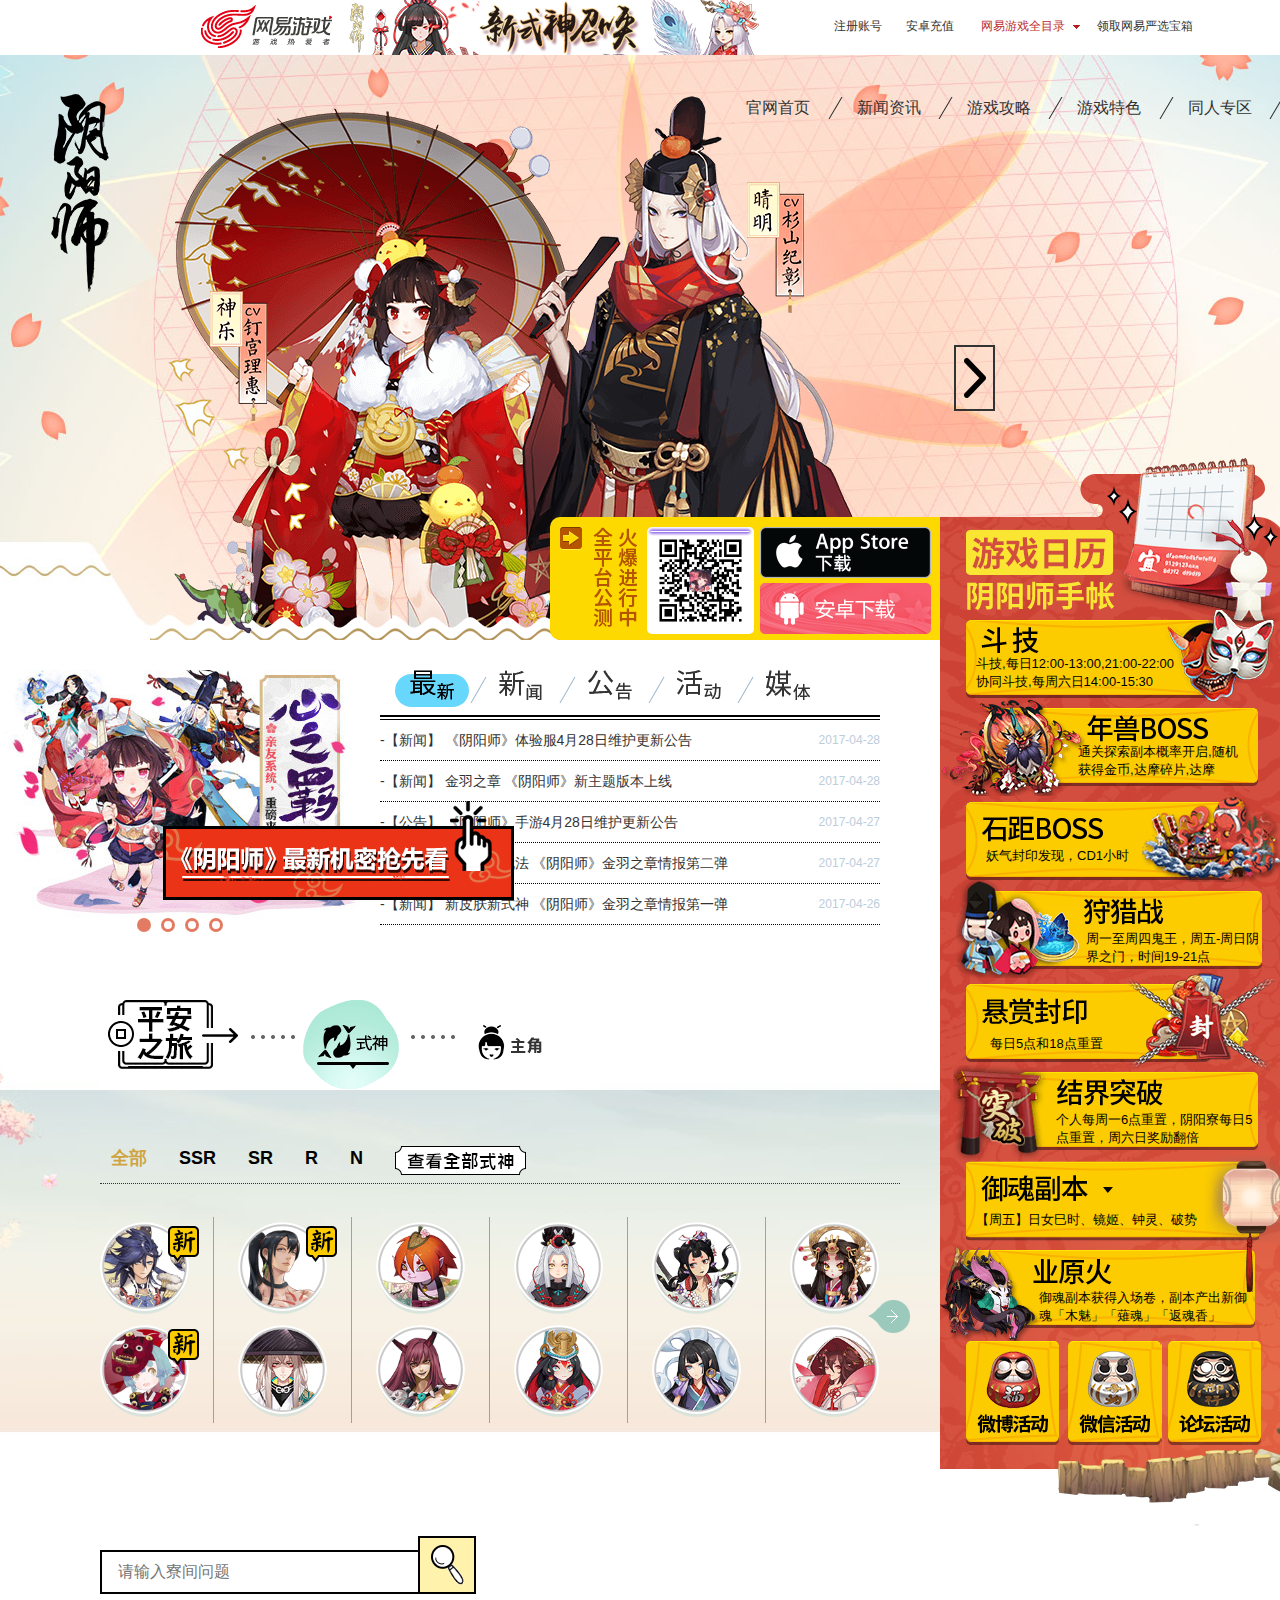
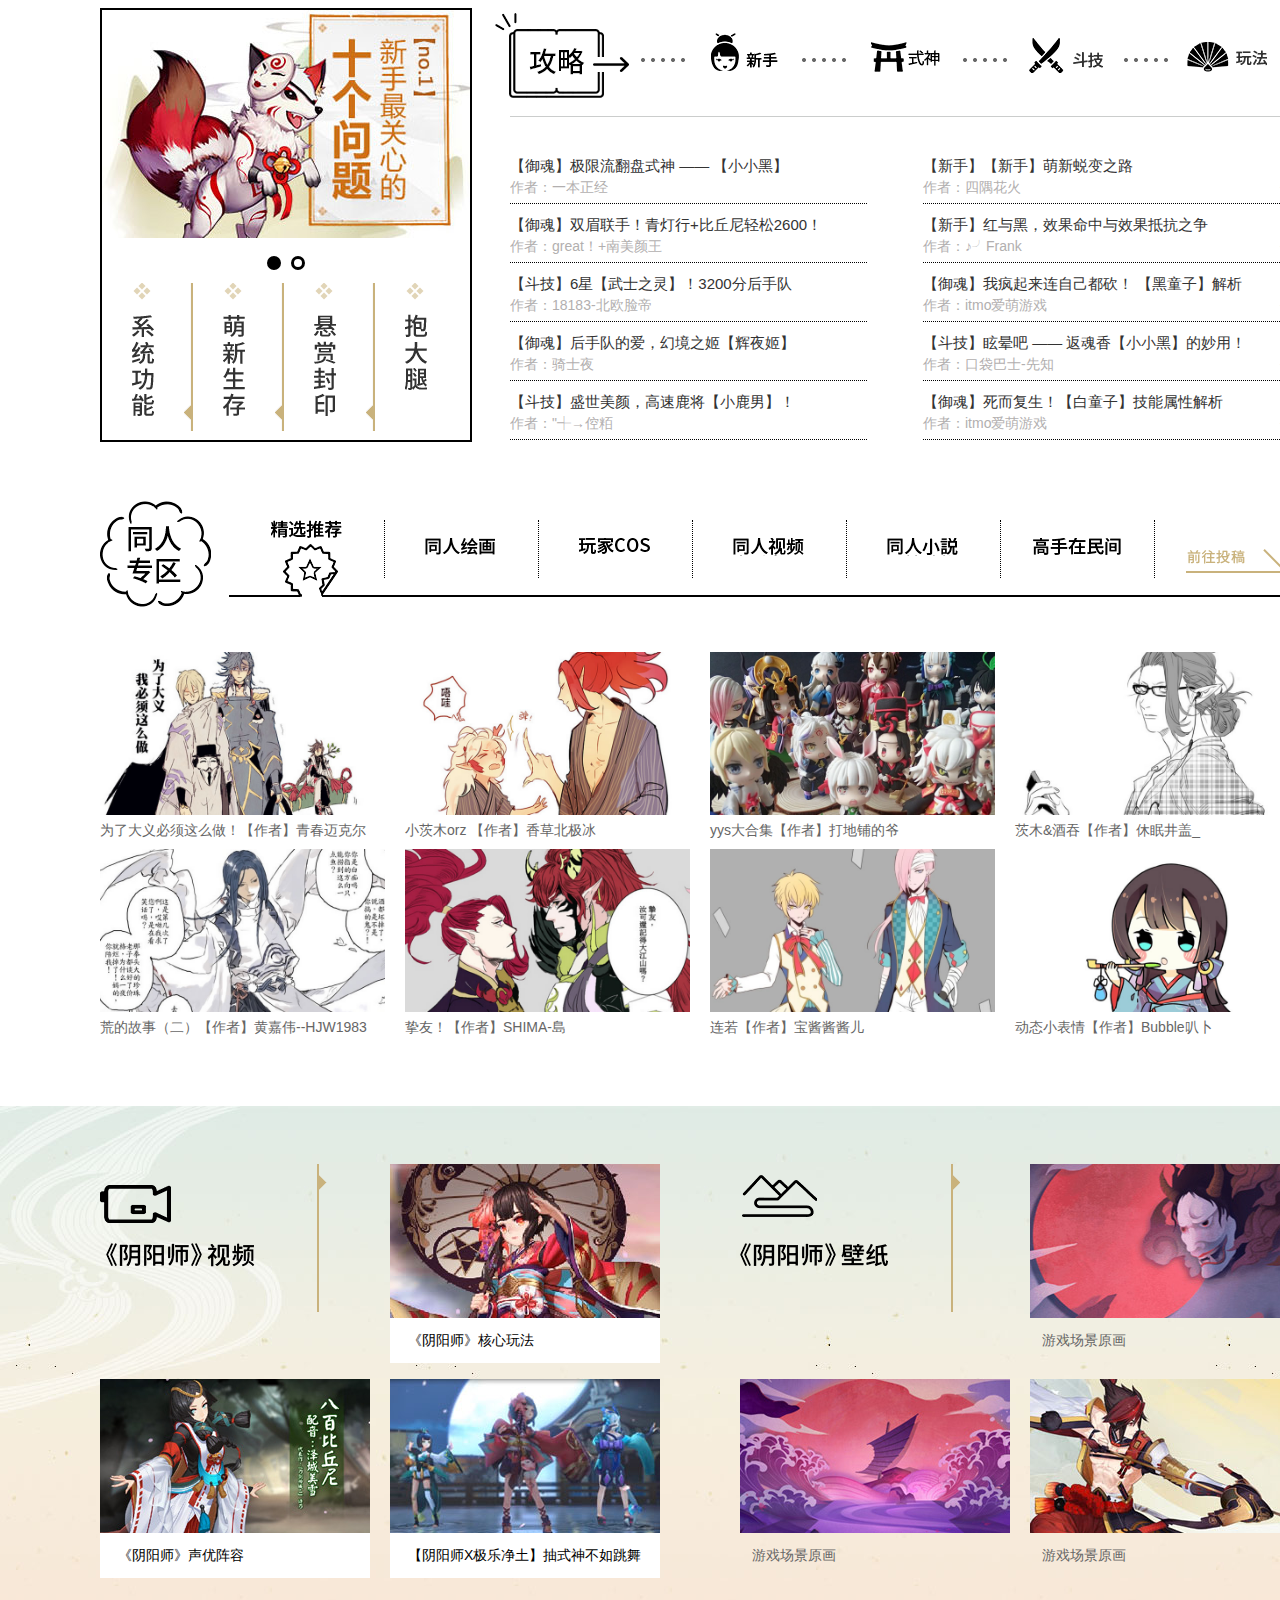
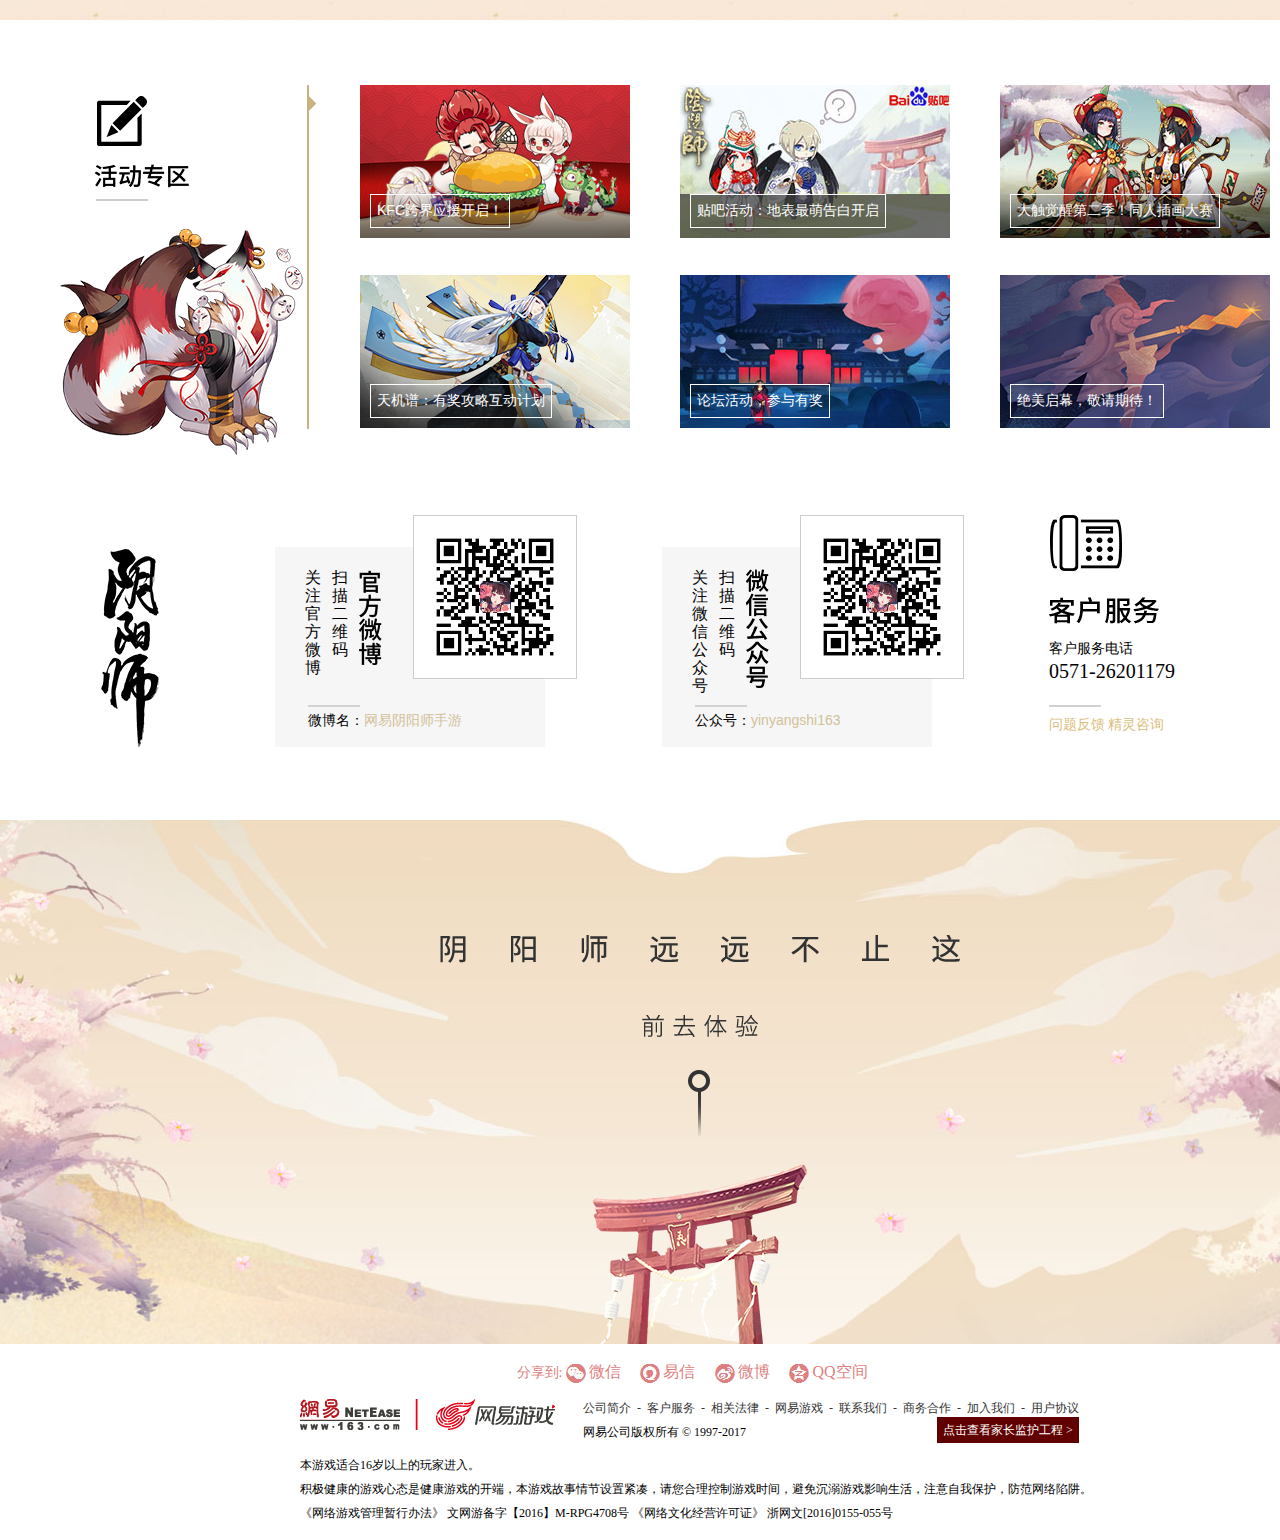
<file: index.html>
<!DOCTYPE html PUBLIC "-//W3C//DTD XHTML 1.0 Transitional//EN" "http://www.w3.org/TR/xhtml1/DTD/xhtml1-transitional.dtd">
<html xmlns="http://www.w3.org/1999/xhtml" xml:lang="en">
<head>
    <meta http-equiv="Content-Type" content="text/html;charset=UTF-8" />
    <title>《阴阳师》手游官网_网易和风匠心巨制，开启唯美奇幻之旅</title>
    <link rel="shortcut icon" type="text/css" href="favicon.ico" />
    <link rel="stylesheet" type="text/css" href="css/base.css" />
    <link rel="stylesheet" type="text/css" href="css/index.css" />
    <script src="js/jquery-1.11.1.min.js" type="text/javascript"></script>
    <script src="js/index.js" type="text/javascript"></script>
</head>
<body>
    <!-- 顶部区域 --> 
    <div class="topbanner">
        <div class="wide">
            <a href="javascript:;" class="top-logo"><img src="images/logo_b5525b7.png" height="44" width="133" alt="" /></a>
            <div class="top-new">
                <span>
                    <img src="images/591e65b45e6027119fcd6abdmUuz2jte.jpg" height="55" width="420" alt=""  id="pic1" />
                </span>
                <a href="javascript:;" class="top-bot">
                    <img src="images/591e65b5143cfacc93d86058pDuk6eTh.jpg" height="250" width="960" alt="" />
                </a>
            </div>
               
            <div class="fr top-right">
                 <ul class="fl">
                    <li><a href="register.html" target="_blank" class="transform">注册账号</a></li>
                    <li><a href="javascript:;" class="transform">安卓充值</a></li>
                    <li class="nmr">
                        <span>
                            网易游戏全目录 
                            <img src="images/03.jpg" height="16" width="16" alt="" />
                        </span>
                        <div class="total">
                            <ul class="one">
                                <li class="item1">客户端游戏</li>
                                <li class="item2">手机游戏</li>
                                <li class="item3">游戏辅助</li>
                            </ul>
                            <ul class="two">
                                <li class="karry">
                                    <p>角色扮演</p>
                                    <a href="javascript:;">
                                        <em>梦幻西游电脑版</em>
                                    </a>
                                    <a href="javascript:;">
                                        <em class="hot">天下3</em>
                                    </a>
                                    <a href="javascript:;">
                                        <em class="hot">大话2经典版</em>
                                    </a>
                                    <a href="javascript:;">
                                        <em class="last-new">天谕</em>
                                    </a>
                                    <a href="javascript:;">大话2免费版</a>
                                    <a href="javascript:;">
                                        <em class="last-new">西楚霸王</em>
                                    </a>
                                    <a href="javascript:;">新大话3经典版</a>
                                    <a href="javascript:;">
                                        <em class="last-new">新倩女幽魂</em>
                                    </a>
                                    <a href="javascript:;">新大话3免费版</a>
                                    <a href="javascript:;">镇魔曲</a>
                                    <a href="javascript:;">大唐无双零</a>
                                    <a href="javascript:;">龙魂时刻</a>
                                    <a href="javascript:;">武魂2</a>
                                    <a href="javascript:;">精灵传说</a>
                                    <a href="javascript:;">斩魂</a>
                                    <a href="javascript:;">新飞飞</a>
                                    <a href="javascript:;">魔兽世界</a>
                                    <a href="javascript:;">暗黑破坏神3</a>

                                    <p>竞技/休闲</p>
                                    <a href="javascript:;">
                                        <em class="last-new">守望先锋</em>
                                    </a>
                                    <a href="javascript:;">
                                        <em class="last-new">突击英雄</em>
                                    </a>
                                    <a href="javascript:;">
                                        <em class="last-new">夺宝联盟</em>
                                    </a>
                                    <a href="javascript:;">
                                        <em class="last-new">无尽战区</em>
                                    </a>
                                    <a href="javascript:;">
                                        <em class="last-new">战意</em>
                                    </a>
                                    <a href="javascript:;">
                                        <em class="last-new">秘境对决</em>
                                    </a>
                                    <a href="javascript:;">风暴英雄</a>
                                    <a href="javascript:;">星际争霸Ⅱ</a>
                                    <a href="javascript:;">英雄三国</a>
                                    <a href="javascript:;">炉石传说</a>
                                </li>
                                <li class="center">
                                    <p>热门推荐</p>
                                    <a href="javascript:;">
                                        <em>梦幻西游手游</em>
                                    </a>
                                    <a href="javascript:;">
                                        <em>大话西游手游</em>
                                    </a>
                                    <a href="javascript:;">
                                        <em>倩女幽魂手游</em>
                                    </a>
                                    <a href="javascript:;">
                                        <em>阴阳师</em>
                                    </a>
                                    <a href="javascript:;">
                                        <em>率土之滨</em>
                                    </a>
                                    <a href="javascript:;">
                                        <em>Raven：掠夺者</em>
                                    </a>
                                    <a href="javascript:;">
                                        <em>大唐无双手游</em>
                                    </a>
                                    <a href="javascript:;">
                                        <em>乱斗西游2</em>
                                    </a>
                                    <a href="javascript:;">
                                        <em>梦幻西游无双版</em>
                                    </a>
                                    <a href="javascript:;">功夫熊猫3手游</a>
                                    <a href="javascript:;">西游神魔决</a>
                                    <a href="javascript:;">时空之刃</a>
                                    <a href="javascript:;">梦想星城</a>
                                    <a href="javascript:;">乖离性百万亚瑟王</a>
                                    <a href="javascript:;">有杀气童话</a>
                                </li>
                                <li class="game">
                                    <p>新品推荐</p>
                                    <div class="list-new">
                                        <div class="long-new">
                                            <a href="javascript:;">
                                                <em>天下手游</em>
                                            </a>
                                            <a href="javascript:;">
                                                <em>Minecraft我的世界</em>
                                            </a>
                                            <a href="javascript:;">
                                                <em>我守护的一切</em>
                                            </a>
                                            <a href="javascript:;">
                                                <em>终结者2官方手游</em>
                                            </a>
                                            <a href="javascript:;">
                                                <em>大话西游热血版</em>
                                            </a>
                                            <a href="javascript:;">
                                                <em>永远的7日之都</em>
                                            </a>
                                            <a href="javascript:;">
                                                <em>坦克世界闪击战</em>
                                            </a>
                                            <a href="javascript:;">
                                                <em>天启联盟</em>
                                            </a>
                                            <a href="javascript:;">
                                                <em>叛逆性百万亚瑟王</em>
                                            </a>
                                            <a href="javascript:;">
                                                <em>秘宝猎人</em>
                                            </a>
                                            <a href="javascript:;">
                                                <em>元气战姬学院</em>
                                            </a>
                                            <a href="javascript:;">
                                                <em>萌王EX</em>
                                            </a>
                                            <a href="javascript:;" class="jc">大航海之路</a>
                                            <a href="javascript:;" class="jc">功夫熊猫官方手游</a>
                                            <a href="javascript:;">
                                                <em class="jc">猫和老鼠官方手游</em></a>
                                        </div>
                                        <div class="short-new">
                                            <a href="javascript:;">
                                                <em>镇魔曲手游</em>
                                            </a>
                                            <a href="javascript:;">
                                                <em>秘境对决</em></a>
                                            <a href="javascript:;">
                                                <em>魔法禁书目录</em>
                                            </a>
                                            <a href="javascript:;">
                                                <em>三少爷的剑</em>
                                            </a>
                                            <a href="javascript:;">
                                                <em>迷雾世界</em>
                                            </a>
                                            <a href="javascript:;">
                                                <em>光明大陆</em>
                                            </a>
                                            <a href="javascript:;">
                                                <em>荆棘王座</em>
                                            </a>
                                            <a href="javascript:;">
                                                <em>重装突击</em>
                                            </a>
                                            <a href="javascript:;">
                                                <em>坦克连</em>
                                            </a>
                                            <a href="javascript:;">
                                                <em>天骄铁骑</em>
                                            </a>
                                            <a href="javascript:;">
                                                <em>无尽战区觉醒</em></a>
                                            <a href="javascript:;" class="jc">劲舞团</a>
                                            <a href="javascript:;" class="jc">貂蝉的移动城堡</a>
                                            <a href="javascript:;" class="jc">小时代官方游戏</a>
                                            <a href="javascript:;" class="jc">妖刀少女异闻录</a>
                                        </div>
                                        <div class="mini-new">
                                            <a href="javascript:;" class="jc">永恒文明</a>
                                            <a href="javascript:;" class="jc">楚留香</a>
                                            <a href="javascript:;" class="jc">魂之幻影</a>
                                            <a href="javascript:;" class="jc">曙光先锋</a>
                                            <a href="javascript:;" class="jc">大唐游仙记</a>
                                            <a href="javascript:;" class="jc">大富翁9</a>
                                            <a href="javascript:;" class="jc">无限战争</a>
                                            <a href="javascript:;" class="jc">陆小凤传奇</a>
                                            <a href="javascript:;" class="jc">狩猎纪元</a>
                                            <a href="javascript:;" class="jc">
                                                <em class="jc">飞刀又见飞刀</em>
                                            </a>
                                            <a href="javascript:;">黑暗启元</a>
                                            <a href="javascript:;">小李飞刀</a>
                                            <a href="javascript:;">伏魔咒</a>
                                            <a href="javascript:;">天下HD</a>
                                            <a href="javascript:;">天下X天下</a>
                                        </div>
                                        <a href="javascript:;" class="top-bar">更多热门手游</a> 
                                    </div>
                                </li>
                                <li class="tonny">
                                    <a href="javascript:;">
                                        <em class="hot">游品味</em>
                                    </a>
                                    <a href="javascript:;">
                                        <em class="hot">网易MuMu</em>
                                    </a>
                                    <a href="javascript:;">网易游戏印象</a>
                                    <a href="javascript:;">网易游戏平台</a>
                                    <a href="javascript:;">
                                        <em class="last-new">游戏论坛app</em>
                                    </a>
                                    <a href="javascript:;">手机将军令</a>
                                    <a href="javascript:;">将军令</a>
                                    <a href="javascript:;">游戏知道</a>
                                    <a href="javascript:;">藏宝阁</a>
                                    <a href="javascript:;">网易CC</a>
                                    <a href="javascript:;">客服中心</a>
                                    <a href="javascript:;">自助百宝箱</a>
                                    <a href="javascript:;">网易uu加速器</a>
                                    <a href="javascript:;" class="topbar-btn">网易游戏</a>
                                </li>
                            </ul> 
                        </div> 
                    </li>
                </ul>
                <div class="fr percent">
                    <ul>
                        <li><a href="javascript:;">领取网易严选宝箱</a></li>
                        <li><a href="javascript:;">安卓充值9.8折</a></li>
                        <li><a href="register.html" target="_blank">领取网易严选宝箱</a></li>
                    </ul>
                </div>
            </div>
        </div>
    </div>
    <!-- /顶部区域 -->

    <!-- 主要区域 -->
<div class="main">
    <div class="top">
        <div class="wid">
                <div class="load fl">
                <p>扫码下载</p>
                <img src="images/qr.png" height="73" alt="" />
                <a href="javascript:;">
                    <span></span>
                    <div>
                        <h1>阴阳师</h1>
                        <h2>网易和风匠心巨制</h2>
                    </div>
                </a>
            </div>
            <ul class="fr index">
                <li>
                    <a href="index.html">官网首页</a>
                    <span class="ggo"></span>
                </li>
                <li>
                    <a href="news.html" target="_blank">新闻资讯</a>
                    <span class="ggo"></span>
                </li>
                <li>
                    <a href="javascript:;">游戏攻略</a>
                    <span class="ggo"></span>
                </li>
                <li>
                    <a href="GameFeatures.html" target="_blank">游戏特色</a>
                    <span class="ggo"></span>
                </li>
                <li>
                    <a href="javascript:;">同人专区 </a>
                    <span class="ggo"></span>
                    <em></em>
                    <div class="nav-tongren">
                        <div class="tongren">
                            <a href="javascript:;" class="play">
                                <div class="toyo">
                                    <span></span>
                                    <u>玩家COS</u> 
                                </div>
                            </a>
                            <a href="javascript:;" class="play">
                                <div class="toyo">
                                    <span class="item2"></span>
                                    <u>同人绘画</u>
                                </div>
                            </a>
                        </div>
                    </div>
                </li>
                <li>
                    <a href="javascript:;">官方渠道</a>
                    <i></i>
                    <div class="nav-tongren">
                        <div class="tongren-bot">
                            <div class="qq-team">
                                <div class="teams">
                                    <div class="lis">204422345（1群）</div>
                                    <div class="lis">586180977（6群）</div>
                                    <div class="lis">540687051（2群）</div>
                                    <div class="lis">477094979（7群）</div>
                                    <div class="lis">546653739（3群）</div>
                                    <div class="lis">239033695（8群）</div>
                                    <div class="lis">546027375（4群）</div>
                                    <div class="lis">478814406（9群）</div>
                                    <div class="lis">344590267（5群）</div>
                                    <div class="lis">478027123（10群）</div>
                                </div>
                                <p>官方QQ群</p>
                            </div>
                            <div class="code">
                                <img src="images/weixin-code_d99aea4.jpg" height="430" width="430" alt="" />
                                <p>官方微信</p>
                            </div>
                            <a href="javascript:;" class="code">
                                <img src="images/weibo-code_2cdebbf.png" height="430" width="430" alt="" />
                                <p>官方微博</p>
                            </a>
                            <a href="javascript:;" class="list-item">
                                <div class="too">
                                     <span></span>
                                    <p>百度贴吧</p>
                                </div>
                            </a>
                            <a href="javascript:;" class="list-item">
                                <div class="too">
                                    <span class="item2"></span>
                                    <p>官方论坛</p>
                                </div>
                            </a>
                        </div>
                    </div>
                </li>
            </ul>
        </div>
    </div>
        
    <div class="main-banner">
         <div class="logo">
             <a href="javascript:;">
                <span>
                    <img src="images/logo_7920691.png" height="199" width="70" alt="" />
                </span>
             </a>
         </div>
        <div class="role">
            <ul>
                <li class="role1">
                  <img src="images/role1_08df229.png" height="537" width="470" alt="" />  
                </li>
                <li class="role2">
                   <img src="images/role2_2b77a63.png" height="544" width="423" alt="" /> 
                </li>
                <li class="role3">
                    <img src="images/role3_f2a6922.png" height="583" width="491" alt="" />
                </li>
                <li class="role4">
                    <img src="images/role4_01edf90.png" height="501" width="503" alt="" />
                </li>
            </ul>
            
            <a href="javascript:;" class="bunny">
                <img src="images/bunny_cc1e937.gif" height="119" width="102" alt="" />
            </a>
            <a href="javascript:;" class="dir">
                <span></span>
            </a>
        </div>
        <div class="bot"></div>
        <div class="download">
                <a href="javascript:;">
                    <span class="dir"></span>
                </a>
                    <span class="hot"></span>
            <div class="code">
                <img src="images/57b280b496dee47507111c56NRN73rVj.png" height="210" width="210" alt="" class="img1" />
                <img src="images/line_f7b07c8.png" height="9" width="106" alt="" class="img2" />
            </div>
                <a href="javascript:;" class="back">
                    <span class="apple">
                        <em></em>
                    </span>
                </a>
                <a href="javascript:;" class="back">
                    <span class="android">
                        <em></em>
                    </span>
                </a>
        </div>
    </div>
    <div class="calendar">
        <div class="ww">
            <span class="item1"></span>
            <a href="javascript:;">
                <span class="item2">
                    <p>斗技,每日12:00-13:00,21:00-22:00 <br />
                        协同斗技,每周六日14:00-15:30
                    </p>
                </span>
            </a>
            <a href="javascript:;">
                <span class="item3">
                    <p>通关探索副本概率开启,随机 <br />
                        获得金币,达摩碎片,达摩
                    </p>
                </span>
            </a>
            <a href="javascript:;">
                <span class="item4">
                    <p>妖气封印发现，CD1小时</p>
                </span>
            </a>
            <a href="javascript:;">
                <span class="item5">
                    <p>周一至周四鬼王，周五-周日阴界之门，时间19-21点</p>
                </span>
            </a>
            <a href="javascript:;">
                <span class="item6">
                    <p>每日5点和18点重置</p>
                </span>
            </a>
            <a href="javascript:;">
                <span class="item7">
                    <p>个人每周一6点重置，阴阳寮每日5点重置，周六日奖励翻倍</p>
                </span>
            </a>
            <a href="javascript:;">
                <span class="item8">
                    <p>【周五】日女巳时、镜姬、钟灵、破势</p>
                    <div class="random">
                       <p>【周五】日女巳时、镜姬、钟灵、破势</p> 
                       <em>【周一】雪幽魂、地藏像、鸣屋、网切</em>
                       <em>【周二】涅槃之火、三味、招财猫、狰</em>
                       <em>【周三】 魍魉之匣、被服、阴摩罗、魅妖</em>
                       <em>【周四】反枕、心眼、树妖、针女</em>
                       <em>【周五】日女巳时、镜姬、钟灵、破势</em>
                       <em>【周六】随机掉落全部御魂</em>
                       <em>【周日】随机掉落全部御魂</em>
                    </div>
                </span>
            </a>
            <a href="javascript:;">
                <span class="item9">
                    <p>御魂副本获得入场卷，副本产出新御魂「木魅」「薙魂」「返魂香」</p>
                </span>
            </a>
            <a href="javascript:;">
                <span class="item10"></span>
            </a>
            <a href="javascript:;">
                <span class="item11"></span>
            </a>
            <a href="javascript:;">
                <span class="item12"></span>
            </a>

        </div>
    </div>
</div>
    <!-- /主要区域 -->

    <!-- 消息区域 -->
<div class="new">
    <div class="update">
        <div class="friend fl">
            <div class="friend-in">
                <ul>
                    <li>
                        <a href="javascript:;"><img src="images/58e6235b5e602761efde642cdtyro4MO.jpg" height="270" width="360" alt="" /></a>
                    </li>
                    <li>
                        <a href="javascript:;"><img src="images/58cb558e96dee4d09941484dvkWSgW60.jpg" height="270" width="360" alt="" /></a>
                    </li>
                    <li>
                        <a href="javascript:;"><img src="images/58b8cde296dee4ca5022d102ziyuNl4I.jpg" height="270" width="360" alt="" /></a>
                    </li>
                    <li>
                        <a href="javascript:;"><img src="images/58df0d835e60273f204c25bfZBGApwec.jpg" height="270" width="360" alt="" /></a>
                    </li>
                     <li>
                        <a href="javascript:;"><img src="images/58e6235b5e602761efde642cdtyro4MO.jpg" height="270" width="360" alt="" /></a>
                    </li>
                </ul> 
                 <ol>
                    <li class="current"></li>
                    <li></li>
                    <li></li>
                    <li></li>
                </ol>  
            </div>   
        </div>
        <div class=" messages fr">
            <div class="up">
                <ul>
                    <li>
                        <a href="javascript:;">
                            <span></span>
                            <em class="current"></em>
                            <i></i>
                        </a>
                    </li>
                    <li>
                         <a href="javascript:;">
                            <span class="item2"></span>
                            <em></em>
                            <i></i>
                        </a>
                    </li>
                    <li>
                         <a href="javascript:;">
                            <span  class="item3"></span>
                            <em></em>
                            <i></i>
                        </a>
                    </li>
                    <li>
                        <a href="javascript:;">
                            <span class="item4"></span>
                            <em></em>
                            <i></i>
                        </a>
                    </li>
                    <li>
                         <a href="javascript:;">
                            <span class="item5"></span>
                            <em></em>
                        </a>
                    </li>
                </ul>
            </div>
            <div class="bottom">
                <div class="bottom-in">
                    <ul>
                        <li>
                            <a href="javascript:;">-【新闻】 《阴阳师》体验服4月28日维护更新公告</a> <span>2017-04-28</span>
                        </li>
                        <li>
                            <a href="javascript:;">-【新闻】 金羽之章 《阴阳师》新主题版本上线</a><span>2017-04-28</span>
                        </li>
                        <li>
                            <a href="javascript:;">-【公告】 《阴阳师》手游4月28日维护更新公告</a> <span>2017-04-27</span>
                        </li>
                        <li>
                            <a href="javascript:;">-【新闻】 新剧情新玩法 《阴阳师》金羽之章情报第二弹</a> <span>2017-04-27</span>
                        </li>
                        <li>
                            <a href="javascript:;">-【新闻】 新皮肤新式神 《阴阳师》金羽之章情报第一弹</a> <span>2017-04-26</span>
                        </li>
                    </ul>
                     <ul>
                        <li>
                            <a href="javascript:;">-【新闻】 《阴阳师》体验服4月28日维护更新公告</a> <span>2017-04-28</span>
                        </li>
                        <li>
                            <a href="javascript:;">-【新闻】 金羽之章 《阴阳师》新主题版本上线</a><span>2017-04-28</span>
                        </li>
                        <li>
                            <a href="javascript:;">-【新闻】 新剧情新玩法 《阴阳师》金羽之章情报第二弹</a> <span>2017-04-27</span>
                        </li>
                        <li>
                            <a href="javascript:;">-【新闻】 新皮肤新式神 《阴阳师》金羽之章情报第一弹</a> <span>2017-04-26</span>
                        </li>
                        <li>
                            <a href="javascript:;">-【新闻】 浮妖百态 《阴阳师》式神设计大赛开启</a> <span>2017-04-25</span>
                        </li>
                    </ul>
                    <ul>
                        <li>
                            <a href="javascript:;">-【公告】 《阴阳师》手游4月28日维护更新公告</a> <span>2017-04-28</span>
                        </li>
                        <li>
                            <a href="javascript:;">-【公告】 《阴阳师》手游4月21日维护更新公告</a><span>2017-04-21</span>
                        </li>
                        <li>
                            <a href="javascript:;">-【公告】 关于第一期周边商城的发货情况说明</a> <span>2017-04-20</span>
                        </li>
                        <li>
                            <a href="javascript:;">-【公告】 《阴阳师》手游4月19日图库维护公告</a> <span>2017-04-17</span>
                        </li>
                        <li>
                            <a href="javascript:;">-【公告】 新区开服公告</a> <span>2017-04-15</span>
                        </li>
                    </ul>
                    <ul>
                        <li>
                            <a href="javascript:;">-【活动】 "舔瓶我崽"，跨界表白，揭盖召唤果味崽</a> <span>2017-04-25</span>
                        </li>
                        <li>
                            <a href="javascript:;">-【活动】 "浮妖百态"《阴阳师》式神设计大赛，邀你画崽！</a><span>2017-04-21</span>
                        </li>
                        <li>
                            <a href="javascript:;">-【活动】 KFC跨界应援！炸鸡可乐与式神召唤</a> <span>2017-04-01</span>
                        </li>
                        <li>
                            <a href="javascript:;">-【活动】 地表最萌告白——来自萤草的一封信</a> <span>2017-03-09</span>
                        </li>
                        <li>
                            <a href="javascript:;">-【活动】 新服集结，阴阳寮入境预检开启！提前领个崽儿回家~</a> <span>2017-03-06</span>
                        </li>
                    </ul>
                    <ul>
                        <li>
                            <a href="javascript:;">-【媒体】 AppSo2016 《阴阳师》登年度榜单</a> <span>2017-01-20</span>
                        </li>
                        <li>
                            <a href="javascript:;">-【媒体】 【17173】我的领导是个极品 他为抽SSR去了晴明神社</a><span>2017-01-17</span>
                        </li>
                        <li>
                            <a href="javascript:;">-【媒体】 【17173】没想到你是这样的姑获鸟 一个SR为何有SSR的实力？</a> <span>2017-01-01</span>
                        </li>
                        <li>
                            <a href="javascript:;">-【媒体】 【18183】阴阳师协同斗技登顶阵容:无拉条无控制</a> <span>2016-12-30</span>
                        </li>
                        <li>
                            <a href="javascript:;">-【媒体】 【爱玩】像我这么能打的只有两个！阴阳师那些沉迷输出的治疗</a> <span>2016-12-29</span>
                        </li>
                    </ul>
                </div>
            </div>
        </div>
    </div>
</div>
    <!-- /消息区域 -->

    <!-- 角色区域 -->
<div class="person">
    <div class="w">
        <div class="tour">
            <ul>
                <li><p></p></li>
                <li class="circle"></li>
                <li>
                    <a href="javascript:;"  class="on"  id="onchange">
                        <span></span>
                        <em></em>
                    </a>
                </li>
                <li class="circle"></li>
                <li>
                    <a href="javascript:;"  id="change">
                        <span></span>
                        <em class="item2"></em>
                    </a>
                    
                </li>
            </ul>
        </div>
    </div>
    <div class="w">
        <div class="center current">
            <div class="top">
                <ul class="fl">
                    <li class="current">全部</li>
                    <li>SSR</li>
                    <li>SR</li>
                    <li>R</li>
                    <li>N</li>
                </ul>
                <div class="fl">
                    <a href="javascript:;"><i></i></a>
                </div>
            </div>
            <div class="bottom">
                <div class="long">
                    <div class="show">
                        <u>
                            <ul>
                                <li class="nml">
                                   <a href="javascript:;">
                                       <img src="images/283.png" height="83" width="83" alt="" />
                                       <i></i>
                                       <span>
                                            <em><br />荒</em>
                                       </span>
                                   </a>
                                </li>
                                <li>
                                    <a href="javascript:;">
                                       <img src="images/275.png" height="83" width="83" alt="" />
                                       <i></i>
                                        <span>
                                           <em>万年竹</em>
                                       </span>
                                    </a>
                                </li>
                                <li>
                                    <a href="javascript:;">
                                       <img src="images/274.png" height="83" width="83" alt="" /> 
                                        <span>
                                           <em>古笼火</em>
                                       </span>
                                    </a>
                                </li>
                                <li>
                                    <a href="javascript:;">
                                       <img src="images/277.png" height="83" width="83" alt="" />
                                        <span>
                                           <em>黑童子</em>
                                       </span> 
                                    </a>
                                </li>
                                <li>
                                    <a href="javascript:;">
                                       <img src="images/279.png" height="83" width="83" alt="" />
                                        <span>
                                           <em>花鸟卷</em>
                                       </span> 
                                    </a>
                                </li>
                                <li class="nbr">
                                    <a href="javascript:;">
                                       <img src="images/280.png" height="83" width="83" alt="" />
                                        <span>
                                           <em>辉夜姬</em>
                                       </span> 
                                    </a>
                                </li>
                                <li class="nml">
                                    <a href="javascript:;">
                                       <img src="images/282.png" height="83" width="83" alt="" />
                                        <span>
                                           <em>金鱼姬</em>
                                       </span> 
                                       <i></i>
                                    </a>
                                </li>
                                <li>
                                    <a href="javascript:;">
                                       <img src="images/273.png" height="83" width="83" alt="" />
                                        <span>
                                           <em>青坊主</em>
                                       </span> 
                                    </a>
                                </li>
                                <li>
                                    <a href="javascript:;">
                                       <img src="images/276.png" height="83" width="83" alt="" />
                                        <span>
                                           <em><br />夜叉</em>
                                       </span> 
                                    </a>
                                </li>
                                <li>
                                    <a href="javascript:;">
                                       <img src="images/278.png" height="83" width="83" alt="" />
                                        <span>
                                           <em>白童子</em>
                                       </span> 
                                    </a>
                                </li>
                                <li>
                                    <a href="javascript:;">
                                       <img src="images/281.png" height="83" width="83" alt="" />
                                        <span>
                                           <em>烟烟罗</em>
                                       </span> 
                                    </a>
                                </li>
                                <li class="nbr">
                                    <a href="javascript:;">
                                       <img src="images/200.png" height="83" width="83" alt="" />
                                        <span>
                                           <em>桃花妖</em>
                                       </span> 
                                   </a>
                                </li>
                            </ul>
                            <ul>
                                <li class="nml">
                                   <a href="javascript:;">
                                       <img src="images/201.png" height="83" width="83" alt="" />
                                       <span>
                                           <em><br />雪女</em>
                                       </span>
                                   </a>
                                </li>
                                <li>
                                    <a href="javascript:;">
                                       <img src="images/203.png" height="83" width="83" alt="" />
                                        <span>
                                           <em>灯笼鬼</em>
                                       </span>
                                    </a>
                                </li>
                                <li>
                                    <a href="javascript:;">
                                       <img src="images/206.png" height="83" width="83" alt="" /> 
                                        <span>
                                           <em>鲤鱼精</em>
                                       </span>
                                    </a>
                                </li>
                                <li>
                                    <a href="javascript:;">
                                       <img src="images/208.png" height="83" width="83" alt="" />
                                        <span>
                                           <em><br />狸猫</em>
                                       </span> 
                                    </a>
                                </li>
                                <li>
                                    <a href="javascript:;">
                                       <img src="images/210.png" height="83" width="83" alt="" />
                                        <span>
                                           <em>鬼使白</em>
                                       </span> 
                                    </a>
                                </li>
                                <li class="nbr">
                                    <a href="javascript:;">
                                       <img src="images/212.png" height="83" width="83" alt="" />
                                        <span>
                                           <em><br />童男</em>
                                       </span> 
                                    </a>
                                </li>
                                <li class="nml">
                                    <a href="javascript:;">
                                       <img src="images/202.png" height="83" width="83" alt="" />
                                        <span>
                                           <em>三尾狐</em>
                                       </span> 
                                    </a>
                                </li>
                                <li>
                                    <a href="javascript:;">
                                       <img src="images/205.png" height="83" width="83" alt="" />
                                        <span>
                                           <em>座敖童子</em>
                                       </span> 
                                    </a>
                                </li>
                                <li>
                                    <a href="javascript:;">
                                       <img src="images/207.png" height="83" width="83" alt="" />
                                        <span>
                                           <em>九命猫</em>
                                       </span> 
                                    </a>
                                </li>
                                <li>
                                    <a href="javascript:;">
                                       <img src="images/209.png" height="83" width="83" alt="" />
                                        <span>
                                           <em><br />河童</em>
                                       </span> 
                                    </a>
                                </li>
                                <li>
                                    <a href="javascript:;">
                                       <img src="images/211.png" height="83" width="83" alt="" />
                                        <span>
                                           <em>鬼使黑</em>
                                       </span> 
                                    </a>
                                </li>
                                <li class="nbr">
                                    <a href="javascript:;">
                                       <img src="images/213.png" height="83" width="83" alt="" />
                                        <span>
                                           <em><br />童女</em>
                                       </span> 
                                   </a>
                                </li>
                            </ul>
                            <ul>
                                <li class="nml">
                                   <a href="javascript:;">
                                       <img src="images/214.png" height="83" width="83" alt="" />
                                       <span>
                                           <em><br />饿鬼</em>
                                       </span>
                                   </a>
                                </li>
                                <li>
                                    <a href="javascript:;">
                                       <img src="images/216.png" height="83" width="83" alt="" />
                                        <span>
                                           <em>巫蛊师</em>
                                       </span>
                                    </a>
                                </li>
                                <li>
                                    <a href="javascript:;">
                                       <img src="images/218.png" height="83" width="83" alt="" /> 
                                        <span>
                                           <em>鸦天狗</em>
                                       </span>
                                    </a>
                                </li>
                                <li>
                                    <a href="javascript:;">
                                       <img src="images/220.png" height="83" width="83" alt="" />
                                        <span>
                                           <em><br />犬神</em>
                                       </span> 
                                    </a>
                                </li>
                                <li>
                                    <a href="javascript:;">
                                       <img src="images/222.png" height="83" width="83" alt="" />
                                        <span>
                                           <em>武士之灵</em>
                                       </span> 
                                    </a>
                                </li>
                                <li class="nbr">
                                    <a href="javascript:;">
                                       <img src="images/224.png" height="83" width="83" alt="" />
                                        <span>
                                           <em><br />雨女</em>
                                       </span> 
                                    </a>
                                </li>
                                <li class="nml">
                                    <a href="javascript:;">
                                       <img src="images/215.png" height="83" width="83" alt="" />
                                        <span>
                                           <em><br />孟婆</em>
                                       </span> 
                                    </a>
                                </li>
                                <li>
                                    <a href="javascript:;">
                                       <img src="images/217.png" height="83" width="83" alt="" />
                                        <span>
                                           <em>大天狗</em>
                                       </span> 
                                    </a>
                                </li>
                                <li>
                                    <a href="javascript:;">
                                       <img src="images/219.png" height="83" width="83" alt="" />
                                        <span>
                                           <em>酒吞童子</em>
                                       </span> 
                                    </a>
                                </li>
                                <li>
                                    <a href="javascript:;">
                                       <img src="images/221.png" height="83" width="83" alt="" />
                                        <span>
                                           <em>食发鬼</em>
                                       </span> 
                                    </a>
                                </li>
                                <li>
                                    <a href="javascript:;">
                                       <img src="images/223.png" height="83" width="83" alt="" />
                                        <span>
                                           <em><br />骨女</em>
                                       </span> 
                                    </a>
                                </li>
                                <li class="nbr">
                                    <a href="javascript:;">
                                       <img src="images/225.png" height="83" width="83" alt="" />
                                        <span>
                                           <em>跳跳弟弟</em>
                                       </span> 
                                   </a>
                                </li>
                            </ul>
                            <ul>
                                <li class="nml">
                                   <a href="javascript:;">
                                       <img src="images/226.png" height="83" width="83" alt="" />
                                       <span>
                                           <em>跳跳妹妹</em>
                                       </span>
                                   </a>
                                </li>
                                <li>
                                    <a href="javascript:;">
                                       <img src="images/228.png" height="83" width="83" alt="" />
                                        <span>
                                           <em>丑时之女</em>
                                       </span>
                                    </a>
                                </li>
                                <li>
                                    <a href="javascript:;">
                                       <img src="images/231.png" height="83" width="83" alt="" /> 
                                        <span>
                                           <em>女鬼红叶</em>
                                       </span>
                                    </a>
                                </li>
                                <li>
                                    <a href="javascript:;">
                                       <img src="images/233.png" height="83" width="83" alt="" />
                                        <span>
                                           <em>跳跳哥哥</em>
                                       </span> 
                                    </a>
                                </li>
                                <li>
                                    <a href="javascript:;">
                                       <img src="images/236.png" height="83" width="83" alt="" />
                                        <span>
                                           <em><br />管狐</em>
                                       </span> 
                                    </a>
                                </li>
                                <li class="nbr">
                                    <a href="javascript:;">
                                       <img src="images/238.png" height="83" width="83" alt="" />
                                        <span>
                                           <em><br />莹草</em>
                                       </span> 
                                    </a>
                                </li>
                                <li class="nml">
                                    <a href="javascript:;">
                                       <img src="images/227.png" height="83" width="83" alt="" />
                                        <span>
                                           <em><br />兵俑</em>
                                       </span> 
                                    </a>
                                </li>
                                <li>
                                    <a href="javascript:;">
                                       <img src="images/230.png" height="83" width="83" alt="" />
                                        <span>
                                           <em>独眼小僧</em>
                                       </span> 
                                    </a>
                                </li>
                                <li>
                                    <a href="javascript:;">
                                       <img src="images/232.png" height="83" width="83" alt="" />
                                        <span>
                                           <em><br />铁鼠</em>
                                       </span> 
                                    </a>
                                </li>
                                <li>
                                    <a href="javascript:;">
                                       <img src="images/234.png" height="83" width="83" alt="" />
                                        <span>
                                           <em><br />椒图</em>
                                       </span> 
                                    </a>
                                </li>
                                <li>
                                    <a href="javascript:;">
                                       <img src="images/237.png" height="83" width="83" alt="" />
                                        <span>
                                           <em><br />山兔</em>
                                       </span> 
                                    </a>
                                </li>
                                <li class="nbr">
                                    <a href="javascript:;">
                                       <img src="images/241.png" height="83" width="83" alt="" />
                                        <span>
                                           <em>蝴蝶精</em>
                                       </span> 
                                   </a>
                                </li>
                            </ul>
                            <ul>
                                <li class="nml">
                                   <a href="javascript:;">
                                       <img src="images/242.png" height="83" width="83" alt="" />
                                       <span>
                                           <em>傀儡师</em>
                                       </span>
                                   </a>
                                </li>
                                <li>
                                    <a href="javascript:;">
                                       <img src="images/244.png" height="83" width="83" alt="" />
                                        <span>
                                           <em><br />首无</em>
                                       </span>
                                    </a>
                                </li>
                                <li>
                                    <a href="javascript:;">
                                       <img src="images/246.png" height="83" width="83" alt="" /> 
                                        <span>
                                           <em><br />赤舌</em>
                                       </span>
                                    </a>
                                </li>
                                <li>
                                    <a href="javascript:;">
                                       <img src="images/248.png" height="83" width="83" alt="" />
                                        <span>
                                           <em>荒川之主</em>
                                       </span> 
                                    </a>
                                </li>
                                <li>
                                    <a href="javascript:;">
                                       <img src="images/250.png" height="83" width="83" alt="" />
                                        <span>
                                           <em>青蛙瓷器</em>
                                       </span> 
                                    </a>
                                </li>
                                <li class="nbr">
                                    <a href="javascript:;">
                                       <img src="images/252.png" height="83" width="83" alt="" />
                                        <span>
                                           <em>凤凰火</em>
                                       </span> 
                                    </a>
                                </li>
                                <li class="nml">
                                    <a href="javascript:;">
                                       <img src="images/243.png" height="83" width="83" alt="" />
                                        <span>
                                           <em><br />山童</em>
                                       </span> 
                                    </a>
                                </li>
                                <li>
                                    <a href="javascript:;">
                                       <img src="images/245.png" height="83" width="83" alt="" />
                                        <span>
                                           <em>提灯小僧</em>
                                       </span> 
                                    </a>
                                </li>
                                <li>
                                    <a href="javascript:;">
                                       <img src="images/247.png" height="83" width="83" alt="" />
                                        <span>
                                           <em>海坊主</em>
                                       </span> 
                                    </a>
                                </li>
                                <li>
                                    <a href="javascript:;">
                                       <img src="images/249.png" height="83" width="83" alt="" />
                                        <span>
                                           <em><br />觉</em>
                                       </span> 
                                    </a>
                                </li>
                                <li>
                                    <a href="javascript:;">
                                       <img src="images/251.png" height="83" width="83" alt="" />
                                        <span>
                                           <em><br />判官</em>
                                       </span> 
                                    </a>
                                </li>
                                <li class="nbr">
                                    <a href="javascript:;">
                                       <img src="images/253.png" height="83" width="83" alt="" />
                                        <span>
                                           <em>吸血姬</em>
                                       </span> 
                                   </a>
                                </li>
                            </ul>
                            <ul>
                                <li class="nml">
                                   <a href="javascript:;">
                                       <img src="images/266.png" height="83" width="83" alt="" />
                                       <span>
                                           <em>青行灯</em>
                                       </span>
                                   </a>
                                </li>
                                <li>
                                    <a href="javascript:;">
                                       <img src="images/268.png" height="83" width="83" alt="" />
                                        <span>
                                           <em>惠比寿</em>
                                       </span>
                                    </a>
                                </li>
                                <li>
                                    <a href="javascript:;">
                                       <img src="images/270.png" height="83" width="83" alt="" /> 
                                        <span>
                                           <em>络新妇</em>
                                       </span>
                                    </a>
                                </li>
                                <li>
                                    <a href="javascript:;">
                                       <img src="images/401.png" height="83" width="83" alt="" />
                                        <span>
                                           <em>寄生魂</em>
                                       </span> 
                                    </a>
                                </li>
                                <li>
                                    <a href="javascript:;">
                                       <img src="images/404.png" height="83" width="83" alt="" />
                                        <span>
                                           <em>天邪鬼绿</em>
                                       </span> 
                                    </a>
                                </li>
                                <li class="nbr">
                                    <a href="javascript:;">
                                       <img src="images/406.png" height="83" width="83" alt="" />
                                        <span>
                                           <em>天邪鬼黄</em>
                                       </span> 
                                    </a>
                                </li>
                                <li class="nml">
                                    <a href="javascript:;">
                                       <img src="images/267.png" height="83" width="83" alt="" />
                                        <span>
                                           <em>樱花妖</em>
                                       </span> 
                                    </a>
                                </li>
                                <li>
                                    <a href="javascript:;">
                                       <img src="images/269.png" height="83" width="83" alt="" />
                                        <span>
                                           <em>妖刀姬</em>
                                       </span> 
                                    </a>
                                </li>
                                <li>
                                    <a href="javascript:;">
                                       <img src="images/400.png" height="83" width="83" alt="" />
                                        <span>
                                           <em>盗墓小鬼</em>
                                       </span> 
                                    </a>
                                </li>
                                <li>
                                    <a href="javascript:;">
                                       <img src="images/403.png" height="83" width="83" alt="" />
                                        <span>
                                           <em>唐纸伞妖</em>
                                       </span> 
                                    </a>
                                </li>
                                <li>
                                    <a href="javascript:;">
                                       <img src="images/405.png" height="83" width="83" alt="" />
                                        <span>
                                           <em>天邪鬼赤</em>
                                       </span> 
                                    </a>
                                </li>
                                <li class="nbr">
                                    <a href="javascript:;">
                                       <img src="images/407.png" height="83" width="83" alt="" />
                                        <span>
                                           <em>天邪鬼青</em>
                                       </span> 
                                   </a>
                                </li>
                            </ul>
                            <ul>
                                <li>
                                    <a href="javascript:;">
                                       <img src="images/408.png" height="83" width="83" alt="" />
                                        <span>
                                           <em><br />帚神</em>
                                       </span> 
                                    </a>
                                </li>
                                <li>
                                    <a href="javascript:;">
                                       <img src="images/272.png" height="83" width="83" alt="" />
                                        <span>
                                           <em>一目连</em>
                                       </span> 
                                    </a>
                                </li>
                                <li class="nbr"></li>
                                <li class="nbr"></li>
                                <li class="nbr"></li>
                                <li>
                                    <a href="javascript:;">
                                       <img src="images/409.png" height="83" width="83" alt="" />
                                        <span>
                                           <em><br />涂壁</em>
                                       </span> 
                                    </a>
                                </li>
                                <li>
                                    <a href="javascript:;">
                                       <img src="images/271.png" height="83" width="83" alt="" />
                                        <span>
                                           <em><br />般若</em>
                                       </span> 
                                   </a>
                                </li>
                            </ul>  
                        </u>
                    </div>
                    <div>
                        <ul>
                            <li class="nml">
                               <a href="javascript:;">
                                   <img src="images/283.png" height="83" width="83" alt="" />
                                   <i></i>
                                    <span>
                                        <em><br />荒</em>
                                    </span>
                               </a>
                            </li>
                            <li>
                                <a href="javascript:;">
                                    <img src="images/280.png" height="83" width="83" alt="" />
                                    <span>
                                        <em>辉夜姬</em>
                                    </span>
                                </a>
                            </li>
                            <li>
                                <a href="javascript:;">
                                   <img src="images/219.png" height="83" width="83" alt="" />
                                    <span>
                                        <em>酒吞童子</em>
                                    </span>
                                </a>
                            </li>
                            <li>
                                <a href="javascript:;">
                                   <img src="images/255.png" height="83" width="83" alt="" />
                                    <span>
                                        <em><br />阎魔</em>
                                    </span>
                                </a>
                            </li>
                            <li>
                                <a href="javascript:;">
                                   <img src="images/259.png" height="83" width="83" alt="" />
                                    <span>
                                        <em>小鹿男</em>
                                    </span>
                                </a>
                            </li>
                            <li class="nbr">
                                <a href="javascript:;">
                                   <img src="images/266.png" height="83" width="83" alt="" />
                                    <span>
                                        <em>青行灯</em>
                                    </span>
                                </a>
                            </li>
                            <li class="nml">
                                <a href="javascript:;">
                                   <img src="images/279.png" height="83" width="83" alt="" />
                                    <span>
                                        <em>花鸟卷</em>
                                    </span>
                                </a>
                            </li>
                            <li>
                                <a href="javascript:;">
                                   <img src="images/217.png" height="83" width="83" alt="" />
                                    <span>
                                        <em>大天狗</em>
                                    </span>
                                </a>
                            </li>
                            <li>
                                <a href="javascript:;">
                                   <img src="images/248.png" height="83" width="83" alt="" />
                                    <span>
                                        <em>荒川之主</em>
                                    </span>
                                </a>
                            </li>
                            <li>
                                <a href="javascript:;">
                                   <img src="images/258.png" height="83" width="83" alt="" />
                                    <span>
                                           <em>两面佛</em>
                                       </span>
                                </a>
                            </li>
                            <li>
                                <a href="javascript:;">
                                   <img src="images/265.png" height="83" width="83" alt="" />
                                    <span>
                                           <em>茨木童子</em>
                                       </span>
                                </a>
                            </li>
                            <li class="nbr">
                                <a href="javascript:;">
                                   <img src="images/269.png" height="83" width="83" alt="" />
                                    <span>
                                           <em>妖刀姬</em>
                                       </span>
                               </a>
                            </li>
                        </ul>
                    </div>
                    <div>
                        <ul>
                            <li class="nml">
                                <a href="javascript:;">
                                   <img src="images/282.png" height="83" width="83" alt="" />
                                   <i></i>
                                   <span>
                                        <em>金鱼姬</em>
                                    </span>
                                </a>
                            </li>
                            <li>
                                <a href="javascript:;">
                                   <img src="images/273.png" height="83" width="83" alt="" />
                                   <span>
                                        <em>青坊主</em>
                                    </span>
                                </a>
                            </li>
                            <li>
                                <a href="javascript:;">
                                   <img src="images/277.png" height="83" width="83" alt="" />
                                   <span>
                                        <em>黑童子</em>
                                    </span>
                                </a>
                            </li>
                            <li>
                                <a href="javascript:;">
                                   <img src="images/281.png" height="83" width="83" alt="" />
                                   <span>
                                        <em>烟烟罗</em>
                                    </span>
                                </a>
                            </li>
                            <li>
                                <a href="javascript:;">
                                   <img src="images/201.png" height="83" width="83" alt="" />
                                   <span>
                                        <em><br />雪女</em>
                                    </span>
                                </a>
                            </li>
                            <li class="nbr">
                                <a href="javascript:;">
                                   <img src="images/211.png" height="83" width="83" alt="" />
                                   <span>
                                        <em>鬼使黑</em>
                                    </span>
                                </a>
                            </li>
                            <li class="nml">
                                <a href="javascript:;">
                                   <img src="images/275.png" height="83" width="83" alt="" />
                                   <span>
                                        <em>万年竹</em>
                                    </span>
                                </a>
                            </li>
                            <li>
                                <a href="javascript:;">
                                   <img src="images/276.png" height="83" width="83" alt="" />
                                   <span>
                                        <em><br />夜叉</em>
                                    </span>
                                </a>
                            </li>
                            <li>
                                <a href="javascript:;">
                                   <img src="images/278.png" height="83" width="83" alt="" />
                                   <span>
                                        <em>白童子</em>
                                    </span>
                                </a>
                            </li>
                            <li>
                                <a href="javascript:;">
                                   <img src="images/200.png" height="83" width="83" alt="" />
                                   <span>
                                        <em>桃花妖</em>
                                    </span>
                                </a>
                            </li>
                            <li>
                                <a href="javascript:;">
                                   <img src="images/210.png" height="83" width="83" alt="" />
                                   <span>
                                        <em>鬼使白</em>
                                    </span>
                                </a>
                            </li>
                            <li class="nbr">
                                <a href="javascript:;">
                                   <img src="images/215.png" height="83" width="83" alt="" />
                                   <span>
                                        <em><br />孟婆</em>
                                    </span>
                                </a>
                            </li>
                        </ul> 
                    </div>
                    <div>
                        <ul>
                            <li class="nml">
                                <a href="javascript:;">
                                   <img src="images/274.png" height="83" width="83" alt="" />
                                   <span>
                                        <em>古笼火</em>
                                    </span>
                                </a>
                            </li>
                            <li>
                                <a href="javascript:;">
                                   <img src="images/205.png" height="83" width="83" alt="" />
                                   <span>
                                        <em>座敷童子</em>
                                    </span>
                                </a>
                            </li>
                            <li>
                                <a href="javascript:;">
                                   <img src="images/207.png" height="83" width="83" alt="" />
                                   <span>
                                        <em>九命猫</em>
                                    </span>
                                </a>
                            </li>
                            <li>
                                <a href="javascript:;">
                                   <img src="images/209.png" height="83" width="83" alt="" />
                                   <span>
                                        <em><br />河童</em>
                                    </span>
                                </a>
                            </li>
                            <li>
                                <a href="javascript:;">
                                   <img src="images/213.png" height="83" width="83" alt="" />
                                   <span>
                                        <em><br />童女</em>
                                    </span>
                                </a>
                            </li>
                            <li class="nbr">
                                <a href="javascript:;">
                                   <img src="images/216.png" height="83" width="83" alt="" />
                                   <span>
                                        <em>巫蛊师</em>
                                    </span>
                                </a>
                            </li>
                            <li class="nml">
                                <a href="javascript:;">
                                   <img src="images/202.png" height="83" width="83" alt="" />
                                   <span>
                                        <em>三尾狐</em>
                                    </span>
                                </a>
                            </li>
                            <li>
                                <a href="javascript:;">
                                   <img src="images/206.png" height="83" width="83" alt="" />
                                   <span>
                                        <em>鲤鱼精</em>
                                    </span>
                                </a>
                            </li>
                            <li>
                                <a href="javascript:;">
                                   <img src="images/208.png" height="83" width="83" alt="" />
                                   <span>
                                        <em><br />狸猫</em>
                                    </span>
                                </a>
                            </li>
                            <li>
                                <a href="javascript:;">
                                   <img src="images/212.png" height="83" width="83" alt="" />
                                   <span>
                                        <em><br />童男</em>
                                    </span>
                                </a>
                            </li>
                            <li>
                                <a href="javascript:;">
                                   <img src="images/214.png" height="83" width="83" alt="" />
                                   <span>
                                        <em><br />饿鬼</em>
                                    </span>
                                </a>
                            </li>
                            <li class="nbr">
                                <a href="javascript:;">
                                   <img src="images/218.png" height="83" width="83" alt="" />
                                   <span>
                                        <em>鸦天狗</em>
                                    </span>
                                </a>
                            </li>
                        </ul> 
                    </div>
                    <div>
                        <ul>
                            <li class="nml">
                                <a href="javascript:;">
                                    <img src="images/203.png" height="83" width="83" alt="" />
                                    <span>
                                        <em>灯笼鬼</em>
                                    </span>
                                </a>
                            </li>
                            <li>
                                <a href="javascript:;">
                                    <img src="images/246.png" height="83" width="83" alt="" />
                                    <span>
                                        <em><br />赤舌</em>
                                    </span>
                                </a>
                            </li>
                            <li>
                                <a href="javascript:;">
                                    <img src="images/401.png" height="83" width="83" alt="" />
                                    <span>
                                        <em>寄生魂</em>
                                    </span>
                                </a>
                            </li>
                            <li>
                                <a href="javascript:;">
                                    <img src="images/404.png" height="83" width="83" alt="" />
                                    <span>
                                        <em>天邪鬼绿</em>
                                    </span>
                                </a>
                            </li>
                            <li>
                                <a href="javascript:;">
                                    <img src="images/406.png" height="83" width="83" alt="" />
                                    <span>
                                        <em>天邪鬼黄</em>
                                    </span>
                                </a>
                            </li>
                            <li class="nbr">
                                <a href="javascript:;">
                                    <img src="images/408.png" height="83" width="83" alt="" />
                                    <span>
                                        <em><br />帚神</em>
                                    </span>
                                </a>
                            </li>
                            <li class="nml">
                                <a href="javascript:;">
                                    <img src="images/245.png" height="83" width="83" alt="" />
                                    <span>
                                        <em>提灯小僧</em>
                                    </span>
                                </a>
                            </li>
                            <li>
                                <a href="javascript:;">
                                    <img src="images/400.png" height="83" width="83" alt="" />
                                    <span>
                                        <em>盗墓小鬼</em>
                                    </span>
                                </a>
                            </li>
                            <li>
                                <a href="javascript:;">
                                    <img src="images/403.png" height="83" width="83" alt="" />
                                    <span>
                                        <em>唐纸伞妖</em>
                                    </span>
                                </a>
                            </li>
                            <li>
                                <a href="javascript:;">
                                    <img src="images/405.png" height="83" width="83" alt="" />
                                    <span>
                                        <em>天邪鬼赤</em>
                                    </span>
                                </a>
                            </li>
                            <li>
                                <a href="javascript:;">
                                    <img src="images/407.png" height="83" width="83" alt="" />
                                    <span>
                                        <em>天邪鬼青</em>
                                    </span>
                                </a>
                            </li>
                            <li class="nbr">
                                <a href="javascript:;">
                                    <img src="images/409.png" height="83" width="83" alt="" />
                                    <span>
                                        <em><br />涂壁</em>
                                    </span>
                                </a>
                            </li>
                        </ul> 
                    </div>
                </div>
                <div class="youbian">
                <a href="javascript:;" id="youbian-right"></a>
                <a href="javascript:;" id="youbian-left"></a>
                </div> 
            </div>
        </div>
        <div class="lead" >
            <div class="name">
                <a href="javascript:;" class="current">
                    <span>晴明</span>
                    <em></em>
                </a>
                <a href="javascript:;">
                      <span>神乐</span>
                    <em></em>
                </a>
                <a href="javascript:;">
                      <span>源博雅</span>
                    <em></em>
                </a>
                <a href="javascript:;">
                      <span>八百比丘尼</span>
                    <em></em>
                </a>
            </div>
             <div class="toright on">
                <img src="images/zhujue_qingming_aee7c92.png" height="338" width="302" alt=""  class="pic" />
                <div class="qingming">
                    <span class="num-one"></span>
                    <h3>晴明</h3>
                    <p>
                        京都城中极具盛名的天才阴阳师
                        <br />
                        却不知为何失去了自己的记忆
                        <br />
                        等待着他的是寻回记忆的喜悦
                        <br />
                        还是不堪回首的残忍真相
                    </p>
                    <a href="javascript:;"></a>
                </div>
            </div>
            <div class="toright">
                <img src="images/zhujue_shenle_585e7f3.png" height="340" width="343" alt=""  class="pic" />
                <div class="qingming">
                    <span class="num-one item2"></span>
                    <h3>神乐</h3>
                    <p>
                        善良而沉默的神秘少女
                        <br />
                        失忆后便跟随在晴明身边
                        <br />
                        拥有敏锐的直觉和强大的通灵能力
                        <br />
                        以及不为人知的过去
                    </p>
                    <a href="javascript:;"></a>
                </div>
            </div>
             <div class="toright">
                <img src="images/zhujue_yby_820fcd9.png" height="336" width="357" alt=""  class="pic" />
                <div class="qingming">
                    <span class="num-one item3"></span>
                    <h3>源博雅</h3>
                    <p>
                        拥有皇室血统的贵族青年
                        <br />
                        擅长弓术与结界之术
                        <br />
                        性情孤傲爽直
                        <br />
                        但似乎一直在寻找某个重要的人
                    </p>
                    <a href="javascript:;"></a>
                </div>
            </div>
            <div class="toright">
                <img src="images/zhujue_bqn_a6c9b81.png" height="346" width="380" alt=""  class="pic" />
                <div class="qingming">
                    <span class="num-one item4"></span>
                    <h3>八百比丘尼</h3>
                    <p>
                        因误食人鱼肉而不老不死
                        <br />
                        能力超凡的流浪占卜师
                        <br />
                        一直在凤凰林中等待着
                        <br />
                        占卜之梦预言的命运之人
                    </p>
                    <a href="javascript:;"></a>
                </div>
            </div>
        </div>
    </div>
     <div class="w">
        <div class="search">
            <input type="text" placeholder="请输入寮间问题"/>
        <a href="javascript:;"></a>
        </div>
    </div>
</div>
    <!-- /角色区域 -->

    <!-- 攻略区域 -->
<div class="w list">
    <div class="care fl">
        <div class="top">
            <ul>
                <li>
                    <a href="javascript:;">
                        <img src="images/gl_banner_dbcbd77.jpg" height="228" width="368" alt="" />
                    </a>
                </li>
                <li>
                    <a href="javascript:;">
                        <img src="images/ng_banner_830d3e8.jpg" height="228" width="368" alt="" />
                    </a>
                </li>
                 <li>
                    <a href="javascript:;">
                        <img src="images/gl_banner_dbcbd77.jpg" height="228" width="368" alt="" />
                    </a>
                </li>
            </ul>
            <ol>
                <li class="current"></li>
                <li></li>
            </ol>
        </div>
        <div class="bottom">
            <ul>
                <li>
                    <a href="javascript:;">
                        <span class="item1"></span>
                    </a>
                </li>
                <li class="line"></li>
                <li>
                    <a href="javascript:;">
                        <span class="item2"></span>
                    </a>
                </li>
                <li class="line"></li>
                <li>
                    <a href="javascript:;">
                        <span class="item3"></span>
                    </a>
                </li>
                <li class="line"></li>
                <li>
                    <a href="javascript:;">
                        <span class="item4"></span>
                    </a>
                </li>
            </ul>
        </div>
    </div>
    <div class="more fr">
        <div class="top">
            <a href="javascript:;"  class="on">
                <s></s>
            </a>
            <em></em>
            <a href="javascript:;">
                 <span></span>
                <s class="item2"></s>
            </a>
            <em></em>
            <a href="javascript:;">
                 <span></span>
                <s class="item3"></s>
            </a>
            <em></em>
            <a href="javascript:;">
                 <span></span>
                <s class="item4"></s>
            </a>
            <em></em>
            <a href="javascript:;">
                 <span></span>
                <s class="item5"></s>
            </a>
        </div>
        <div class="bottom">
            <div class="totle">
                <div class="dou fl">
                    <ul>
                        <li>
                            <a href="javascript:;">
                                <h1>【御魂】极限流翻盘式神 —— 【小小黑】</h1>
                                <p>作者：一本正经</p>
                            </a>
                        </li>
                        <li>
                            <a href="javascript:;">
                                <h1>【御魂】双眉联手！青灯行+比丘尼轻松2600！</h1>
                                <p>作者：great！+南美颜王</p>
                            </a>
                        </li>
                        <li>
                            <a href="javascript:;">
                                <h1>【斗技】6星【武士之灵】！3200分后手队</h1>
                                <p>作者：18183-北欧脸帝</p>
                            </a>
                        </li>
                        <li>
                            <a href="javascript:;">
                                <h1>【御魂】后手队的爱，幻境之姬【辉夜姬】</h1>
                                <p>作者：骑士夜</p>
                            </a>
                        </li>
                        <li>
                            <a href="javascript:;">
                                <h1>【斗技】盛世美颜，高速鹿将【小鹿男】！</h1>
                                <p>作者："┽→倥粨</p>
                            </a>
                        </li>
                    </ul>
                </div>
                <div class="change fr">
                    <ul>
                        <li>
                            <a href="javascript:;">
                                <h1>【新手】【新手】萌新蜕变之路</h1>
                                <p>作者：四隅花火</p>
                            </a>

                        </li>
                        <li>
                            <a href="javascript:;">
                                <h1>【新手】红与黑，效果命中与效果抵抗之争</h1>
                                <p>作者：♪╯Frank</p>
                            </a>
                        </li>
                        <li>
                            <a href="javascript:;">
                                <h1>【御魂】我疯起来连自己都砍！ 【黑童子】解析</h1>
                                <p>作者：itmo爱萌游戏</p>
                            </a>
                        </li>
                        <li>
                            <a href="javascript:;">
                                <h1>【斗技】眩晕吧 —— 返魂香【小小黑】的妙用！</h1>
                                <p>作者：口袋巴士-先知</p>
                             </a>   
                        </li>
                        <li>
                            <a href="javascript:;">
                                <h1>【御魂】死而复生！【白童子】技能属性解析</h1>
                                <p>作者：itmo爱萌游戏</p>
                            </a>
                        </li>
                    </ul>
                </div>
                <div class="dou fl">
                    <ul>
                        <li>
                            <a href="javascript:;">
                                <h1>【新手】 萌新专列！四星麒麟黑科技，发车~</h1>
                                <p>作者：残云</p>
                            </a>
                        </li>
                        <li>
                            <a href="javascript:;">
                                <h1>【新手】 红与蓝，效果命中与效果抵抗之争</h1>
                                <p>作者：♪╯Frank</p>
                            </a>
                        </li>
                        <li>
                            <a href="javascript:;">
                                <h1>【新手】 为美腻小姐姐奋斗！平民过【妖刀本】</h1>
                                <p>作者：绯蜂</p>
                            </a>
                        </li>
                        <li>
                            <a href="javascript:;">
                                <h1>【新手】 【新手上路】狗粮队长鸦天狗</h1>
                                <p>作者：小王同学</p>
                            </a>
                        </li>
                        <li>
                            <a href="javascript:;">
                                <h1>【新手】 灵动复活流【九命猫】</h1>
                                <p>作者：蛇喰梦子</p>
                            </a>
                        </li>
                    </ul>
                </div>
                <div class="change fr">
                    <ul>
                        <li>
                            <a href="javascript:;">
                                <h1>【新手】 【新手】萌新蜕变之路</h1>
                                <p>作者：四隅花火</p>
                            </a>

                        </li>
                        <li>
                            <a href="javascript:;">
                                <h1>【新手】 稳字诀，【晴明】技能解析</h1>
                                <p>作者：绯蜂</p>
                            </a>
                        </li>
                        <li>
                            <a href="javascript:;">
                                <h1>【新手】 手把手教你玩“赚”结界突破</h1>
                                <p>作者：零度</p>
                            </a>
                        </li>
                        <li>
                            <a href="javascript:;">
                                <h1>【新手】 【新手】少走弯路，养式神的小技巧</h1>
                                <p>作者：四婶</p>
                             </a>   
                        </li>
                        <li>
                            <a href="javascript:;">
                                <h1>【新手】 【萌新】平民快速崛起成长途径~</h1>
                                <p>作者：释然</p>
                            </a>
                        </li>
                    </ul>
                </div>
                <div class="dou fl">
                    <ul>
                        <li>
                            <a href="javascript:;">
                                <h1>【式神】 极限流翻盘式神——【小小黑】</h1>
                                <p>作者：一本正经</p>
                            </a>
                        </li>
                        <li>
                            <a href="javascript:;">
                                <h1>【式神】 6星【武士之灵】！3200分后手队</h1>
                                <p>作者：18183-北欧脸帝</p>
                            </a>
                        </li>
                        <li>
                            <a href="javascript:;">
                                <h1>【式神】 后手队的爱，幻境之姬【辉夜姬】</h1>
                                <p>作者：骑士夜</p>
                            </a>
                        </li>
                        <li>
                            <a href="javascript:;">
                                <h1>【式神】 盛世美颜，高速鹿将【小鹿男】！</h1>
                                <p>作者：＂┽→倥粨</p>
                            </a>
                        </li>
                        <li>
                            <a href="javascript:;">
                                <h1>【式神】 斗技3000分【青行灯】速控流心得</h1>
                                <p>作者：18183-Anjackie</p>
                            </a>
                        </li>
                    </ul>
                </div>
                <div class="change fr">
                    <ul>
                        <li>
                            <a href="javascript:;">
                                <h1>【式神】 双美联手！青灯行+比丘尼轻松2600！</h1>
                                <p>作者：great！+南美颜王</p>
                            </a>

                        </li>
                        <li>
                            <a href="javascript:;">
                                <h1>【式神】 我疯起来连自己都砍！【黑童子】解析</h1>
                                <p>作者：itmo爱萌游戏</p>
                            </a>
                        </li>
                        <li>
                            <a href="javascript:;">
                                <h1>【式神】 眩晕吧——返魂香【兵俑】的妙用！</h1>
                                <p>作者：口袋巴士-先知</p>
                            </a>
                        </li>
                        <li>
                            <a href="javascript:;">
                                <h1>【式神】 死而复生！【白童子】技能属性解析</h1>
                                <p>作者：itmo爱萌游戏</p>
                             </a>   
                        </li>
                        <li>
                            <a href="javascript:;">
                                <h1>【式神】 竹林少女，SSR造火公主【辉夜姬】</h1>
                                <p>作者：晚安sam</p>
                            </a>
                        </li>
                    </ul>
                </div>
                <div class="dou fl">
                    <ul>
                        <li>
                            <a href="javascript:;">
                                <h1>【斗技】 极限流翻盘式神——【小小黑】</h1>
                                <p>作者：一本正经</p>
                            </a>
                        </li>
                        <li>
                            <a href="javascript:;">
                                <h1>【斗技】 6星【武士之灵】！3200分后手队</h1>
                                <p>作者：18183-北欧脸帝</p>
                            </a>
                        </li>
                        <li>
                            <a href="javascript:;">
                                <h1>【斗技】 眩晕吧——返魂香【兵俑】的妙用！</h1>
                                <p>作者：口袋巴士-先知</p>
                            </a>
                        </li>
                        <li>
                            <a href="javascript:;">
                                <h1>【斗技】 死而复生！【白童子】技能属性解析</h1>
                                <p>作者：itmo爱萌游戏</p>
                            </a>
                        </li>
                        <li>
                            <a href="javascript:;">
                                <h1>【斗技】 竹林少女，SSR造火公主【辉夜姬】</h1>
                                <p>作者：晚安sam</p>
                            </a>
                        </li>
                    </ul>
                </div>
                <div class="change fr">
                    <ul>
                        <li>
                            <a href="javascript:;">
                                <h1>【斗技】 双美联手！青灯行+比丘尼轻松2600！</h1>
                                <p>作者：great！+南美颜王</p>
                            </a>

                        </li>
                        <li>
                            <a href="javascript:;">
                                <h1>【斗技】 后手队的爱，幻境之姬【辉夜姬】</h1>
                                <p>作者：骑士夜</p>
                            </a>
                        </li>
                        <li>
                            <a href="javascript:;">
                                <h1>【斗技】 盛世美颜，高速鹿将【小鹿男】！</h1>
                                <p>作者：＂┽→倥粨</p>
                            </a>
                        </li>
                        <li>
                            <a href="javascript:;">
                                <h1>【斗技】 斗技3000分【青行灯】速控流心得</h1>
                                <p>作者：18183-Anjackie</p>
                             </a>   
                        </li>
                        <li>
                            <a href="javascript:;">
                                <h1>【斗技】 天邪鬼王——【酒吞童子】养成之路</h1>
                                <p>作者：泠湮</p>
                            </a>
                        </li>
                    </ul>
                </div>
                <div class="dou fl">
                    <ul>
                        <li>
                            <a href="javascript:;">
                                <h1>【玩法】 【河童本】那位清流中走出的少年，愿和你一起努力</h1>
                                <p>作者：潘家小金莲</p>
                            </a>
                        </li>
                        <li>
                            <a href="javascript:;">
                                <h1>【玩法】 【业原火】痴之阵推荐过关配置</h1>
                                <p>作者：穷人</p>
                            </a>
                        </li>
                        <li>
                            <a href="javascript:;">
                                <h1>【玩法】 人形之舞~如何咸鱼流过红叶10层</h1>
                                <p>作者：家秀有点蠢</p>
                            </a>
                        </li>
                        <li>
                            <a href="javascript:;">
                                <h1>【玩法】 平民向！4星辅助过【红叶本】十层！</h1>
                                <p>作者：真白</p>
                            </a>
                        </li>
                        <li>
                            <a href="javascript:;">
                                <h1>【玩法】 山兔大暴走  尬舞指南</h1>
                                <p>作者：松烟</p>
                            </a>
                        </li>
                    </ul>
                </div>
                <div class="change fr">
                    <ul>
                        <li>
                            <a href="javascript:;">
                                <h1>【玩法】 萌新专列！四星麒麟黑科技，发车~</h1>
                                <p>作者：残云</p>
                            </a>

                        </li>
                        <li>
                            <a href="javascript:;">
                                <h1>【玩法】 为美腻小姐姐奋斗！平民过【妖刀本】</h1>
                                <p>作者：绯蜂</p>
                            </a>
                        </li>
                        <li>
                            <a href="javascript:;">
                                <h1>【玩法】 手把手教你玩“赚”结界突破</h1>
                                <p>作者：零度</p>
                            </a>
                        </li>
                        <li>
                            <a href="javascript:;">
                                <h1>【玩法】 【萌新】平民快速崛起成长途径~</h1>
                                <p>作者：释然</p>
                             </a>   
                        </li>
                        <li>
                            <a href="javascript:;">
                                <h1>【玩法】 红叶的羁绊 平民通关攻略</h1>
                                <p>作者：松烟</p>
                            </a>
                        </li>
                    </ul>
                </div>
            </div>
        </div>
    </div>
</div>   
    <!-- /攻略区域 -->

    <!-- 同人专区 -->
<div class="w same">
    <div class="top">
        <div class="same-in fl"><a href="javascript:;"></a></div>
        <div class="select fl">
            <ul>
                <li id="cc">
                    <a href="javascript:;">
                        <span class="current"></span>
                        <em class="current" id="text"></em>
                    </a>
                </li>
                <li id="cc"><a href="javascript:;">
                        <span class="item2"></span>
                        <em id="text"></em>
                    </a>
                </li>
                <li id="cc">
                    <a href="javascript:;">
                        <span class="item3" id="text"></span>
                        <em id="text"></em>
                    </a>
                </li>
                <li id="cc">
                    <a href="javascript:;">
                        <span class="item4"></span>
                        <em id="text"></em>
                    </a>
                </li>
                <li id="cc">
                    <a href="javascript:;">
                        <span class="item5"></span>
                        <em id="text"></em>
                    </a>
                </li>
                <li class="nbr" id="cc">
                    <a href="javascript:;">
                        <span class="item6"></span>
                        <em class="item6"></em>
                    </a>
                </li>
                <li class="nbr"></li>
            </ul>
            <a href="javascript:;" class="item7"></a>
        </div>
    </div>
    <div class="bottom">
        <div class="auto">
            <ul>
                <li>
                    <a href="javascript:;">
                        <img src="images/a182db6f-0fe2-4e57-9672-40bf768842ea.jpg" height="163" width="285" alt="" />
                        <span></span>
                        <i></i>
                    </a>

                     <p>为了大义必须这么做！【作者】青春迈克尔</p>
                </li>
                <li>
                    <a href="javascript:;">
                        <img src="images/e36c6755-bea4-4a84-a85a-ebefcca328ea.jpg" height="163" width="285" alt="" />
                        <span></span>
                        <i></i>
                    </a>
                    <p>小茨木orz 【作者】香草北极冰</p>
                </li>
                <li>
                    <a href="javascript:;">
                        <img src="images/8857fcc3-ab76-47de-8117-5fed93ddac27.jpg" height="163" width="285" alt="" />
                        <span></span>
                        <i></i>
                    </a>
                     <p>yys大合集【作者】打地铺的爷</p>
                </li>
                <li class="nmr">
                    <a href="javascript:;">
                        <img src="images/ece3ba41-19a2-4604-bb4b-42859978785f.jpg" height="163" width="285" alt="" />
                        <span></span>
                        <i></i>
                    </a>
                    <p>茨木&酒吞【作者】休眠井盖_</p>
                </li>
                <li>
                    <a href="javascript:;">
                        <img src="images/0fd4dc1a-ab25-42fe-b8a1-3dbd13054078.jpg" height="163" width="285" alt="" />
                        <span></span>
                        <i></i>
                    </a>
                    <p>荒的故事（二）【作者】黄嘉伟--HJW1983</p>
                </li>
                <li>
                    <a href="javascript:;">
                        <img src="images/d9233bc3-d18c-4c25-ba84-56bba08bdc04.jpg" height="163" width="285" alt="" />
                        <span></span>
                        <i></i>
                    </a>
                    <p>挚友！【作者】SHIMA-島</p>
                </li>
                <li>
                    <a href="javascript:;">
                        <img src="images/0c806ea5-de48-4f16-a4ea-01847510e408.jpg" height="163" width="285" alt="" />
                        <span></span>
                        <i></i>
                    </a>
                    <p>连若【作者】宝酱酱酱儿</p>
                </li>
                <li class="nmr">
                    <a href="javascript:;">
                        <img src="images/1a39db84-e028-4d79-8dfd-63d6f7130088.jpg" height="163" width="285" alt="" />
                        <span></span>
                        <i></i>
                    </a>
                     <p>动态小表情【作者】Bubble叭卜</p>
                </li>
            </ul>
            <ul>
                <li>
                    <a href="javascript:;">
                        <img src="images/e5073c94-3227-47a2-b655-3da144c57d64.jpg" height="163" width="285" alt="" />
                        <span></span>
                        <i></i>
                    </a>
                     <p>妖狐与卷轴【作者】coca口卡</p>
                </li>
                <li>
                    <a href="javascript:;">
                        <img src="images/2bb6d0ea-6211-49b4-aa96-60baafb8b138.jpg" height="163" width="285" alt="" />
                        <span></span>
                        <i></i>
                    </a>
                    <p>想要变成你喜欢的样子【作者】Asschg</p>
                </li>
                <li>
                    <a href="javascript:;">
                        <img src="images/f269e011-8fee-4094-8e73-c3494253645a.jpg" height="163" width="285" alt="" />
                        <span></span>
                        <i></i>
                    </a>
                     <p>比可爱【作者】-暮兮-</p>
                </li>
                <li class="nmr">
                    <a href="javascript:;">
                        <img src="images/2037baab-e18b-47dc-8fb7-447c47149c10.jpg" height="163" width="285" alt="" />
                        <span></span>
                        <i></i>
                    </a>
                    <p>比比谁更亮！【作者】易-放飞自我</p>
                </li>
                <li>
                    <a href="javascript:;">
                        <img src="images/b1bd0676-61e6-47da-9ac0-5ef1cfd32733.jpg" height="163" width="285" alt="" />
                        <span></span>
                        <i></i>
                    </a>
                    <p>荒川之主我们爱你【作者】星蓝Seiran</p>
                </li>
                <li>
                    <a href="javascript:;">
                        <img src="images/51fcc01a-527a-4b07-8a6b-8d0759d853b1.jpg" height="163" width="285" alt="" />
                        <span></span>
                        <i></i>
                    </a>
                    <p>球又做错了什么呢！【作者】小噗丸</p>
                </li>
                <li>
                    <a href="javascript:;">
                        <img src="images/387e958f-bd5b-4b46-be73-433907dfe0d6.jpg" height="163" width="285" alt="" />
                        <span></span>
                        <i></i>
                    </a>
                    <p>小木男发芽开花惹 ​​​​【作者】线稿星人</p>
                </li>
                <li class="nmr">
                    <a href="javascript:;">
                        <img src="images/22e4ba2f-f489-429e-99bb-8bae0152c1c3.jpg" height="163" width="285" alt="" />
                        <span></span>
                        <i></i>
                    </a>
                     <p>摸狐狸【作者】萱草-CP20-DAY2-D2021</p>
                </li>
            </ul>
            <ul>
                <li>
                    <a href="javascript:;">
                        <img src="images/90ecc280-9f0d-4e47-913c-449b9918c286.jpg" height="163" width="285" alt="" />
                        <span></span>
                        <i></i>
                    </a>
                     <p>鬼女红叶cos【作者】天气妞_</p>
                </li>
                <li>
                    <a href="javascript:;">
                        <img src="images/70568c2a-ee2c-47bd-879b-170534bedf59.jpg" height="163" width="285" alt="" />
                        <span></span>
                        <i></i>
                    </a>
                    <p>青行灯cos【作者】一纸江南</p>
                </li>
                <li>
                    <a href="javascript:;">
                        <img src="images/7ae8b4b0-aa8f-44ed-9a28-aa133eb2e065.jpg" height="163" width="285" alt="" />
                        <span></span>
                        <i></i>
                    </a>
                     <p>八百比丘尼cos【作者】煦宝儿</p>
                </li>
                <li class="nmr">
                    <a href="javascript:;">
                        <img src="images/09ccce12-f9c3-462c-95d4-64258558a704.jpg" height="163" width="285" alt="" />
                        <span></span>
                        <i></i>
                    </a>
                    <p>白狼cos【作者】-凛苏苏</p>
                </li>
                <li>
                    <a href="javascript:;">
                        <img src="images/49d8b783-b0ba-4986-bb23-8f252fb8380d.jpg" height="163" width="285" alt="" />
                        <span></span>
                        <i></i>
                    </a>
                    <p>吸血姬cos【作者】七月羽谣</p>
                </li>
                <li>
                    <a href="javascript:;">
                        <img src="images/1b5d218e-c918-49b2-8c9b-ca283038b9f7.jpg" height="163" width="285" alt="" />
                        <span></span>
                        <i></i>
                    </a>
                    <p>萤草&桃花妖cos 【作者】拾柒娘ing &奶酪</p>
                </li>
                <li>
                    <a href="javascript:;">
                        <img src="images/4e30552c-2944-4ca2-9505-06d23ed4fae9.jpg" height="163" width="285" alt="" />
                        <span></span>
                        <i></i>
                    </a>
                    <p>姑获鸟cos【作者】栖吾_杨二澧Aurora</p>
                </li>
                <li class="nmr">
                    <a href="javascript:;">
                        <img src="images/f01ba2a4-67d8-41ef-8394-3a7beac39c88.jpg" height="163" width="285" alt="" />
                        <span></span>
                        <i></i>
                    </a>
                     <p>鬼女红叶cos【作者】-MIUS-七月羽谣</p>
                </li>
            </ul>
            <ul>
                <li>
                    <a href="javascript:;">
                        <img src="images/94c7c846-06be-4bf3-94f9-bba16e800157.jpg" height="163" width="285" alt="" />
                        <span></span>
                        <i></i>
                    </a>
                     <p>【阿玛君】暴击御魂【作者】阿玛君</p>
                </li>
                <li>
                    <a href="javascript:;">
                        <img src="images/28845704-f1d8-4f37-9f30-a0c6a04a0709.jpg" height="163" width="285" alt="" />
                        <span></span>
                        <i></i>
                    </a>
                    <p>【☆浅浅°Arisa☆】平安奇妙物语【作者】☆浅浅°Arisa☆</p>
                </li>
                <li>
                    <a href="javascript:;">
                        <img src="images/4b49eaab-b887-4286-aa77-df209ade4443.jpg" height="163" width="285" alt="" />
                        <span></span>
                        <i></i>
                    </a>
                     <p>【满汉全席】平安奇妙物语【作者】满汉全席</p>
                </li>
                <li class="nmr">
                    <a href="javascript:;">
                        <img src="images/3c2462b7-e678-469b-9607-26401be973bb.jpg" height="163" width="285" alt="" />
                        <span></span>
                        <i></i>
                    </a>
                    <p>【醋醋】萌即是正义【作者】醋醋</p>
                </li>
                <li>
                    <a href="javascript:;">
                        <img src="images/3c32e681-3548-4de0-8a38-0cedc3a676f4.jpg" height="163" width="285" alt="" />
                        <span></span>
                        <i></i>
                    </a>
                    <p>阴阳师·地表最萌告白【作者】</p>
                </li>
                <li>
                    <a href="javascript:;">
                        <img src="images/0e26f229-47ea-4aa9-a787-566b7b4755a6.jpg" height="163" width="285" alt="" />
                        <span></span>
                        <i></i>
                    </a>
                    <p>【萧忆情】寻常【作者】萧忆情</p>
                </li>
                <li>
                    <a href="javascript:;">
                        <img src="images/40d3d5cb-30c2-4ea5-bc8b-4bda56c1b840.jpg" height="163" width="285" alt="" />
                        <span></span>
                        <i></i>
                    </a>
                    <p>【纱朵】归鸟于梦【作者】纱朵</p>
                </li>
                <li class="nmr">
                    <a href="javascript:;">
                        <img src="images/00e4f14e-cb6f-4628-b4dc-7f5f1c257bdb.jpg" height="163" width="285" alt="" />
                        <span></span>
                        <i></i>
                    </a>
                     <p>【千本露露】平安奇妙物语【作者】千本露露</p>
                </li>
            </ul>
            <ul>
                <li>
                    <a href="javascript:;">
                        <img src="images/3b299a5d-85c7-4a13-b7d3-a54eca0f5f56.jpg" height="163" width="285" alt="" />
                        <span></span>
                        <i></i>
                    </a>
                     <p>华之乱javascript:;酒茨【作者】八点三十二分</p>
                </li>
                <li>
                    <a href="javascript:;">
                        <img src="images/6779d5b9-69e9-43cd-ac4d-f82d1f05f015.jpg" height="163" width="285" alt="" />
                        <span></span>
                        <i></i>
                    </a>
                    <p>狗崽【作者】929****41</p>
                </li>
                <li>
                    <a href="javascript:;">
                        <img src="images/2c78a9db-6ae3-45a6-8423-cd55626e405b.jpg" height="163" width="285" alt="" />
                        <span></span>
                        <i></i>
                    </a>
                     <p>指间冰雪（姑获鸟×雪女）【作者】瑶台镜</p>
                </li>
                <li class="nmr">
                    <a href="javascript:;">
                        <img src="images/c38e55a5-e540-4b52-b0c2-b74a120b5a32.png" height="163" width="285" alt="" />
                        <span></span>
                        <i></i>
                    </a>
                    <p>阴阳师妖狐前身传记二【作者】Heyingyao</p>
                </li>
                <li>
                    <a href="javascript:;">
                        <img src="images/35bcb9ea-ff69-4e38-88c4-a1896fc36175.png" height="163" width="285" alt="" />
                        <span></span>
                        <i></i>
                    </a>
                    <p>阴阳师妖狐前身传记一【作者】Heyingyao</p>
                </li>
                <li>
                    <a href="javascript:;">
                        <img src="images/9305c316-befb-4d6d-a05b-421186af1be6.png" height="163" width="285" alt="" />
                        <span></span>
                        <i></i>
                    </a>
                    <p>阴阳寮的元宵节【作者】月朝歌＃阴阳师同人文大赛＃</p>
                </li>
                <li>
                    <a href="javascript:;">
                        <img src="images/5085bf99-71a5-4e48-9147-fd00341be3f8.jpg" height="163" width="285" alt="" />
                        <span></span>
                        <i></i>
                    </a>
                    <p>阴阳见闻录【作者】我初初见你</p>
                </li>
                <li class="nmr">
                    <a href="javascript:;">
                        <img src="images/fa6d4da3-23e7-482a-b591-e92dc21942e3.jpg" height="163" width="285" alt="" />
                        <span></span>
                        <i></i>
                    </a>
                     <p>万法皆空，有你无法【作者】小二上酒</p>
                </li>
            </ul>
            <ul>
                <li>
                    <a href="javascript:;">
                        <img src="images/7c856357-34e6-400f-8c8d-1c61986db6b0.jpg" height="163" width="285" alt="" />
                        <span></span>
                        <i></i>
                    </a>
                     <p>萌萌的小蝴蝶【作者】许蕾粘土手作</p>
                </li>
                <li>
                    <a href="javascript:;">
                        <img src="images/3a59d821-57f1-4560-8f61-73d51a708da6.jpg" height="163" width="285" alt="" />
                        <span></span>
                        <i></i>
                    </a>
                    <p>好棒的手工！【作者】小玺酱的坑</p>
                </li>
                <li>
                    <a href="javascript:;">
                        <img src="images/89bad262-f9bb-49f0-86a6-24548d61e67c.jpg" height="163" width="285" alt="" />
                        <span></span>
                        <i></i>
                    </a>
                     <p>好精致的小雪雪【作者】樱桃肉丸子也有春天</p>
                </li>
                <li class="nmr">
                    <a href="javascript:;">
                        <img src="images/fa5ae704-1109-42a8-966e-5903222cd931.jpg" height="163" width="285" alt="" />
                        <span></span>
                        <i></i>
                    </a>
                    <p>可绘相思卷，化作花鸟归【作者】且爱清晨</p>
                </li>
                <li>
                    <a href="javascript:;">
                        <img src="images/de0af869-14ce-4159-997b-833186b78963.jpg" height="163" width="285" alt="" />
                        <span></span>
                        <i></i>
                    </a>
                    <p>美美的连连 ！​​​​【作者】打地铺的爷</p>
                </li>
                <li>
                    <a href="javascript:;">
                        <img src="images/9dd8b144-b09c-4bf7-8243-b3579911fac6.jpg" height="163" width="285" alt="" />
                        <span></span>
                        <i></i>
                    </a>
                    <p>好萌的手办【作者】懒老虎的窝</p>
                </li>
                <li>
                    <a href="javascript:;">
                        <img src="images/aa9b4578-960a-49fa-833e-2331c8de8d2d.jpg" height="163" width="285" alt="" />
                        <span></span>
                        <i></i>
                    </a>
                    <p>小可爱！【作者】休眠井盖_</p>
                </li>
                <li class="nmr">
                    <a href="javascript:;">
                        <img src="images/a54c58f8-28eb-4487-8456-0beea8555678.jpg" height="163" width="285" alt="" />
                        <span></span>
                        <i></i>
                    </a>
                     <p>神乐新皮肤超级美！【作者】食土少女熊猫酱</p>
                </li>
            </ul>
        </div>
    </div>
</div>

    <!-- /同人专区 -->

    <!-- 阴阳师视频专区 -->
<div class="w video">
    <div class="w">
        <div class="video-in fl">
            <ul>
                <li>
                    <a href="javascript:;">
                        <i></i>
                    </a>
                </li>
                <li class="nmr">
                    <a href="javascript:;">
                        <img src="images/v_3_ea19b32.jpg" height="154" width="270" alt="" />
                        <p>《阴阳师》核心玩法</p>
                    </a>
                </li>
                <li class="nbr">
                    <a href="javascript:;">
                        <img src="images/v_2_043c28a.jpg" height="154" width="270" alt="" />
                        <p>《阴阳师》声优阵容</p>
                    </a> 
                </li>
                    <li class="nmr nbr">
                    <a href="javascript:;">
                        <img src="images/v_1_0754fda.jpg" height="154" width="270" alt="" />
                        <p>【阴阳师X极乐净土】抽式神不如跳舞</p>
                    </a>
                </li>
            </ul>
        </div>
        <div class="paper fr">
            <ul>
                <li>
                    <i></i>
                </li>
                <li class="nmr">
                    <a href="javascript:;">
                        <img src="images/t_1_b641f8e.jpg" height="154" width="270" alt="" />
                        <p>游戏场景原画</p>
                    </a>
                </li>
                <li class="nbr">
                    <a href="javascript:;">
                        <img src="images/t_2_4c541f3.jpg" height="154" width="270" alt="" />
                        <p>游戏场景原画</p>
                    </a>
                </li>
                <li class="nmr nbr">
                    <a href="javascript:;">
                        <img src="images/t_3_bcb75ed.jpg" height="154" width="270" alt="" />
                        <p>游戏场景原画</p>
                    </a>
                </li>
            </ul>
        </div>
    </div>
</div>
    <!-- /阴阳师视频专区 -->

    <!-- 活动专区 -->
<div class="w active">
    <div class="active-in fl">
        <img src="images/activity_title_0dc5028.png" height="370" width="257" alt="" />
    </div>
    <ul class="fr"> 
        <li>
            <a href="javascript:;">
                <img src="images/5f07068b-7a6a-484a-b062-d8ac798ae424.jpg " height="153" width="270" alt="" title="KFC跨界应援开启！"/>
                <span>KFC跨界应援开启！</span>
            </a>
        </li>
        <li>
            <a href="javascript:;">
                <img src="images/4b73c181-68e2-4ca4-86c4-815a5231d4a8.jpg" height="153" width="270" alt="" title="贴吧活动：地表最萌告白开启"/>
                <span>贴吧活动：地表最萌告白开启</span>
            </a>
        </li>
        <li class="nmr">
            <a href="javascript:;">
                <img src="images/27b0a1b8-fb7e-406b-b154-d85b995b51cf.jpg" height="153" width="270" alt="" title="大触觉醒第二季！同人插画大赛"/>
                <span>大触觉醒第二季！同人插画大赛</span>
            </a>
        </li>
        <li class="nmb">
            <a href="javascript:;">
                <img src="images/cf1ae3e6-b40b-408e-bc7f-9f3725571710.jpg" height="153" width="270" alt="" title="天机谱：有奖攻略互动计划"/>
                <span>天机谱：有奖攻略互动计划</span>
            </a>
        </li>
        <li class="nmb">
            <a href="javascript:;">
                <img src="images/19f5cf30-267e-4b5a-8f15-8b168625eb4c.jpg" height="153" width="270" alt="" title="论坛活动，参与有奖"/>
                <span>论坛活动，参与有奖</span>
            </a>
        </li>
        <li class="nmr nmb">
            <a href="javascript:;">
                <img src="images/ad4f5e5a-9de2-424d-b876-291ca69ec220.jpg" height="153" width="270" alt="" title="绝美启幕，敬请期待！"/>
                <span>绝美启幕，敬请期待！</span>
            </a>
        </li>
    </ul>
</div>
    <!-- /活动专区 -->

    <!-- 官方二维码区域 -->
<div class="w official">
    <ul>
        <li class="yin">
            <a href="javascript:;">
                <img src="images/logo_7920691.png" height="199" width="70" alt="" />
            </a>
        </li>
        <li class="weobo">
            <div class="follow">
                <p>关注官方微博</p>
                <p>扫描二维码</p>
                <i></i>
            </div>
            <div class="code">   
                <img src="images/57b280b496dee47507111c56NRN73rVj.png" height="124" width="124" alt="" />
            </div>
            <u></u>
            <a href="javascript:;">微博名：<span>网易阴阳师手游</span></a>
        </li>
        <li class="weixin">
            <div class="follow">
                <p>关注微信公众号</p>
                <p>扫描二维码</p>
                <i></i>
            </div>
            <div class="code">
                <img src="images/57b280b496dee47507111c56NRN73rVj.png" height="124" width="124" alt="" />
            </div>
            <u></u>
           <h1>公众号：<span>yinyangshi163</span></h1>
        </li>
        <li class="client">
            <i></i>
            <h1>客户服务电话</h1>
            <h2>0571-26201179</h2>
            <span></span>
            <p>
                <a href="javascript:;">问题反馈</a> 
                <a href="javascript:;">精灵咨询</a>
            </p>
            
        </li>
    </ul>
    <div class="back">
        <a href="javascript:;" id="goBack"></a>
    </div>
</div>
<!-- /官方二维码区域 -->

    <!-- 远远不止区域 -->
<div class="notOnly">
    <h3 class="item2"></h3>
    <a href="javascript:;">
        <span class="item1"></span>
        <span class="item2"></span>
        <span class="item3"></span>
        <div>
            <img src="images/qr.png" height="152" width="152" alt="" />
            <p></p>
        </div>
    </a>
</div>
    <!-- /远远不止区域 -->

    <!-- 底部区域 -->
<div class="footer">
    <div class="center">
        <div class="share">
            <p>
                <span>分享到:</span>
                <a href="javascript:;"><img src="images/weixin.jpg" height="19" width="20" alt="" />微信</a>
                <a href="javascript:;"><img src="images/yixin.jpg" height="19" width="20" alt="" />易信</a>
                <a href="javascript:;"><img src="images/weibo.jpg" height="19" width="20" alt="" />微博</a>
                <a href="javascript:;"><img src="images/qqkongjian.jpg" height="19" width="20" alt="" />QQ空间</a>
            </p>
        </div>
        <div class="netease">
            <a href="javascript:;">
                <img src="images/netease.1.png" height="31" width="118" alt="" />
            </a>
            <a href="javascript:;">
                <img src="images/nie.1.png" height="31" width="134" alt="" />
            </a>
        </div>
        <div class="about">
            <ul>
                <li>
                    <a href="javascript:;">公司简介</a>
                </li>
                <li><span>-</span></li>
                <li>
                     <a href="javascript:;">客户服务</a>
                </li>
                <li><span>-</span></li>
                <li>
                     <a href="javascript:;">相关法律</a>
                </li>
                <li><span>-</span></li>
                <li>
                     <a href="javascript:;">网易游戏</a>
                </li>
                <li><span>-</span></li>
                <li>
                     <a href="javascript:;">联系我们</a>
                </li>
                <li><span>-</span></li>
                <li>
                     <a href="javascript:;">商务合作</a>
                </li>
                <li><span>-</span></li>
                <li>
                     <a href="javascript:;">加入我们</a>
                </li>
                <li><span>-</span></li>
                <li>
                     <a href="javascript:;">用户协议</a>
                </li>
            </ul>
            <p>网易公司版权所有 &copy; 1997-2017</p>
            <div class="ward">
                <a href="javascript:;">点击查看家长监护工程 ></a>
            </div>
        </div>
        <div class="health">
            <p>本游戏适合16岁以上的玩家进入。</p>
            <p>积极健康的游戏心态是健康游戏的开端，本游戏故事情节设置紧凑，请您合理控制游戏时间，避免沉溺游戏影响生活，注意自我保护，防范网络陷阱。</p>
            <p>《网络游戏管理暂行办法》 文网游备字【2016】M-RPG4708号 《网络文化经营许可证》 浙网文[2016]0155-055号</p>
        </div>
    </div>
</div>
    <!-- /底部区域 -->

    <!-- 展示区域 -->
<div class="open">
    <a href="javascript:;">
        <i></i>
    </a>
</div>
    <!-- /展示区域 -->
</body>
</html>
</file>
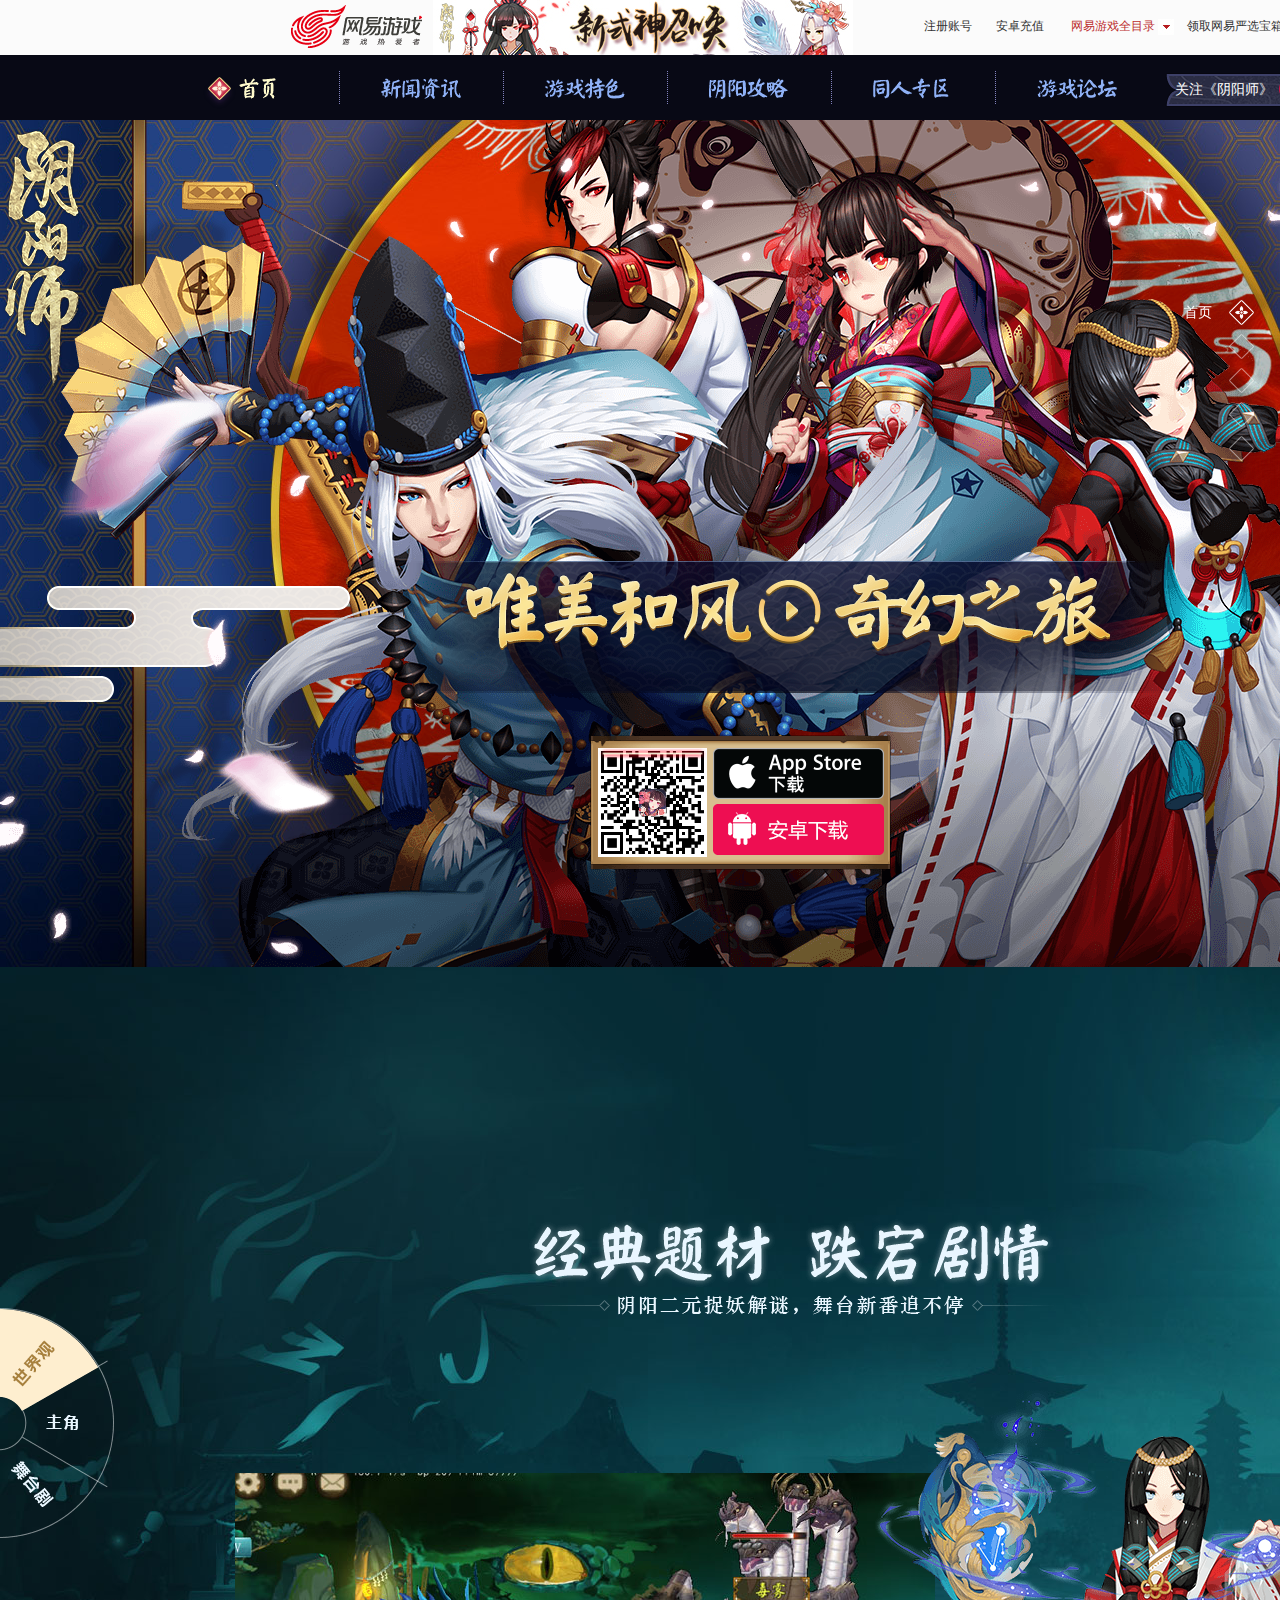
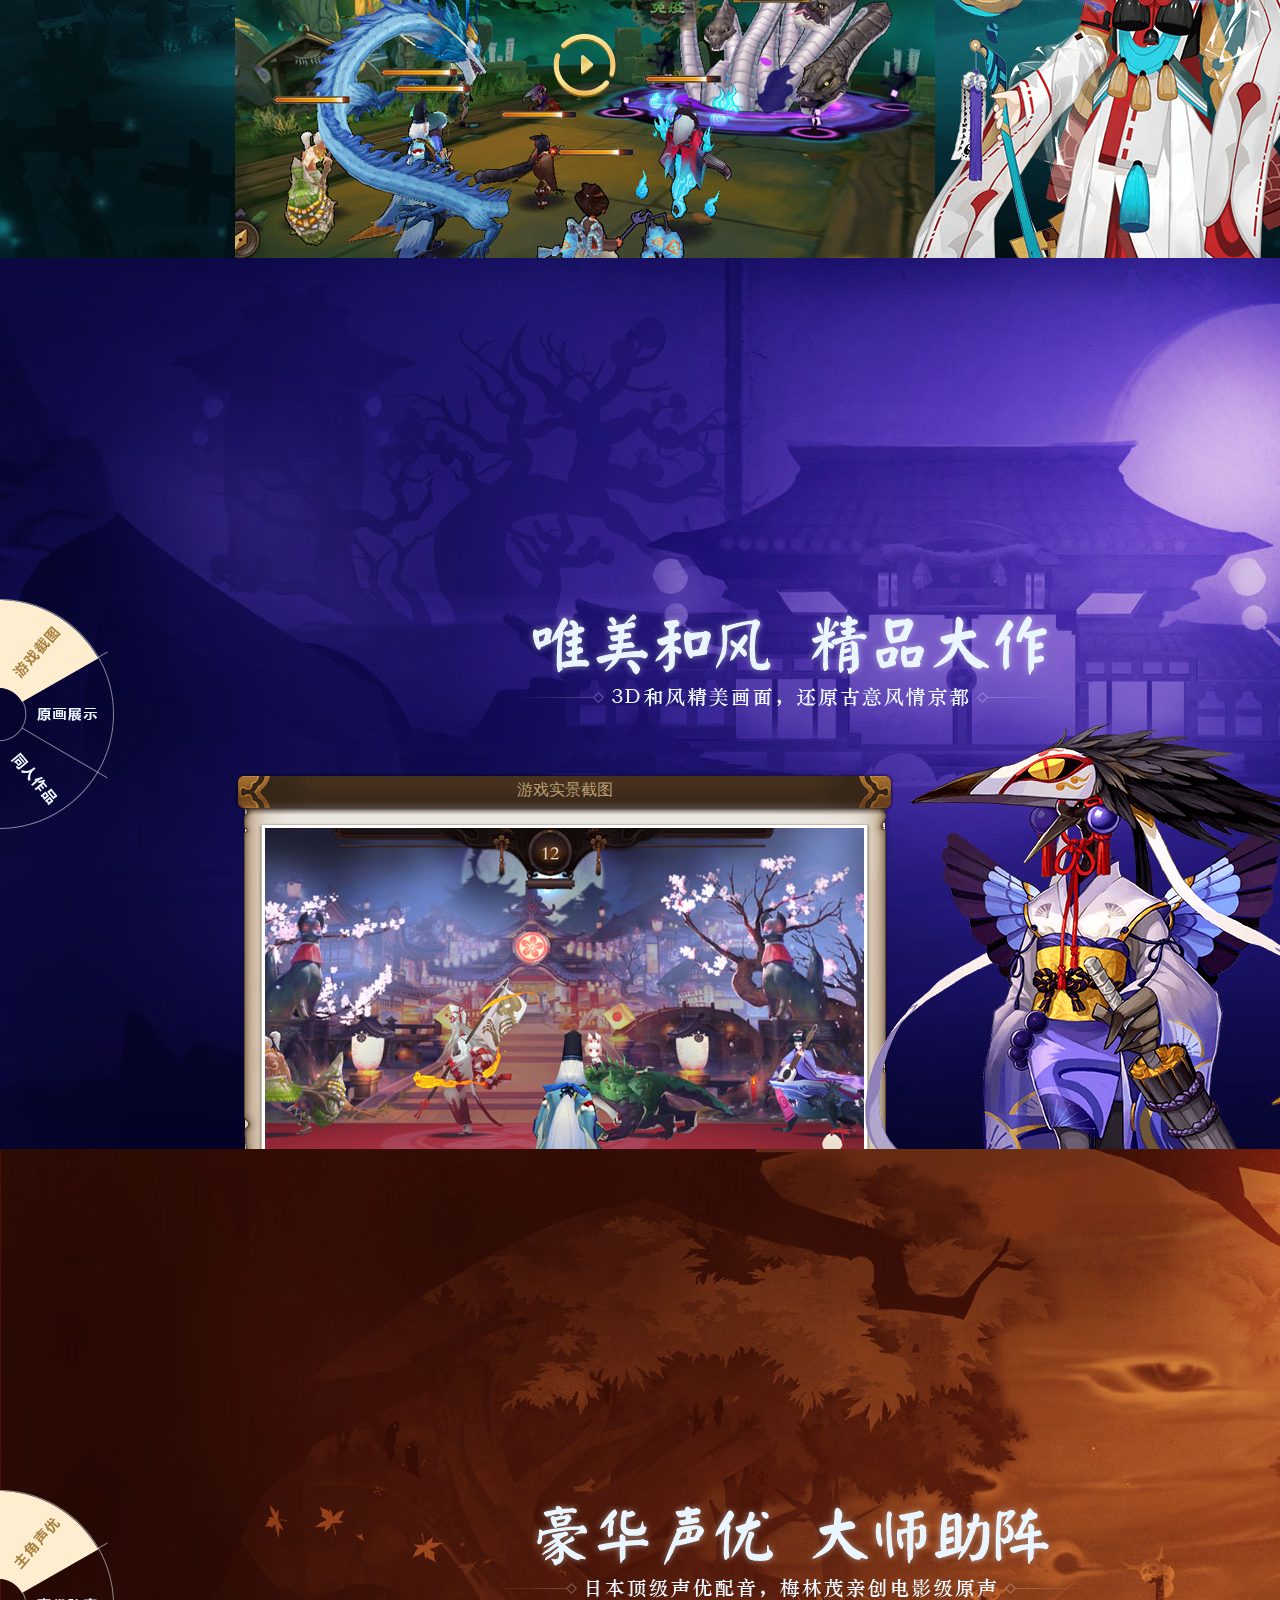
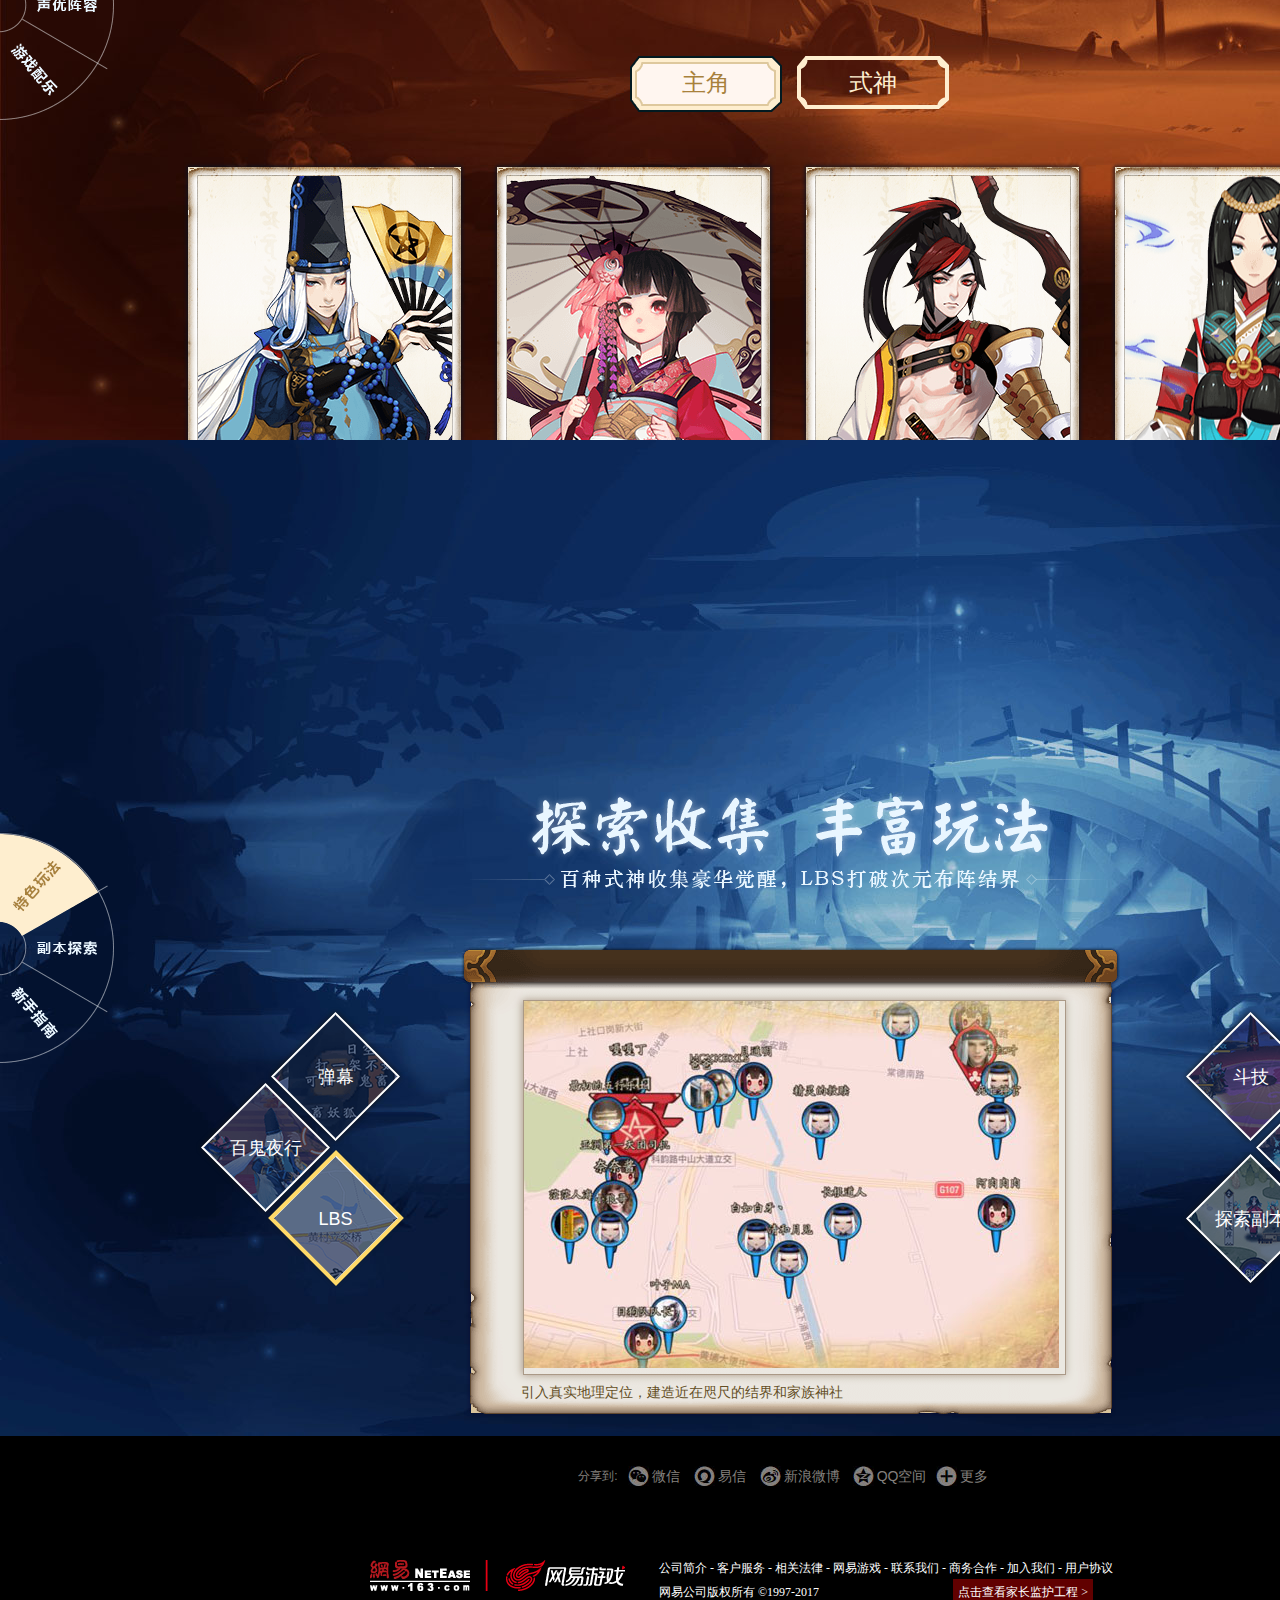
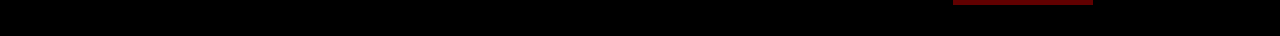
<file: GameFeatures.html>
<!DOCTYPE html PUBLIC "-//W3C//DTD XHTML 1.0 Transitional//EN" "http://www.w3.org/TR/xhtml1/DTD/xhtml1-transitional.dtd">
<html xmlns="http://www.w3.org/1999/xhtml" xml:lang="en">
<head>
    <meta http-equiv="Content-Type" content="text/html;charset=UTF-8" />
    <title>《阴阳师》手游官网_网易和风匠心巨制，开启唯美奇幻之旅</title>
    <link rel="shortcut icon" href="favicon.ico" />
    <link rel="stylesheet" type="text/css" href="css/base.css" />
    <link rel="stylesheet" type="text/css" href="css/GameFeatures.css" />
    <script src="js/jquery-1.11.1.min.js" type="text/javascript"></script>
    <script src="js/GameFeatures.js" type="text/javascript"></script>
</head>
<body>
     <!-- 顶部区域 --> 
    <div class="topbanner">
        <div class="wide">
            <a href="#" class="top-logo"><img src="images/logo_b5525b7.png" height="44" width="133" alt="" /></a>
            <div class="top-new">
                <span>
                    <img src="images/591e65b45e6027119fcd6abdmUuz2jte.jpg" height="55" width="420" alt=""  id="pic1" />
                </span>
                <a href="#" class="top-bot">
                    <img src="images/591e65b5143cfacc93d86058pDuk6eTh.jpg" height="250" width="960" alt="" />
                </a>
            </div>
               
            <div class="fr top-right">
                 <ul class="fl">
                    <li><a href="register.html" target="_blank" class="transform">注册账号</a></li>
                    <li><a href="#" class="transform">安卓充值</a></li>
                    <li class="nmr">
                        <span>
                            网易游戏全目录 
                            <img src="images/03.jpg" height="16" width="16" alt="" />
                        </span>
                        <div class="total">
                            <ul class="one">
                                <li class="item1">客户端游戏</li>
                                <li class="item2">手机游戏</li>
                                <li class="item3">游戏辅助</li>
                            </ul>
                            <ul class="two">
                                <li class="karry">
                                    <p>角色扮演</p>
                                    <a href="#">
                                        <em>梦幻西游电脑版</em>
                                    </a>
                                    <a href="#">
                                        <em class="hot">天下3</em>
                                    </a>
                                    <a href="#">
                                        <em class="hot">大话2经典版</em>
                                    </a>
                                    <a href="#">
                                        <em class="last-new">天谕</em>
                                    </a>
                                    <a href="#">大话2免费版</a>
                                    <a href="#">
                                        <em class="last-new">西楚霸王</em>
                                    </a>
                                    <a href="#">新大话3经典版</a>
                                    <a href="#">
                                        <em class="last-new">新倩女幽魂</em>
                                    </a>
                                    <a href="#">新大话3免费版</a>
                                    <a href="#">镇魔曲</a>
                                    <a href="#">大唐无双零</a>
                                    <a href="#">龙魂时刻</a>
                                    <a href="#">武魂2</a>
                                    <a href="#">精灵传说</a>
                                    <a href="#">斩魂</a>
                                    <a href="#">新飞飞</a>
                                    <a href="#">魔兽世界</a>
                                    <a href="#">暗黑破坏神3</a>

                                    <p>竞技/休闲</p>
                                    <a href="#">
                                        <em class="last-new">守望先锋</em>
                                    </a>
                                    <a href="#">
                                        <em class="last-new">突击英雄</em>
                                    </a>
                                    <a href="#">
                                        <em class="last-new">夺宝联盟</em>
                                    </a>
                                    <a href="#">
                                        <em class="last-new">无尽战区</em>
                                    </a>
                                    <a href="#">
                                        <em class="last-new">战意</em>
                                    </a>
                                    <a href="#">
                                        <em class="last-new">秘境对决</em>
                                    </a>
                                    <a href="#">风暴英雄</a>
                                    <a href="#">星际争霸Ⅱ</a>
                                    <a href="#">英雄三国</a>
                                    <a href="#">炉石传说</a>
                                </li>
                                <li class="center">
                                    <p>热门推荐</p>
                                    <a href="#">
                                        <em>梦幻西游手游</em>
                                    </a>
                                    <a href="#">
                                        <em>大话西游手游</em>
                                    </a>
                                    <a href="#">
                                        <em>倩女幽魂手游</em>
                                    </a>
                                    <a href="#">
                                        <em>阴阳师</em>
                                    </a>
                                    <a href="#">
                                        <em>率土之滨</em>
                                    </a>
                                    <a href="#">
                                        <em>Raven：掠夺者</em>
                                    </a>
                                    <a href="#">
                                        <em>大唐无双手游</em>
                                    </a>
                                    <a href="#">
                                        <em>乱斗西游2</em>
                                    </a>
                                    <a href="#">
                                        <em>梦幻西游无双版</em>
                                    </a>
                                    <a href="#">功夫熊猫3手游</a>
                                    <a href="#">西游神魔决</a>
                                    <a href="#">时空之刃</a>
                                    <a href="#">梦想星城</a>
                                    <a href="#">乖离性百万亚瑟王</a>
                                    <a href="#">有杀气童话</a>
                                </li>
                                <li class="game">
                                    <p>新品推荐</p>
                                    <div class="list-new">
                                        <div class="long-new">
                                            <a href="#">
                                                <em>天下手游</em>
                                            </a>
                                            <a href="#">
                                                <em>Minecraft我的世界</em>
                                            </a>
                                            <a href="#">
                                                <em>我守护的一切</em>
                                            </a>
                                            <a href="#">
                                                <em>终结者2官方手游</em>
                                            </a>
                                            <a href="#">
                                                <em>大话西游热血版</em>
                                            </a>
                                            <a href="#">
                                                <em>永远的7日之都</em>
                                            </a>
                                            <a href="#">
                                                <em>坦克世界闪击战</em>
                                            </a>
                                            <a href="#">
                                                <em>天启联盟</em>
                                            </a>
                                            <a href="#">
                                                <em>叛逆性百万亚瑟王</em>
                                            </a>
                                            <a href="#">
                                                <em>秘宝猎人</em>
                                            </a>
                                            <a href="#">
                                                <em>元气战姬学院</em>
                                            </a>
                                            <a href="#">
                                                <em>萌王EX</em>
                                            </a>
                                            <a href="#" class="jc">大航海之路</a>
                                            <a href="#" class="jc">功夫熊猫官方手游</a>
                                            <a href="#">
                                                <em class="jc">猫和老鼠官方手游</em></a>
                                        </div>
                                        <div class="short-new">
                                            <a href="#">
                                                <em>镇魔曲手游</em>
                                            </a>
                                            <a href="#">
                                                <em>秘境对决</em></a>
                                            <a href="#">
                                                <em>魔法禁书目录</em>
                                            </a>
                                            <a href="#">
                                                <em>三少爷的剑</em>
                                            </a>
                                            <a href="#">
                                                <em>迷雾世界</em>
                                            </a>
                                            <a href="#">
                                                <em>光明大陆</em>
                                            </a>
                                            <a href="#">
                                                <em>荆棘王座</em>
                                            </a>
                                            <a href="#">
                                                <em>重装突击</em>
                                            </a>
                                            <a href="#">
                                                <em>坦克连</em>
                                            </a>
                                            <a href="#">
                                                <em>天骄铁骑</em>
                                            </a>
                                            <a href="#">
                                                <em>无尽战区觉醒</em></a>
                                            <a href="#" class="jc">劲舞团</a>
                                            <a href="#" class="jc">貂蝉的移动城堡</a>
                                            <a href="#" class="jc">小时代官方游戏</a>
                                            <a href="#" class="jc">妖刀少女异闻录</a>
                                        </div>
                                        <div class="mini-new">
                                            <a href="#" class="jc">永恒文明</a>
                                            <a href="#" class="jc">楚留香</a>
                                            <a href="#" class="jc">魂之幻影</a>
                                            <a href="#" class="jc">曙光先锋</a>
                                            <a href="#" class="jc">大唐游仙记</a>
                                            <a href="#" class="jc">大富翁9</a>
                                            <a href="#" class="jc">无限战争</a>
                                            <a href="#" class="jc">陆小凤传奇</a>
                                            <a href="#" class="jc">狩猎纪元</a>
                                            <a href="#" class="jc">
                                                <em class="jc">飞刀又见飞刀</em>
                                            </a>
                                            <a href="#">黑暗启元</a>
                                            <a href="#">小李飞刀</a>
                                            <a href="#">伏魔咒</a>
                                            <a href="#">天下HD</a>
                                            <a href="#">天下X天下</a>
                                        </div>
                                        <a href="#" class="top-bar">更多热门手游</a> 
                                    </div>
                                </li>
                                <li class="tonny">
                                    <a href="#">
                                        <em class="hot">游品味</em>
                                    </a>
                                    <a href="#">
                                        <em class="hot">网易MuMu</em>
                                    </a>
                                    <a href="#">网易游戏印象</a>
                                    <a href="#">网易游戏平台</a>
                                    <a href="#">
                                        <em class="last-new">游戏论坛app</em>
                                    </a>
                                    <a href="#">手机将军令</a>
                                    <a href="#">将军令</a>
                                    <a href="#">游戏知道</a>
                                    <a href="#">藏宝阁</a>
                                    <a href="#">网易CC</a>
                                    <a href="#">客服中心</a>
                                    <a href="#">自助百宝箱</a>
                                    <a href="#">网易uu加速器</a>
                                    <a href="#" class="topbar-btn">网易游戏</a>
                                </li>
                            </ul> 
                        </div> 
                    </li>
                </ul>
                <div class="fr percent">
                    <ul>
                        <li><a href="#">领取网易严选宝箱</a></li>
                        <li><a href="#">安卓充值9.8折</a></li>
                        <li><a href="register.html" target="_blank">领取网易严选宝箱</a></li>
                    </ul>
                </div>
            </div>
        </div>
    </div>
    <!-- /顶部区域 -->

    <!-- main区域 -->
    <div class="main">
        <div class="header">
            <div class="top-bar">
                <ul>
                    <li>
                        <a href="index.html" target="_blank"  class="on">
                            <em></em>
                            <u></u>
                        </a>
                    </li>
                    <li>
                        <a href="news.html" target="_blank">
                            <em></em>
                            <span class="title2"></span>
                        </a>
                    </li>
                    <li>
                        <a href="GameFeatures.html">
                            <em></em>
                            <span class="title3"></span>
                        </a>
                    </li>
                    <li>
                        <a href="javascript:;">
                            <em></em>
                            <span class="title4"></span>
                        </a>
                    </li>
                    <li>
                        <a href="javascript:;">
                            <em></em>
                            <span class="title5"></span>
                        </a>
                    </li>
                    <li>
                        <a href="javascript:;">
                            <em></em>
                            <span class="title6"></span>
                        </a>
                    </li>
                </ul>
                <div class="container">
                    <span>关注《阴阳师》</span>
                    <a href="javascript:;" class="gzh_btn"></a>
                    <a href="javascript:;" class="gzh_btn2"></a>
                    <a href="javascript:;" class="gzh_btn3"></a>
                    <a href="javascript:;" class="gzh_btn4"></a>
                </div>
            </div>
        </div>
        <div class="section-top">
            <div class="section" id="first-page">
                <div class="door door1"></div>
                <div class="door door2"></div>
                <div class="person"></div>
                <div class="cloud1"></div>
                <div class="cloud2"></div>
                <div class="flowers"></div>
                <div class="flowers-float"></div>
                <a href="index.html" target="_blank" title="阴阳师官网" class="logo"></a>
                <div class="slogon">
                    <a href="javascript:;" class="video-btn">
                        <em></em>
                        <i></i>
                    </a>
                </div>
                <div class="download-part">
                    <div class="nie-download">
                        <div class="nie-qrcode">
                            <img src="images/line_55681cf.png" alt=""  class="line" />
                            <img src="images/qr.png" alt=""/>
                        </div>
                        <div class="bottons">
                            <a href="javascript:;" class="line-apple">
                                <em></em>
                            </a>
                            <a href="javascript:;" class="line-android">
                                <em></em>
                            </a>
                        </div>
                    </div>
                </div>
            </div>
            <div class="section" id="third-page">
                <div class="com-title"></div>
                <div class="com-circle">
                    <a href="javascript:;" class="circle1">
                        <span></span>
                    </a>
                    <a href="javascript:;" class="circle2">
                        <span></span>
                    </a>
                    <a href="javascript:;" class="circle3">
                        <span></span>
                    </a>
                </div>
                <div class="shijieguan">
                    <div class="shijieguan-left-side">
                        <a href="javascript:;" class="video-part">
                            <!-- <span class="video-mask"></span> -->
                            <span class="video-btn">
                                <em></em>
                                <i></i>
                            </span>
                        </a>
                        <div class="txt">
                            <p>绮丽唯美的平安时代，妖魅丛生。原本在阴界的妖怪与鬼灵，成为了人间的常客，并制造各种离奇骚乱。世界上有一类被称为“阴阳师”的异能者，能够画符念咒、役使鬼神，并与其建立契约收作式神。他们调和着人类与鬼怪的矛盾，维系两界的平衡与安稳。这其中的佼佼者，名叫晴明的你更是天赋异禀， 年纪轻轻便与众多强力式神缔结了契约......</p>
                        </div>
                    </div>
                    <img src="images/shijieguan_side_5fd10cd.png" height="727" width="490" alt="" />
                </div>
            </div>
            <div class="section" id="forth-page">
                <h3 class="com-title2"></h3>
                <div class="com-circle">
                    <a href="javascript:;" class="circle-tab1">
                        <span></span>
                    </a>
                    <a href="javascript:;" class="circle-tab2">
                        <span></span>
                    </a>
                    <a href="javascript:;" class="circle-tab3">
                        <span></span>
                    </a>
                </div>
                <div class="jietu-show">
                    <div class="pic-wrap">
                        <h3 class="real-pic">游戏实景截图</h3>
                        <div class="pic-list">
                            <a href="javascript:;" class="lightbox">
                                <img src="images/ms01s.jpg" height="387" width="599" alt="" />
                                <img src="images/ms02s.jpg" height="387" width="599" alt="" />
                                <img src="images/ms03s.jpg" height="387" width="599" alt="" />
                                <img src="images/ms04s.jpg" height="387" width="599" alt="" />
                                <img src="images/ms05s.jpg" height="387" width="599" alt="" />
                                <img src="images/ms06s.jpg" height="387" width="599" alt="" />
                                <img src="images/ms07s.jpg" height="387" width="599" alt="" />
                                <img src="images/ms08s.jpg" height="387" width="599" alt="" />
                                <img src="images/ms09s.jpg" height="387" width="599" alt="" />
                                <img src="images/ms10s.jpg" height="387" width="599" alt="" />
                            </a>
                        </div>
                        <a href="javascript:;" class="big-btn"></a>
                    </div>
                    <div class="pic-scroll">
                        <a href="javascript:;" class="prev"></a>
                        <a href="javascript:;" class="next"></a>
                        <div class="tempWrap">
                            <div class="pic-btn-contain">
                                <a href="javascript:;" class="pic-btn">
                                    <img src="images/ms01_60.jpg" height="60" width="60" alt="" class="on" />
                                </a>
                                <a href="javascript:;" class="pic-btn">
                                    <img src="images/ms02_60.jpg" height="60" width="60" alt="" />
                                </a>
                                <a href="javascript:;" class="pic-btn">
                                    <img src="images/ms03_60.jpg" height="60" width="60" alt="" />
                                </a>
                                <a href="javascript:;" class="pic-btn">
                                    <img src="images/ms04_60.jpg" height="60" width="60" alt="" />
                                </a>
                                <a href="javascript:;" class="pic-btn">
                                    <img src="images/ms05_60.jpg" height="60" width="60" alt="" />
                                </a>
                                <a href="javascript:;" class="pic-btn">
                                    <img src="images/ms06_60.jpg" height="60" width="60" alt="" />
                                </a>
                                <a href="javascript:;" class="pic-btn">
                                    <img src="images/ms07_60.jpg" height="60" width="60" alt="" />
                                </a>
                                <a href="javascript:;" class="pic-btn">
                                    <img src="images/ms08_60.jpg" height="60" width="60" alt="" />
                                </a>
                                <a href="javascript:;" class="pic-btn">
                                    <img src="images/ms09_60.jpg" height="60" width="60" alt="" />
                                </a>
                                <a href="javascript:;" class="pic-btn">
                                    <img src="images/ms10_60.jpg" height="60" width="60" alt="" />
                                </a>
                            </div>
                        </div>
                    </div>
                    <img src="images/game_jietu_side_19518d7.png" height="681" width="517" alt="" class="side-pic" />
                </div>
            </div>
            <div class="section" id="fifth-page">
                <h3 class="com-title"></h3>
                <div class="com-circle">
                    <a href="javascript:;" class="tab1">
                        <span></span>
                    </a>
                    <a href="javascript:;" class="tab2">
                        <span></span>
                    </a>
                    <a href="javascript:;" class="tab3">
                        <span></span>
                    </a>
                </div>
                <div class="zhujie">
                    <div class="com-tab clearfix">
                        <a href="javascript:;" class="tab1 on">主角</a>
                        <a href="javascript:;" class="tab2">式神</a>
                    </div>
                    <div class="com-slide clearfix on">
                        <div class="zj-item">
                            <div class="pic-wrap">
                                <img src="images/zj1_bd3470b.png" height="406" width="254" alt="" />
                            </div>
                            <div class="txt">
                                <h3 class="cv-play">
                                    CV：杉山纪彰
                                    <a href="javascript:;" class="play-audio" ></a>
                                </h3>
                                <p>声音慵懒悠闲、同时穿透力强，辨识度高</p>
                            </div>
                        </div>
                         <div class="zj-item">
                            <div class="pic-wrap">
                                <img src="images/zj2_4fa96e0.png" height="406" width="254" alt="" />
                            </div>
                            <div class="txt">
                                <h3 class="cv-play">
                                    CV：钉宫理惠
                                    <a href="javascript:;" class="play-audio" ></a>
                                </h3>
                                <p>音质特别，带有柔润质感，常配好强少女音</p>
                            </div>
                        </div>
                        <div class="zj-item">
                            <div class="pic-wrap">
                                <img src="images/zj3_8270df1.png" height="406" width="254" alt="" />
                            </div>
                            <div class="txt">
                                <h3 class="cv-play">
                                    CV：铃木达央
                                    <a href="javascript:;" class="play-audio" ></a>
                                </h3>
                                <p>声线多变，演技娴熟，粉丝昵称其为“达子”</p>
                            </div>
                        </div>
                        <div class="zj-item">
                            <div class="pic-wrap">
                                <img src="images/zj4_a97686d.png" height="373" width="254" alt="" />
                            </div>
                            <div class="txt">
                                <h3 class="cv-play">
                                    CV：泽城美雪
                                    <a href="javascript:;" class="play-audio" ></a>
                                </h3>
                                <p>声音成熟冷酷，能轻松驾驭高冷型御姐</p>
                            </div>
                        </div>
                    </div>
                    <div class="com-slide clearfix">
                        <div class="com-pic">
                            <div class="zj-item">
                                <div class="pic-wrap">
                                    <img src="images/cv1.png" height="406" width="254" alt="" />
                                </div>
                                <div class="txt">
                                    <h3 class="cv-play">
                                        CV：石田彰
                                        <a href="javascript:;" class="play-audio" ></a>
                                    </h3>
                                    <p>声音极具磁性，桀骜不羁</p>
                                </div>
                            </div>
                            <div class="zj-item">
                                <div class="pic-wrap">
                                    <img src="images/cv2.png" height="406" width="254" alt="" />
                                </div>
                                <div class="txt">
                                    <h3 class="cv-play">
                                        CV：井上麻里奈
                                        <a href="javascript:;" class="play-audio" ></a>
                                    </h3>
                                    <p>声线优雅的成熟女音，具有充沛的感情</p>
                                </div>
                            </div>
                            <div class="zj-item">
                                <div class="pic-wrap">
                                    <img src="images/cv3.png" height="406" width="254" alt="" />
                                </div>
                                <div class="txt">
                                    <h3 class="cv-play">
                                        CV：能登麻美子
                                        <a href="javascript:;" class="play-audio" ></a>
                                    </h3>
                                    <p>拥有丝丝细语的声线，多配神秘、弱气或冷静的少女角色</p>
                                </div>
                            </div>
                            <div class="zj-item">
                                <div class="pic-wrap">
                                    <img src="images/cv4.png" height="406" width="254" alt="" />
                                </div>
                                <div class="txt">
                                    <h3 class="cv-play">
                                        CV：丰崎爱生
                                        <a href="javascript:;" class="play-audio" ></a>
                                    </h3>
                                    <p>声音甜美可爱，属于典型的萌妹子音</p>
                                </div>
                            </div>
                            <div class="zj-item">
                                <div class="pic-wrap">
                                    <img src="images/cv5.png" height="406" width="254" alt="" />
                                </div>
                                <div class="txt">
                                    <h3 class="cv-play">
                                        CV：保志总一朗
                                        <a href="javascript:;" class="play-audio" ></a>
                                    </h3>
                                    <p>声线清澈爽朗，语调明亮有朝气，语气充满跳跃感</p>
                                </div>
                            </div>
                            <div class="zj-item">
                                <div class="pic-wrap">
                                    <img src="images/cv6.png" height="406" width="254" alt="" />
                                </div>
                                <div class="txt">
                                    <h3 class="cv-play">
                                        CV：桑岛法子
                                        <a href="javascript:;" class="play-audio" ></a>
                                    </h3>
                                    <p>声音极具魅力，与角色能完美的融合。</p>
                                </div>
                            </div>
                        </div>
                    </div>
                </div>
                <div class="nav-wrap">
                    <a href="javascript:;" class="prev"></a>
                    <ul>
                        <li class="on"></li>
                        <li></li>
                        <li></li>
                    </ul>
                    <a href="javascript:;" class="next"></a>
                </div>
            </div>
            <div class="section" id="sixth-page">
                <h3 class="com-title"></h3>
                <div class="circle-tabs">
                    <a href="javascript:;" class="tab1">
                        <span></span>
                    </a>
                    <a href="javascript:;" class="tab2">
                        <span></span>
                    </a>
                    <a href="javascript:;" class="tab3">
                        <span></span>
                    </a>
                </div>
                <div class="tese">
                    <div class="special left-btns">
                        <div class="special_btn btn1 fr">
                            <a href="javascript:;">
                                弹幕
                                <em></em>
                            </a>
                        </div>
                        <div class="special_btn btn2 fl">
                            <a href="javascript:;">
                                百鬼夜行
                                <em></em>
                            </a>
                        </div>
                        <div class="special_btn btn3 fr">
                            <a href="javascript:;">       
                                LBS
                                <em class="on"></em>
                            </a>
                        </div>
                    </div>
                    <div class="special right-btns">
                        <div class="special_btn btn4 fl">
                            <a href="javascript:;">
                                斗技
                                <em></em>
                            </a>
                        </div>
                        <div class="special_btn btn5 fr">
                            <a href="javascript:;">
                                式神收集
                                <em></em>
                            </a>
                        </div>
                        <div class="special_btn btn6 fl">
                            <a href="javascript:;">
                                探索副本
                                <em></em>
                            </a>
                        </div>
                    </div>
                    <div class="pic-contain">
                        <div class="pic-wrap">
                            <span></span>
                            <span></span>
                            <span class="on"></span>
                            <span></span>
                            <span></span>
                            <span></span>
                        </div>
                        <p>引入真实地理定位，建造近在咫尺的结界和家族神社</p>
                    </div>
                </div>
            </div>
        </div>
       
        <div id="nav-wrap">
            <div class="nav-part">
                <a href="javascript:;" class="nav-item nav-tab1 active">
                    <span>首页</span>
                    <em></em>
                </a>
                 <a href="javascript:;" class="nav-item nav-tab2">
                    <span>剧情</span>
                    <em></em>
                </a>
                 <a href="javascript:;" class="nav-item nav-tab3">
                    <span>美术</span>
                    <em></em>
                </a>
                 <a href="javascript:;" class="nav-item nav-tab4">
                    <span>音乐</span>
                    <em></em>
                </a>
                 <a href="javascript:;" class="nav-item nav-tab5">
                    <span>玩法</span>
                    <em></em>
                </a>
            </div>
            <div class="code-wrap">
                <img src="images/wx_22dea84.jpg" alt="" />
                <p>
                    扫码关注公众号
                    <br />
                    抢先了解阴阳师
                </p>
            </div>
        </div>
        <div class="footer-page">
            <div class="nie-share">
                <div class="share6">
                    <span class="share-txt">分享到:</span>
                    <ul class="icon-btn">
                        <li>
                            <a href="javascript:;">
                                <span>
                                    <img src="images/weixin2.jpg" height="20" width="21" alt="" />
                                </span>
                                <em>微信</em>
                            </a>
                        </li>
                        <li>
                            <a href="javascript:;">
                                 <span>
                                    <img src="images/yixin2.jpg" height="20" width="21" alt="" />
                                </span>
                                <em>易信</em>
                            </a>
                        </li>
                        <li>
                            <a href="javascript:;">
                                 <span>
                                    <img src="images/weibo2.jpg" height="20" width="21" alt="" />
                                </span>
                                <em>新浪微博</em>
                            </a>
                        </li>
                        <li>
                            <a href="javascript:;">
                                 <span>
                                    <img src="images/qq.jpg" height="20" width="21" alt="" />
                                </span>
                                <em>QQ空间</em>
                            </a>
                        </li>
                        <li>
                            <a href="javascript:;">
                                 <span>
                                    <img src="images/more.jpg" height="20" width="21" alt="" />
                                </span>
                                <em>更多</em>
                            </a>
                        </li>
                    </ul>
                </div>
            </div>
            <div class="copyright">
                <div class="copy-new">
                    <div class="new-part">
                        <span class="nie-logo">
                            <a href="javascript:;">
                                <img src="images/netease.2.png" height="31" width="118" alt="" />
                            </a>
                            <a href="javascript:;">
                                <img src="images/nie.2.png" height="31" width="134" alt="" />
                            </a>
                        </span>
                        <span class="nie-nav">
                            <i class="nie-n1">
                                <a href="javascript:;">公司简介</a> -
                                <a href="javascript:;">客户服务</a> -
                                <a href="javascript:;">相关法律</a> -
                                <a href="javascript:;">网易游戏</a> -
                                <a href="javascript:;">联系我们</a> -
                                <a href="javascript:;">商务合作</a> -
                                <a href="javascript:;">加入我们</a> -
                                <a href="javascript:;">用户协议</a>
                            </i>
                            <i class="nie-n2">
                                网易公司版权所有 ©1997-2017
                                <a href="javascript:;">点击查看家长监护工程 > </a>
                            </i>
                        </span>
                    </div>
                </div>
            </div>
        </div>
    </div>
    <!-- /main区域 -->
</body>
</html>
</file>
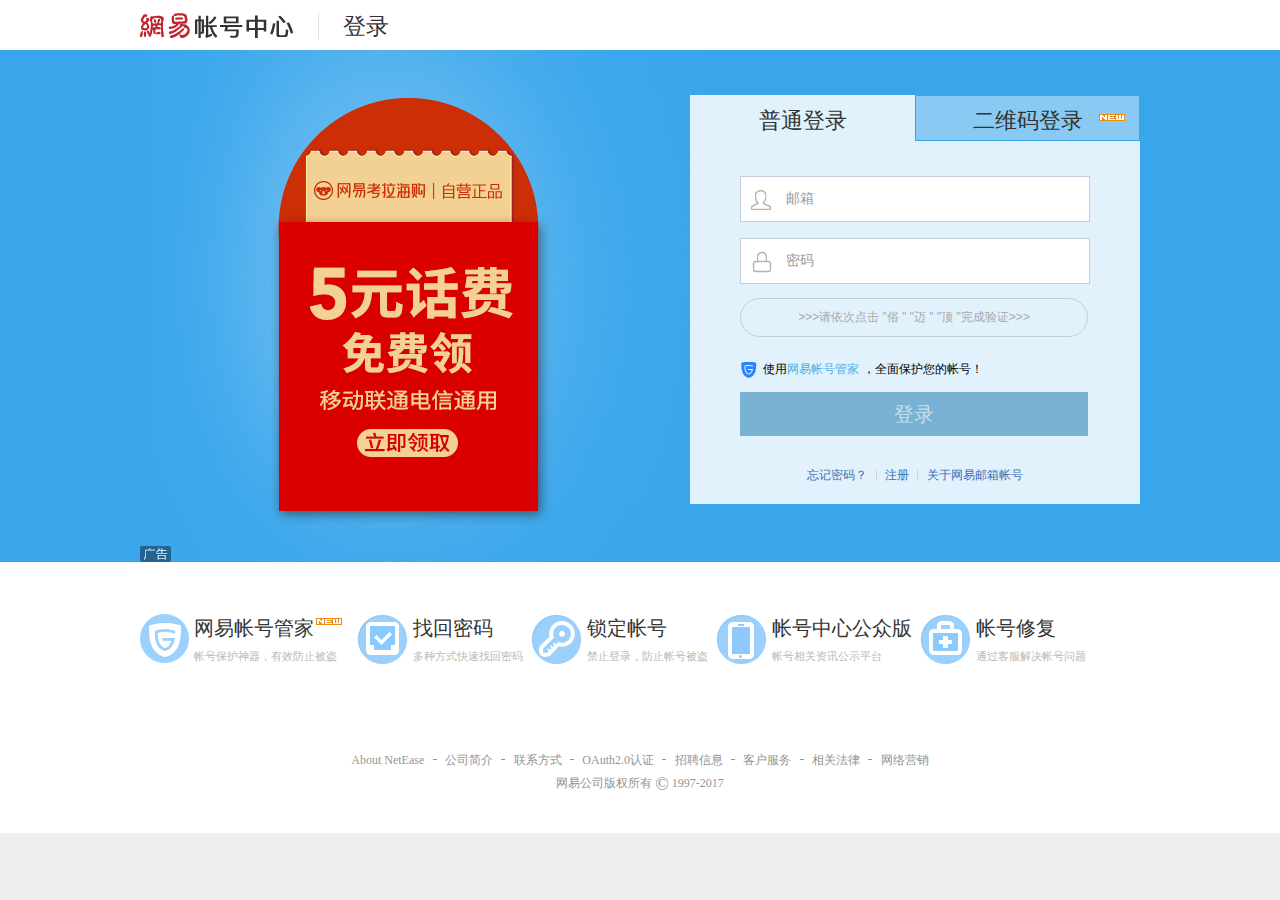
<file: login.html>
<!DOCTYPE html PUBLIC "-//W3C//DTD XHTML 1.0 Transitional//EN" "http://www.w3.org/TR/xhtml1/DTD/xhtml1-transitional.dtd">
<html xmlns="http://www.w3.org/1999/xhtml" xml:lang="en">
<head>
    <meta http-equiv="Content-Type" content="text/html;charset=UTF-8" />
    <title>网易帐号中心</title>
    <link rel="shortcut icon"  href="favicon2.ico" />
    <link rel="stylesheet" type="text/css" href="css/register.css" />
    
</head>
<body>
    <div class="login-in">
        <div class="w login-top">
            <a href="login.html" target="_blank">
                <img src="images/logo.png" height="50" width="155" alt="" />
            </a>
            <i></i>
            <h2>登录</h2>
        </div>
        <div class="content">
            <div class="w login-txt">
                 <a href="javascript:;" class="content-center">
                     <img src="images/ad.bid.material_0e68e12b7e8d4ff8966ef55b5942590e.jpg" height="512" width="990" alt="" />
                 </a>
                 <span class="ad"></span>
                 <div class="messages">
                     <ul>
                         <li class="active">
                         <a href="javascript:;">普通登录</a></li>
                         <li  class="messages-login">
                            <a href="javascript:;">二维码登录<i></i></a>
                        </li>
                     </ul>
                     <ol>
                        <li class="auto">
                           <div class="auto-tab">
                               <div class="tab">
                                    <span></span>
                                    <input type="text" placeholder='邮箱' />
                               </div>
                               <div class="tab">
                                     <span></span>
                                    <input type="password" placeholder='密码' />
                               </div>
                               <div class="tab">
                                    <div class="tab-big">
                                        <em>  >>>请依次点击 "俗 " "迈 " "顶 "完成验证>>></em>
                                        <img src="images/1494651921028_83522454.jpg" height="110" width="350" alt="" />
                                    </div>
                                   
                               </div>

                               <div class="tab">
                                   <i></i>
                                   使用<a href="javascript:;">网易帐号管家</a>
                                   ，全面保护您的帐号！
                               </div>
                               <div class="tab">
                                    登录
                               </div>
                               
                               <div class="about">
                                   <a href="javascript:;">忘记密码？</a>
                                       <span></span>
                                   <a href="javascript:;">注册</a>
                                       <span></span>
                                   <a href="javascript:;">关于网易邮箱帐号</a>
                               </div>
                           </div>
                        </li>
                        <li class="play">
                            <div class="erweima-center">
                                <p>使用<a href="javascript:;"> 网易帐号管家 </a>或<a href="javascript:;"> 邮箱大师 </a>扫一扫快速登录</p>
                                <span>
                                    <img src="images/erweima.jpg" height="188" width="188" alt="" />
                                </span>
                                <h6>
                                    <a href="javascript:;">忘记密码？</a>
                                        <em></em>
                                    <a href="javascript:;">注册</a>
                                        <em></em>
                                    <a href="javascript:;">关于网易邮箱帐号</a>
                                </h6>
                            </div>
                        </li>
                     </ol>
                 </div>
            </div>
        </div>
        <div class="login-footer">
            <div class="w">
                <ul>
                    <li>
                        <a href="javascript:;">
                            <em></em>
                            <span>
                                <p>网易帐号管家</p>
                                <i>帐号保护神器，有效防止被盗</i>
                            </span>
                        </a>
                        <u></u>
                    </li>
                    <li>
                        <a href="javascript:;">
                            <em></em>
                            <span>
                                <p>找回密码</p>
                                <i>多种方式快速找回密码</i>
                            </span>
                        </a>
                    </li>
                    <li>
                        <a href="javascript:;">
                            <em></em>
                            <span>
                                <p>锁定帐号</p>
                                <i>禁止登录，防止帐号被盗</i>
                            </span>
                        </a>
                    </li>
                    <li>
                        <a href="javascript:;">
                            <em></em>
                            <span>
                                <p>帐号中心公众版</p>
                                <i>帐号相关资讯公示平台</i>
                            </span>
                        </a>
                    </li>
                    <li>
                        <a href="javascript:;">
                            <em></em>
                            <span>
                                <p>帐号修复</p>
                                <i>通过客服解决帐号问题</i>
                            </span>
                        </a>
                    </li>
                </ul>
                <p class="service">
                    <a href="javascript:;">About NetEase</a>
                    <span></span>
                    <a href="javascript:;">公司简介</a>
                    <span></span>
                    <a href="javascript:;">联系方式</a>
                    <span></span>
                    <a href="javascript:;">OAuth2.0认证</a>
                    <span></span>
                    <a href="javascript:;">招聘信息</a>
                    <span></span>
                    <a href="javascript:;">客户服务</a>
                    <span></span>
                    <a href="javascript:;">相关法律</a>
                    <span></span>
                    <a href="javascript:;">网络营销</a>
                </p>
                <p class="copyright">网易公司版权所有 <u>&copy;</u> 1997-2017</p>
            </div>
        </div>
    </div>
</body>
<script src="js/jquery-1.11.1.min.js" type="text/javascript"></script>
<script type="text/javascript">
    $(document).ready(function() {

        $('.content .messages ul li').each(function(index, el) {
            $(this).hover(function() {
                $(this).addClass('active').siblings().removeClass('active');
                $('.content .messages ol li').eq($(this).index()).show().siblings().hide();
            });
        });
    });
</script>
</html>
</file>
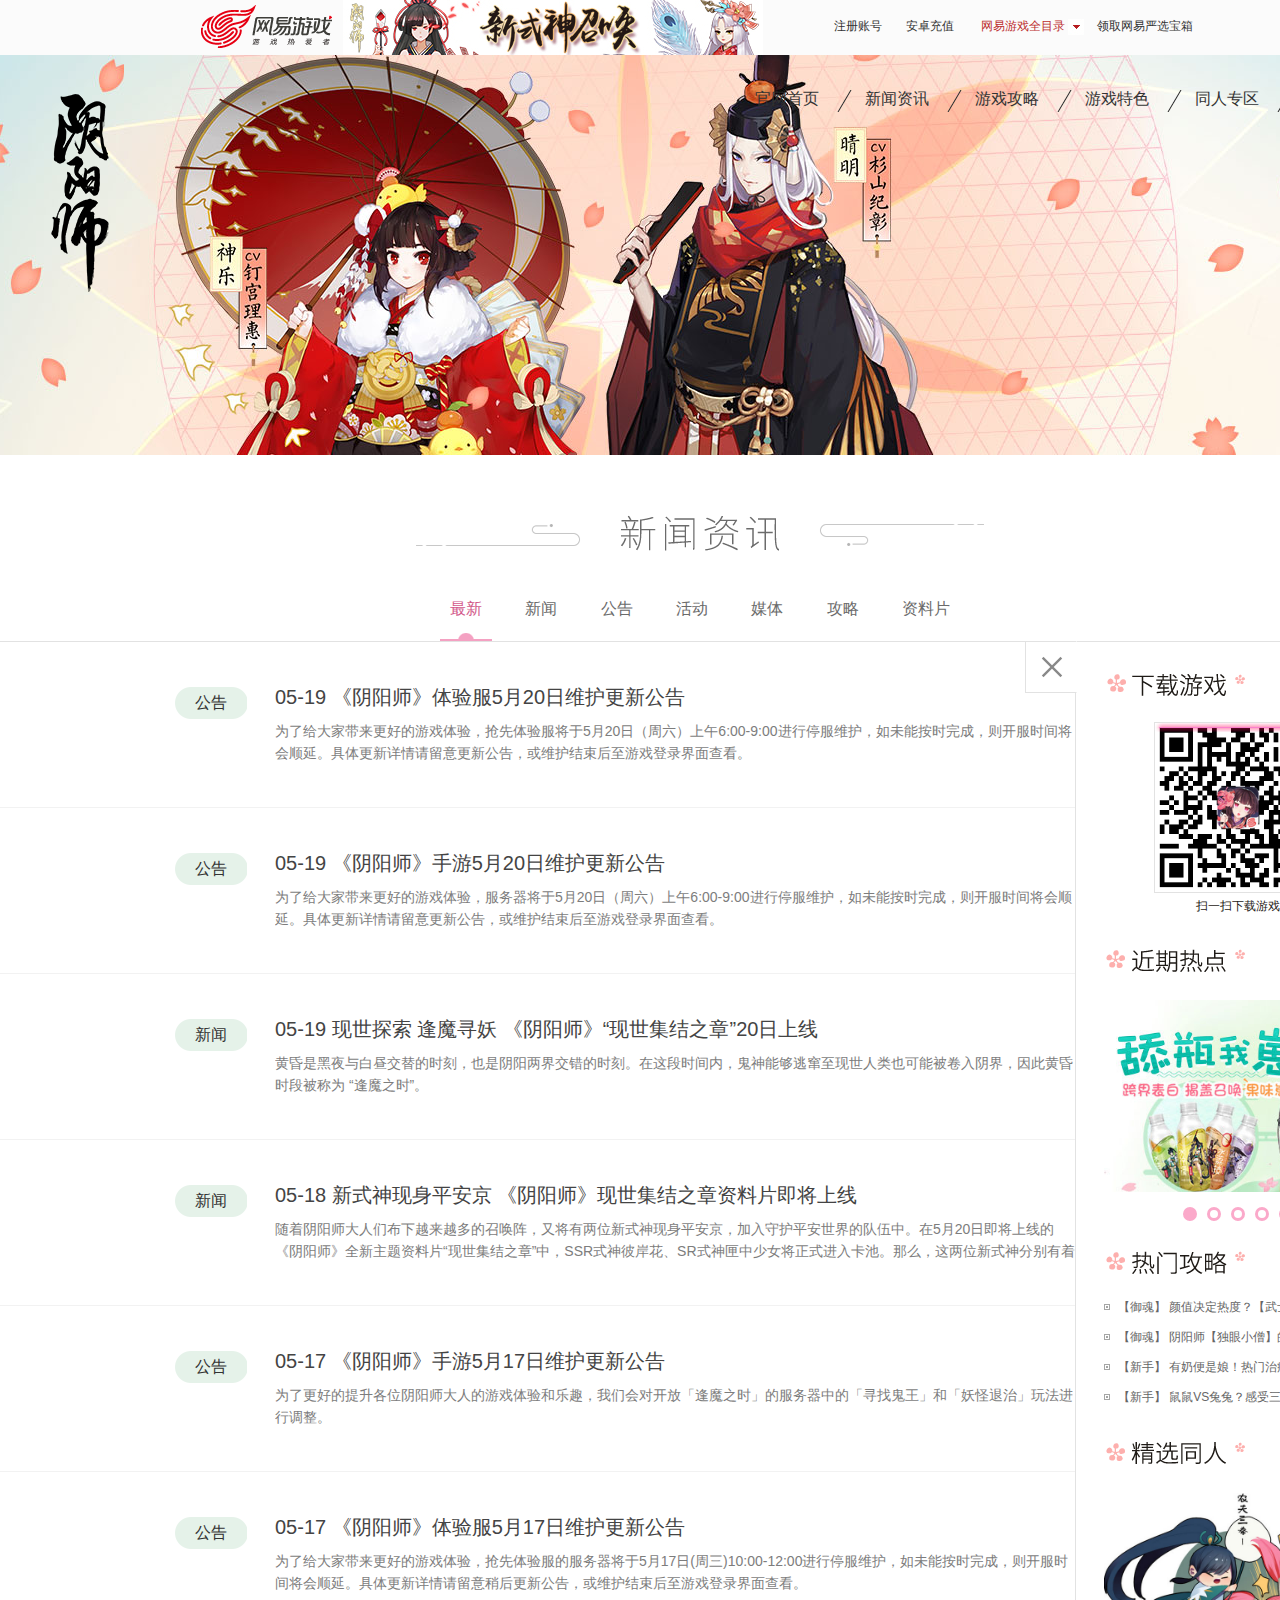
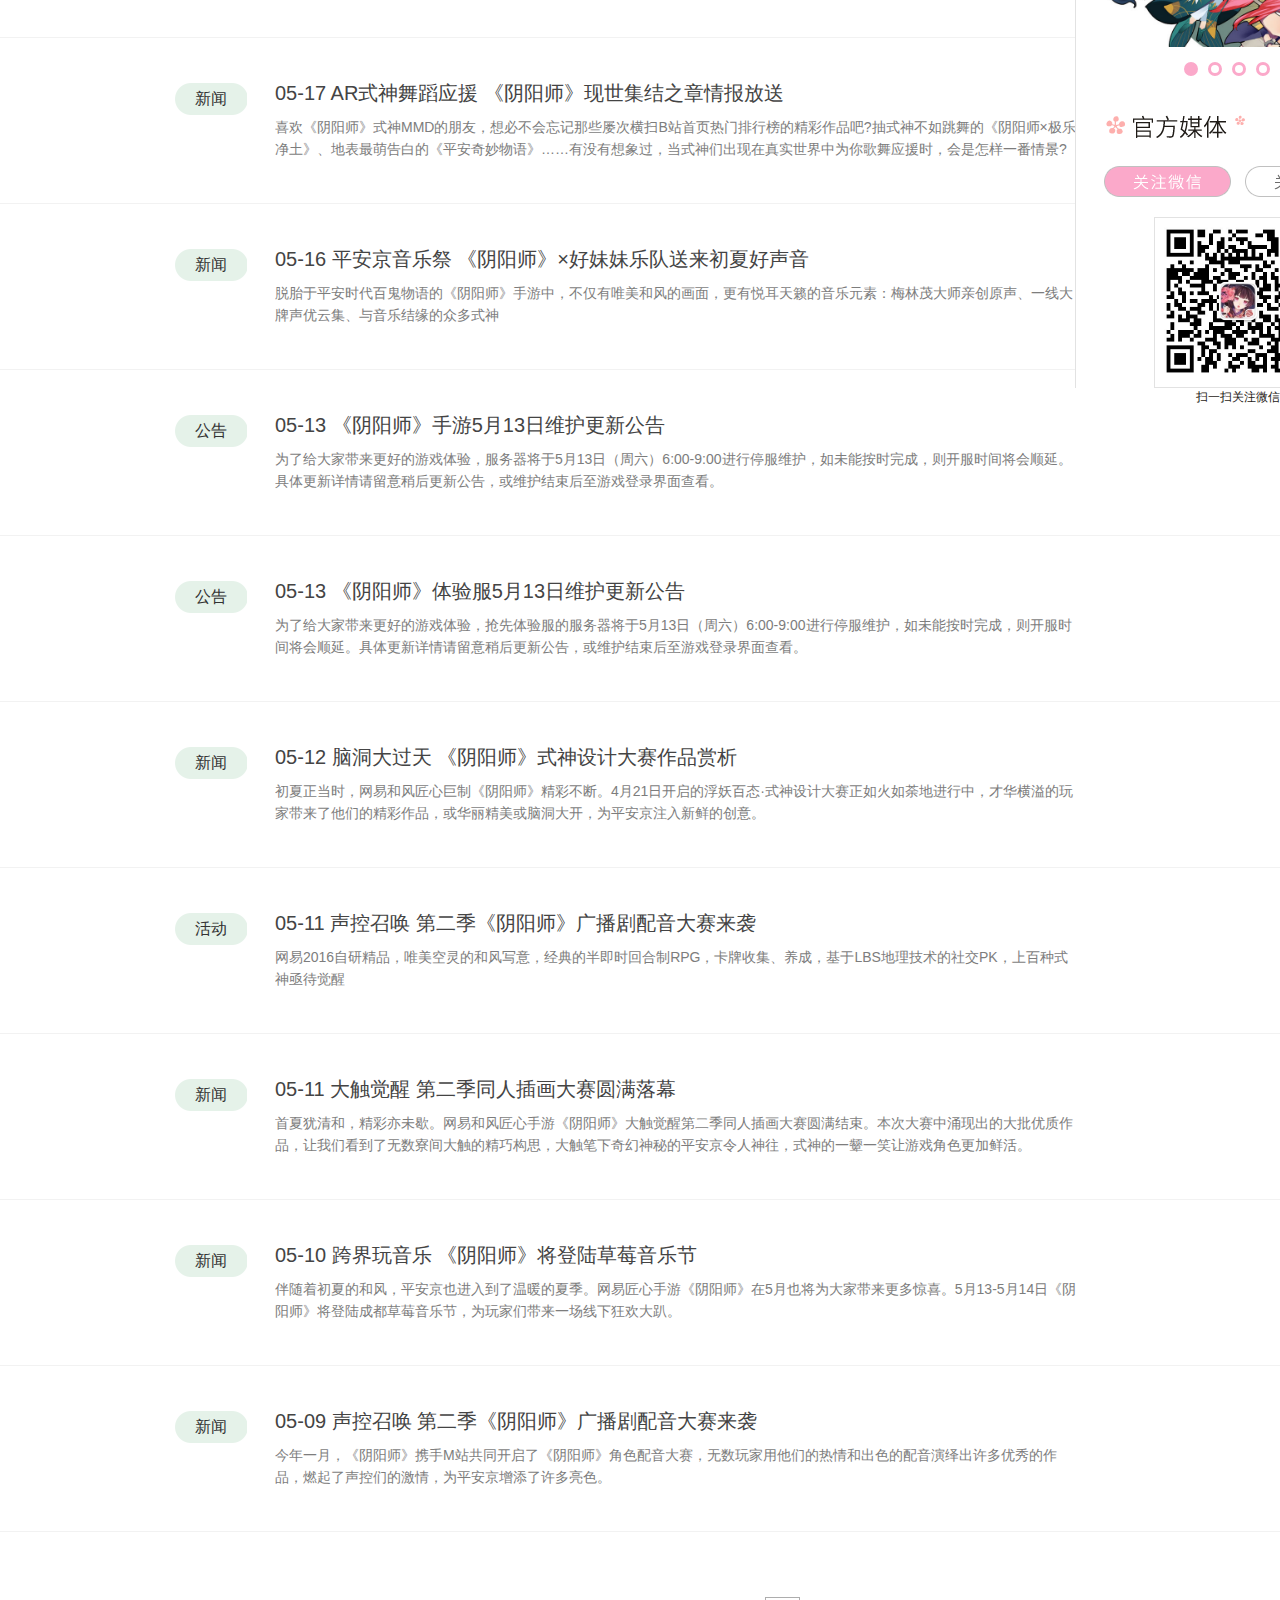
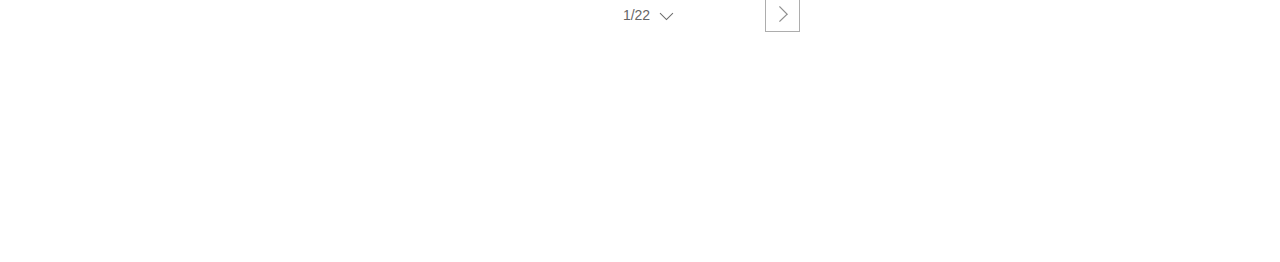
<file: news.html>
<!DOCTYPE html PUBLIC "-//W3C//DTD XHTML 1.0 Transitional//EN" "http://www.w3.org/TR/xhtml1/DTD/xhtml1-transitional.dtd">
<html xmlns="http://www.w3.org/1999/xhtml" xml:lang="en">
<head>
    <meta http-equiv="Content-Type" content="text/html;charset=UTF-8" />
    <title>阴阳师新闻资讯_最新_《阴阳师》手游官网_网易和风匠心巨制，开启唯美奇幻之旅</title>
    <link rel="shortcut  icon" type="text/css" href="favicon.ico" />
    <link rel="stylesheet" type="text/css" href="css/news.css" />
    <script src="js/jquery-1.11.1.min.js" type="text/javascript"></script>
    <script src="js/news.js" type="text/javascript"></script>
</head>
<body>
    <!-- 顶部区域 --> 
    <div class="topbanner">
        <div class="wide">
            <a href="javascript:;" class="top-logo"><img src="images/logo_b5525b7.png" height="44" width="133" alt="" /></a>
            <div class="top-new">
                <span>
                    <img src="images/591e65b45e6027119fcd6abdmUuz2jte.jpg" height="55" width="420" alt=""  id="pic1" />
                </span>
                <a href="javascript:;" class="top-bot">
                    <img src="images/591e65b5143cfacc93d86058pDuk6eTh.jpg" height="250" width="960" alt="" />
                </a>
            </div>
               
            <div class="fr top-right">
                 <ul class="fl">
                    <li><a href="register.html" target="_blank" class="transform">注册账号</a></li>
                    <li><a href="javascript:;" class="transform">安卓充值</a></li>
                    <li class="nmr">
                        <span>
                            网易游戏全目录 
                            <img src="images/03.jpg" height="16" width="16" alt="" />
                        </span>
                        <div class="total">
                            <ul class="one">
                                <li class="item1">客户端游戏</li>
                                <li class="item2">手机游戏</li>
                                <li class="item3">游戏辅助</li>
                            </ul>
                            <ul class="two">
                                <li class="karry">
                                    <p>角色扮演</p>
                                    <a href="javascript:;">
                                        <em>梦幻西游电脑版</em>
                                    </a>
                                    <a href="javascript:;">
                                        <em class="hot">天下3</em>
                                    </a>
                                    <a href="javascript:;">
                                        <em class="hot">大话2经典版</em>
                                    </a>
                                    <a href="javascript:;">
                                        <em class="last-new">天谕</em>
                                    </a>
                                    <a href="javascript:;">大话2免费版</a>
                                    <a href="javascript:;">
                                        <em class="last-new">西楚霸王</em>
                                    </a>
                                    <a href="javascript:;">新大话3经典版</a>
                                    <a href="javascript:;">
                                        <em class="last-new">新倩女幽魂</em>
                                    </a>
                                    <a href="javascript:;">新大话3免费版</a>
                                    <a href="javascript:;">镇魔曲</a>
                                    <a href="javascript:;">大唐无双零</a>
                                    <a href="javascript:;">龙魂时刻</a>
                                    <a href="javascript:;">武魂2</a>
                                    <a href="javascript:;">精灵传说</a>
                                    <a href="javascript:;">斩魂</a>
                                    <a href="javascript:;">新飞飞</a>
                                    <a href="javascript:;">魔兽世界</a>
                                    <a href="javascript:;">暗黑破坏神3</a>

                                    <p>竞技/休闲</p>
                                    <a href="javascript:;">
                                        <em class="last-new">守望先锋</em>
                                    </a>
                                    <a href="javascript:;">
                                        <em class="last-new">突击英雄</em>
                                    </a>
                                    <a href="javascript:;">
                                        <em class="last-new">夺宝联盟</em>
                                    </a>
                                    <a href="javascript:;">
                                        <em class="last-new">无尽战区</em>
                                    </a>
                                    <a href="javascript:;">
                                        <em class="last-new">战意</em>
                                    </a>
                                    <a href="javascript:;">
                                        <em class="last-new">秘境对决</em>
                                    </a>
                                    <a href="javascript:;">风暴英雄</a>
                                    <a href="javascript:;">星际争霸Ⅱ</a>
                                    <a href="javascript:;">英雄三国</a>
                                    <a href="javascript:;">炉石传说</a>
                                </li>
                                <li class="center">
                                    <p>热门推荐</p>
                                    <a href="javascript:;">
                                        <em>梦幻西游手游</em>
                                    </a>
                                    <a href="javascript:;">
                                        <em>大话西游手游</em>
                                    </a>
                                    <a href="javascript:;">
                                        <em>倩女幽魂手游</em>
                                    </a>
                                    <a href="javascript:;">
                                        <em>阴阳师</em>
                                    </a>
                                    <a href="javascript:;">
                                        <em>率土之滨</em>
                                    </a>
                                    <a href="javascript:;">
                                        <em>Raven：掠夺者</em>
                                    </a>
                                    <a href="javascript:;">
                                        <em>大唐无双手游</em>
                                    </a>
                                    <a href="javascript:;">
                                        <em>乱斗西游2</em>
                                    </a>
                                    <a href="javascript:;">
                                        <em>梦幻西游无双版</em>
                                    </a>
                                    <a href="javascript:;">功夫熊猫3手游</a>
                                    <a href="javascript:;">西游神魔决</a>
                                    <a href="javascript:;">时空之刃</a>
                                    <a href="javascript:;">梦想星城</a>
                                    <a href="javascript:;">乖离性百万亚瑟王</a>
                                    <a href="javascript:;">有杀气童话</a>
                                </li>
                                <li class="game">
                                    <p>新品推荐</p>
                                    <div class="list-new">
                                        <div class="long-new">
                                            <a href="javascript:;">
                                                <em>天下手游</em>
                                            </a>
                                            <a href="javascript:;">
                                                <em>Minecraft我的世界</em>
                                            </a>
                                            <a href="javascript:;">
                                                <em>我守护的一切</em>
                                            </a>
                                            <a href="javascript:;">
                                                <em>终结者2官方手游</em>
                                            </a>
                                            <a href="javascript:;">
                                                <em>大话西游热血版</em>
                                            </a>
                                            <a href="javascript:;">
                                                <em>永远的7日之都</em>
                                            </a>
                                            <a href="javascript:;">
                                                <em>坦克世界闪击战</em>
                                            </a>
                                            <a href="javascript:;">
                                                <em>天启联盟</em>
                                            </a>
                                            <a href="javascript:;">
                                                <em>叛逆性百万亚瑟王</em>
                                            </a>
                                            <a href="javascript:;">
                                                <em>秘宝猎人</em>
                                            </a>
                                            <a href="javascript:;">
                                                <em>元气战姬学院</em>
                                            </a>
                                            <a href="javascript:;">
                                                <em>萌王EX</em>
                                            </a>
                                            <a href="javascript:;" class="jc">大航海之路</a>
                                            <a href="javascript:;" class="jc">功夫熊猫官方手游</a>
                                            <a href="javascript:;">
                                                <em class="jc">猫和老鼠官方手游</em></a>
                                        </div>
                                        <div class="short-new">
                                            <a href="javascript:;">
                                                <em>镇魔曲手游</em>
                                            </a>
                                            <a href="javascript:;">
                                                <em>秘境对决</em></a>
                                            <a href="javascript:;">
                                                <em>魔法禁书目录</em>
                                            </a>
                                            <a href="javascript:;">
                                                <em>三少爷的剑</em>
                                            </a>
                                            <a href="javascript:;">
                                                <em>迷雾世界</em>
                                            </a>
                                            <a href="javascript:;">
                                                <em>光明大陆</em>
                                            </a>
                                            <a href="javascript:;">
                                                <em>荆棘王座</em>
                                            </a>
                                            <a href="javascript:;">
                                                <em>重装突击</em>
                                            </a>
                                            <a href="javascript:;">
                                                <em>坦克连</em>
                                            </a>
                                            <a href="javascript:;">
                                                <em>天骄铁骑</em>
                                            </a>
                                            <a href="javascript:;">
                                                <em>无尽战区觉醒</em></a>
                                            <a href="javascript:;" class="jc">劲舞团</a>
                                            <a href="javascript:;" class="jc">貂蝉的移动城堡</a>
                                            <a href="javascript:;" class="jc">小时代官方游戏</a>
                                            <a href="javascript:;" class="jc">妖刀少女异闻录</a>
                                        </div>
                                        <div class="mini-new">
                                            <a href="javascript:;" class="jc">永恒文明</a>
                                            <a href="javascript:;" class="jc">楚留香</a>
                                            <a href="javascript:;" class="jc">魂之幻影</a>
                                            <a href="javascript:;" class="jc">曙光先锋</a>
                                            <a href="javascript:;" class="jc">大唐游仙记</a>
                                            <a href="javascript:;" class="jc">大富翁9</a>
                                            <a href="javascript:;" class="jc">无限战争</a>
                                            <a href="javascript:;" class="jc">陆小凤传奇</a>
                                            <a href="javascript:;" class="jc">狩猎纪元</a>
                                            <a href="javascript:;" class="jc">
                                                <em class="jc">飞刀又见飞刀</em>
                                            </a>
                                            <a href="javascript:;">黑暗启元</a>
                                            <a href="javascript:;">小李飞刀</a>
                                            <a href="javascript:;">伏魔咒</a>
                                            <a href="javascript:;">天下HD</a>
                                            <a href="javascript:;">天下X天下</a>
                                        </div>
                                        <a href="javascript:;" class="top-bar">更多热门手游</a> 
                                    </div>
                                </li>
                                <li class="tonny">
                                    <a href="javascript:;">
                                        <em class="hot">游品味</em>
                                    </a>
                                    <a href="javascript:;">
                                        <em class="hot">网易MuMu</em>
                                    </a>
                                    <a href="javascript:;">网易游戏印象</a>
                                    <a href="javascript:;">网易游戏平台</a>
                                    <a href="javascript:;">
                                        <em class="last-new">游戏论坛app</em>
                                    </a>
                                    <a href="javascript:;">手机将军令</a>
                                    <a href="javascript:;">将军令</a>
                                    <a href="javascript:;">游戏知道</a>
                                    <a href="javascript:;">藏宝阁</a>
                                    <a href="javascript:;">网易CC</a>
                                    <a href="javascript:;">客服中心</a>
                                    <a href="javascript:;">自助百宝箱</a>
                                    <a href="javascript:;">网易uu加速器</a>
                                    <a href="javascript:;" class="topbar-btn">网易游戏</a>
                                </li>
                            </ul> 
                        </div> 
                    </li>
                </ul>
                <div class="fr percent">
                    <ul>
                        <li><a href="javascript:;">领取网易严选宝箱</a></li>
                        <li><a href="javascript:;">安卓充值9.8折</a></li>
                        <li><a href="register.html" target="_blank">领取网易严选宝箱</a></li>
                    </ul>
                </div>
            </div>
        </div>
    </div>
    <!-- /顶部区域 -->

    <!-- 主要区域 -->
    <div class="main">
        <div class="top">
            <div class="wid">
                    <div class="load fl">
                    <p>扫码下载</p>
                    <img src="images/qr.png" height="73" alt="" />
                    <a href="javascript:;">
                        <span></span>
                        <div>
                            <h1>阴阳师</h1>
                            <h2>网易和风匠心巨制</h2>
                        </div>
                    </a>
                </div>
                <ul class="fr">
                    <li><a href="index.html" target="_blank">官网首页</a></li>
                    <li class="line"></li>
                    <li><a href="news.html">新闻资讯</a></li>
                    <li class="line"></li>
                    <li><a href="javascript:;">游戏攻略</a></li>
                    <li class="line"></li>
                    <li><a href="GameFeatures.html" target="_blank">游戏特色</a></li>
                    <li class="line"></li>
                    <li><a href="javascript:;">同人专区</a></li>
                    <li class="line"></li>
                    <li><a href="javascript:;">官方渠道</a></li>
                </ul>
            </div>
        </div>
            
        <div class="main-banner">
             <div class="logo">
                 <a href="javascript:;">
                     <span><img src="images/logo_7920691.png" height="199" width="70" alt="" /></span>
                 </a>
             </div>
        </div>
    </div>
    <!-- /主要区域 -->

    <!-- 内容区域 -->
    <div class="content">
        <div class="content-main">
            <h2 class="list-tit">新闻资讯</h2>
            <div class="list-nav">
                <a href="javascript:;" class="all-tit current">
                    <em></em>
                    最新
                </a>
                <a href="javascript:;" class="new-tit">
                    <em></em>
                    新闻
                </a>
                 <a href="javascript:;" class="update-tit">
                    <em></em>
                    公告
                </a>
                 <a href="javascript:;" class="huodong-tit">
                    <em></em>
                    活动
                </a>
                 <a href="javascript:;" class="media-tit">
                    <em></em>
                    媒体
                </a>
                 <a href="javascript:;" class="skill-tit">
                    <em></em>
                    攻略
                </a>
                 <a href="javascript:;" class="ziliao-tit">
                    <em></em>
                    资料片
                </a>
            </div>
            <div class="new-list on">
                <div class="item">
                    <div class="item-inner">
                        <a href="javascript:;">
                            <p class="p-tit">05-19 《阴阳师》体验服5月20日维护更新公告</p>
                            <p class="p-mess">为了给大家带来更好的游戏体验，抢先体验服将于5月20日（周六）上午6:00-9:00进行停服维护，如未能按时完成，则开服时间将会顺延。具体更新详情请留意更新公告，或维护结束后至游戏登录界面查看。</p>
                            <span class="category">公告</span>
                        </a>
                    </div>
                </div>
                <div class="item">
                    <div class="item-inner">
                        <a href="javascript:;">
                            <p class="p-tit">05-19 《阴阳师》手游5月20日维护更新公告</p>
                            <p class="p-mess">为了给大家带来更好的游戏体验，服务器将于5月20日（周六）上午6:00-9:00进行停服维护，如未能按时完成，则开服时间将会顺延。具体更新详情请留意更新公告，或维护结束后至游戏登录界面查看。</p>
                            <span class="category">公告</span>
                        </a>
                    </div>
                </div>
                <div class="item">
                    <div class="item-inner">
                        <a href="javascript:;">
                            <p class="p-tit">05-19 现世探索 逢魔寻妖 《阴阳师》“现世集结之章”20日上线</p>
                            <p class="p-mess">黄昏是黑夜与白昼交替的时刻，也是阴阳两界交错的时刻。在这段时间内，鬼神能够逃窜至现世人类也可能被卷入阴界，因此黄昏时段被称为 “逢魔之时”。</p>
                            <span class="category">新闻</span>
                        </a>
                    </div>
                </div>
                <div class="item">
                    <div class="item-inner">
                        <a href="javascript:;">
                            <p class="p-tit">05-18 新式神现身平安京  《阴阳师》现世集结之章资料片即将上线</p>
                            <p class="p-mess">随着阴阳师大人们布下越来越多的召唤阵，又将有两位新式神现身平安京，加入守护平安世界的队伍中。在5月20日即将上线的《阴阳师》全新主题资料片“现世集结之章”中，SSR式神彼岸花、SR式神匣中少女将正式进入卡池。那么，这两位新式神分别有着怎样的故事呢?</p>
                            <span class="category">新闻</span>
                        </a>
                    </div>
                </div>
                <div class="item">
                    <div class="item-inner">
                        <a href="javascript:;">
                            <p class="p-tit">05-17 《阴阳师》手游5月17日维护更新公告</p>
                            <p class="p-mess">为了更好的提升各位阴阳师大人的游戏体验和乐趣，我们会对开放「逢魔之时」的服务器中的「寻找鬼王」和「妖怪退治」玩法进行调整。</p>
                            <span class="category">公告</span>
                        </a>
                    </div>
                </div>
                <div class="item">
                    <div class="item-inner">
                        <a href="javascript:;">
                            <p class="p-tit">05-17 《阴阳师》体验服5月17日维护更新公告</p>
                            <p class="p-mess">为了给大家带来更好的游戏体验，抢先体验服的服务器将于5月17日(周三)10:00-12:00进行停服维护，如未能按时完成，则开服时间将会顺延。具体更新详情请留意稍后更新公告，或维护结束后至游戏登录界面查看。</p>
                            <span class="category">公告</span>
                        </a>
                    </div>
                </div>
                <div class="item">
                    <div class="item-inner">
                        <a href="javascript:;">
                            <p class="p-tit">05-17 AR式神舞蹈应援  《阴阳师》现世集结之章情报放送</p>
                            <p class="p-mess">喜欢《阴阳师》式神MMD的朋友，想必不会忘记那些屡次横扫B站首页热门排行榜的精彩作品吧?抽式神不如跳舞的《阴阳师×极乐净土》、地表最萌告白的《平安奇妙物语》……有没有想象过，当式神们出现在真实世界中为你歌舞应援时，会是怎样一番情景?</p>
                            <span class="category">新闻</span>
                        </a>
                    </div>
                </div>
                <div class="item">
                    <div class="item-inner">
                        <a href="javascript:;">
                            <p class="p-tit">05-16 平安京音乐祭  《阴阳师》×好妹妹乐队送来初夏好声音 　</p>
                            <p class="p-mess">脱胎于平安时代百鬼物语的《阴阳师》手游中，不仅有唯美和风的画面，更有悦耳天籁的音乐元素：梅林茂大师亲创原声、一线大牌声优云集、与音乐结缘的众多式神</p>
                            <span class="category">新闻</span>
                        </a>
                    </div>
                </div>
                <div class="item">
                    <div class="item-inner">
                        <a href="javascript:;">
                            <p class="p-tit">05-13 《阴阳师》手游5月13日维护更新公告</p>
                            <p class="p-mess">为了给大家带来更好的游戏体验，服务器将于5月13日（周六）6:00-9:00进行停服维护，如未能按时完成，则开服时间将会顺延。具体更新详情请留意稍后更新公告，或维护结束后至游戏登录界面查看。</p>
                            <span class="category">公告</span>
                        </a>
                    </div>
                </div>
                <div class="item">
                    <div class="item-inner">
                        <a href="javascript:;">
                            <p class="p-tit">05-13 《阴阳师》体验服5月13日维护更新公告</p>
                            <p class="p-mess">为了给大家带来更好的游戏体验，抢先体验服的服务器将于5月13日（周六）6:00-9:00进行停服维护，如未能按时完成，则开服时间将会顺延。具体更新详情请留意稍后更新公告，或维护结束后至游戏登录界面查看。</p>
                            <span class="category">公告</span>
                        </a>
                    </div>
                </div>
                <div class="item">
                    <div class="item-inner">
                        <a href="javascript:;">
                            <p class="p-tit">05-12 脑洞大过天 《阴阳师》式神设计大赛作品赏析</p>
                            <p class="p-mess">初夏正当时，网易和风匠心巨制《阴阳师》精彩不断。4月21日开启的浮妖百态·式神设计大赛正如火如荼地进行中，才华横溢的玩家带来了他们的精彩作品，或华丽精美或脑洞大开，为平安京注入新鲜的创意。</p>
                            <span class="category">新闻</span>
                        </a>
                     </div>
                </div>
                <div class="item">
                    <div class="item-inner">
                        <a href="javascript:;">
                            <p class="p-tit">05-11 声控召唤 第二季《阴阳师》广播剧配音大赛来袭</p>
                            <p class="p-mess">网易2016自研精品，唯美空灵的和风写意，经典的半即时回合制RPG，卡牌收集、养成，基于LBS地理技术的社交PK，上百种式神亟待觉醒</p>
                            <span class="category">活动</span>
                        </a>
                    </div>
                </div>
                <div class="item">
                    <div class="item-inner">
                        <a href="javascript:;">
                            <p class="p-tit">05-11 大触觉醒 第二季同人插画大赛圆满落幕</p>
                            <p class="p-mess">首夏犹清和，精彩亦未歇。网易和风匠心手游《阴阳师》大触觉醒第二季同人插画大赛圆满结束。本次大赛中涌现出的大批优质作品，让我们看到了无数寮间大触的精巧构思，大触笔下奇幻神秘的平安京令人神往，式神的一颦一笑让游戏角色更加鲜活。</p>
                            <span class="category">新闻</span>
                        </a>
                    </div>
                </div>
                <div class="item">
                    <div class="item-inner">
                        <a href="javascript:;">
                            <p class="p-tit">05-10 跨界玩音乐 《阴阳师》将登陆草莓音乐节</p>
                            <p class="p-mess">伴随着初夏的和风，平安京也进入到了温暖的夏季。网易匠心手游《阴阳师》在5月也将为大家带来更多惊喜。5月13-5月14日《阴阳师》将登陆成都草莓音乐节，为玩家们带来一场线下狂欢大趴。</p>
                            <span class="category">新闻</span>
                        </a>
                    </div>
                </div>
                <div class="item">
                    <div class="item-inner">
                        <a href="javascript:;">
                            <p class="p-tit">05-09 声控召唤 第二季《阴阳师》广播剧配音大赛来袭</p>
                            <p class="p-mess">今年一月，《阴阳师》携手M站共同开启了《阴阳师》角色配音大赛，无数玩家用他们的热情和出色的配音演绎出许多优秀的作品，燃起了声控们的激情，为平安京增添了许多亮色。</p>
                            <span class="category">新闻</span>
                        </a>
                    </div>
                </div>
                <div class="pager">
                    <div class="pager-inner">
                        <span class="pager-list">
                            <a href="javascript:;" class="pager-list-first">
                                1/22
                                <i></i>
                            </a>
                            <em></em>
                        </span>
                        <a href="javascript:;" class="next"></a>
                    </div>
                </div>
            </div>
            <div class="new-list">
                <div class="item">
                    <div class="item-inner">
                        <a href="javascript:;">
                            <p class="p-tit">05-19 现世探索 逢魔寻妖 《阴阳师》“现世集结之章”20日上线</p>
                            <p class="p-mess">黄昏是黑夜与白昼交替的时刻，也是阴阳两界交错的时刻。在这段时间内，鬼神能够逃窜至现世人类也可能被卷入阴界，因此黄昏时段被称为 “逢魔之时”。</p>
                            <span class="category">新闻</span>
                        </a>
                    </div>
                </div>
                <div class="item">
                    <div class="item-inner">
                        <a href="javascript:;">
                            <p class="p-tit">05-18 新式神现身平安京  《阴阳师》现世集结之章资料片即将上线</p>
                            <p class="p-mess">随着阴阳师大人们布下越来越多的召唤阵，又将有两位新式神现身平安京，加入守护平安世界的队伍中。在5月20日即将上线的《阴阳师》全新主题资料片“现世集结之章”中，SSR式神彼岸花、SR式神匣中少女将正式进入卡池。那么，这两位新式神分别有着怎样的故事呢?</p>
                            <span class="category">新闻</span>
                        </a>
                    </div>
                </div>
                <div class="item">
                    <div class="item-inner">
                        <a href="javascript:;">
                            <p class="p-tit">05-17 AR式神舞蹈应援  《阴阳师》现世集结之章情报放送</p>
                            <p class="p-mess">喜欢《阴阳师》式神MMD的朋友，想必不会忘记那些屡次横扫B站首页热门排行榜的精彩作品吧?抽式神不如跳舞的《阴阳师×极乐净土》、地表最萌告白的《平安奇妙物语》……有没有想象过，当式神们出现在真实世界中为你歌舞应援时，会是怎样一番情景?</p>
                            <span class="category">新闻</span>
                        </a>
                    </div>
                </div>
                <div class="item">
                    <div class="item-inner">
                        <a href="javascript:;">
                            <p class="p-tit">05-16 平安京音乐祭  《阴阳师》×好妹妹乐队送来初夏好声音 　</p>
                            <p class="p-mess">脱胎于平安时代百鬼物语的《阴阳师》手游中，不仅有唯美和风的画面，更有悦耳天籁的音乐元素：梅林茂大师亲创原声、一线大牌声优云集、与音乐结缘的众多式神</p>
                            <span class="category">新闻</span>
                        </a>
                    </div>
                </div>
                <div class="item">
                    <div class="item-inner">
                        <a href="javascript:;">
                            <p class="p-tit">05-12 脑洞大过天 《阴阳师》式神设计大赛作品赏析</p>
                            <p class="p-mess">初夏正当时，网易和风匠心巨制《阴阳师》精彩不断。4月21日开启的浮妖百态·式神设计大赛正如火如荼地进行中，才华横溢的玩家带来了他们的精彩作品，或华丽精美或脑洞大开，为平安京注入新鲜的创意。</p>
                            <span class="category">新闻</span>
                        </a>
                    </div>
                </div>
                <div class="item">
                    <div class="item-inner">
                        <a href="javascript:;">
                            <p class="p-tit">05-11 大触觉醒 第二季同人插画大赛圆满落幕</p>
                            <p class="p-mess">首夏犹清和，精彩亦未歇。网易和风匠心手游《阴阳师》大触觉醒第二季同人插画大赛圆满结束。本次大赛中涌现出的大批优质作品，让我们看到了无数寮间大触的精巧构思，大触笔下奇幻神秘的平安京令人神往，式神的一颦一笑让游戏角色更加鲜活。</p>
                            <span class="category">新闻</span>
                        </a>
                    </div>
                </div>
                <div class="item">
                    <div class="item-inner">
                        <a href="javascript:;">
                            <p class="p-tit">05-10 跨界玩音乐 《阴阳师》将登陆草莓音乐节</p>
                            <p class="p-mess">伴随着初夏的和风，平安京也进入到了温暖的夏季。网易匠心手游《阴阳师》在5月也将为大家带来更多惊喜。5月13-5月14日《阴阳师》将登陆成都草莓音乐节，为玩家们带来一场线下狂欢大趴。</p>
                            <span class="category">新闻</span>
                        </a>
                    </div>
                </div>
                <div class="item">
                    <div class="item-inner">
                        <a href="javascript:;">
                            <p class="p-tit">05-09 声控召唤 第二季《阴阳师》广播剧配音大赛来袭</p>
                            <p class="p-mess">今年一月，《阴阳师》携手M站共同开启了《阴阳师》角色配音大赛，无数玩家用他们的热情和出色的配音演绎出许多优秀的作品，燃起了声控们的激情，为平安京增添了许多亮色。</p>
                            <span class="category">新闻</span>
                        </a>
                    </div>
                </div>
                <div class="item">
                    <div class="item-inner">
                        <a href="javascript:;">
                            <p class="p-tit">05-08 大触觉醒 插画大赛第二季获奖名单</p>
                            <p class="p-mess">网易2016自研精品，唯美空灵的和风写意，经典的半即时回合制RPG，卡牌收集、养成，基于LBS地理技术的社交PK，上百种式神亟待觉醒</p>
                            <span class="category">新闻</span>
                        </a>
                    </div>
                </div>
                <div class="item">
                    <div class="item-inner">
                        <a href="javascript:;">
                            <p class="p-tit">05-08 《阴阳师》校园祭开启 唯美和风席卷校园</p>
                            <p class="p-mess">网易和风匠心巨制《阴阳师》一直努力地丰富线下活动，增强与玩家的互动与交流。近日，《阴阳师》开启了校园祭活动，打破次元壁，将唯美和风带入高校校园。</p>
                            <span class="category">新闻</span>
                        </a>
                    </div>
                </div>
                <div class="item">
                    <div class="item-inner">
                        <a href="javascript:;">
                            <p class="p-tit">05-03 初夏活动精彩继续 五一小长假漫展回顾</p>
                            <p class="p-mess">在刚刚结束的五一小长假，《阴阳师》携手杭州第十三届中国国际动漫节、上海2017COMICUP20、广州AC-Joy动漫游戏嘉年华，为国内玩家带来精彩的漫展活动，与此同时《阴阳师》再次登陆日本，参加日本Niconico超会议。</p>
                            <span class="category">新闻</span>
                        </a>
                     </div>
                </div>
                <div class="item">
                    <div class="item-inner">
                        <a href="javascript:;">
                            <p class="p-tit">05-02 美色势力参上 《阴阳师》新SR式神攻略</p>
                            <p class="p-mess">网易和风匠心巨制手游《阴阳师》在新版本金羽之章中推出的SR级式神【以津真天】和【鸩】已经和大家见面了，两位新式神无论是颜值还是战斗能力都非常引人注目。她们的技能有怎样的特点呢，下面就让我们一起来看看吧。</p>
                            <span class="category">新闻</span>
                        </a>
                    </div>
                </div>
                <div class="item">
                    <div class="item-inner">
                        <a href="javascript:;">
                            <p class="p-tit">04-28 《阴阳师》体验服4月28日维护更新公告</p>
                            <p class="p-mess">为了给大家带来更好的游戏体验，抢先体验服将于4月28日(周五)3:00 - 5:00进行停服维护，如未能按时完成，则开服时间将会顺延。具体更新详情请留意稍后更新公告，或维护结束后至游戏登录界面查看。!</p>
                            <span class="category">新闻</span>
                        </a>
                    </div>
                </div>
                <div class="item">
                    <div class="item-inner">
                        <a href="javascript:;">
                            <p class="p-tit">04-28 金羽之章 《阴阳师》新主题版本上线</p>
                            <p class="p-mess">网易和风匠心巨制手游《阴阳师》金羽之章主题版本在4月28日更新维护后正式上线，新皮肤、新式神、新剧情和新玩法为初夏预热，即将到来的五一假期还有多多奖励等待着大家。</p>
                            <span class="category">新闻</span>
                        </a>
                    </div>
                </div>
                <div class="item">
                    <div class="item-inner">
                        <a href="javascript:;">
                            <p class="p-tit">04-27 新剧情新玩法 《阴阳师》金羽之章情报第二弹</p>
                            <p class="p-mess">网易和风匠心巨制手游《阴阳师》金羽之章主题版本即将上线，除了即将推出新式神、新皮肤外，全新的剧情和玩法也将在4月28日与玩家见面。</p>
                            <span class="category">新闻</span>
                        </a>
                    </div>
                </div>
                <div class="pager">
                    <div class="pager-inner">
                        <span class="pager-list">
                            <a href="javascript:;" class="pager-list-first">
                                1/22
                                <i></i>
                            </a>
                            <em></em>
                        </span>
                        <a href="javascript:;" class="next"></a>
                    </div>
                </div>
            </div>
            <div class="new-list">
                <div class="item">
                    <div class="item-inner">
                        <a href="javascript:;">
                            <p class="p-tit">05-19 《阴阳师》体验服5月20日维护更新公告</p>
                            <p class="p-mess">为了给大家带来更好的游戏体验，抢先体验服将于5月20日（周六）上午6:00-9:00进行停服维护，如未能按时完成，则开服时间将会顺延。具体更新详情请留意更新公告，或维护结束后至游戏登录界面查看。</p>
                            <span class="category">公告</span>
                        </a>
                    </div>
                </div>
                <div class="item">
                    <div class="item-inner">
                        <a href="javascript:;">
                            <p class="p-tit">05-19 《阴阳师》手游5月20日维护更新公告</p>
                            <p class="p-mess">为了给大家带来更好的游戏体验，服务器将于5月20日（周六）上午6:00-9:00进行停服维护，如未能按时完成，则开服时间将会顺延。具体更新详情请留意更新公告，或维护结束后至游戏登录界面查看。?</p>
                            <span class="category">公告</span>
                        </a>
                    </div>
                </div>
                <div class="item">
                    <div class="item-inner">
                        <a href="javascript:;">
                            <p class="p-tit">05-17 《阴阳师》手游5月17日维护更新公告</p>
                            <p class="p-mess">为了更好的提升各位阴阳师大人的游戏体验和乐趣，我们会对开放「逢魔之时」的服务器中的「寻找鬼王」和「妖怪退治」玩法进行调整。</p>
                            <span class="category">公告</span>
                        </a>
                    </div>
                </div>
                <div class="item">
                    <div class="item-inner">
                        <a href="javascript:;">
                            <p class="p-tit">05-17 《阴阳师》体验服5月17日维护更新公告</p>
                            <p class="p-mess">为了给大家带来更好的游戏体验，抢先体验服的服务器将于5月17日(周三)10:00-12:00进行停服维护，如未能按时完成，则开服时间将会顺延。具体更新详情请留意稍后更新公告，或维护结束后至游戏登录界面查看。</p>
                            <span class="category">公告</span>
                        </a>
                    </div>
                </div>
                <div class="item">
                    <div class="item-inner">
                        <a href="javascript:;">
                            <p class="p-tit">05-13 《阴阳师》手游5月13日维护更新公告</p>
                            <p class="p-mess">为了给大家带来更好的游戏体验，服务器将于5月13日（周六）6:00-9:00进行停服维护，如未能按时完成，则开服时间将会顺延。具体更新详情请留意稍后更新公告，或维护结束后至游戏登录界面查看。</p>
                            <span class="category">公告</span>
                        </a>
                    </div>
                </div>
                <div class="item">
                    <div class="item-inner">
                        <a href="javascript:;">
                            <p class="p-tit">05-13 《阴阳师》体验服5月13日维护更新公告</p>
                            <p class="p-mess">为了给大家带来更好的游戏体验，抢先体验服的服务器将于5月13日（周六）6:00-9:00进行停服维护，如未能按时完成，则开服时间将会顺延。具体更新详情请留意稍后更新公告，或维护结束后至游戏登录界面查看。</p>
                            <span class="category">公告</span>
                        </a>
                    </div>
                </div>
                <div class="item">
                    <div class="item-inner">
                        <a href="javascript:;">
                            <p class="p-tit">05-06 《阴阳师》手游5月6日维护更新公告</p>
                            <p class="p-mess">网易2016自研精品，唯美空灵的和风写意，经典的半即时回合制RPG，卡牌收集、养成，基于LBS地理技术的社交PK，上百种式神亟待觉醒</p>
                            <span class="category">公告</span>
                        </a>
                    </div>
                </div>
                <div class="item">
                    <div class="item-inner">
                        <a href="javascript:;">
                            <p class="p-tit">05-06 《阴阳师》体验服5月6日维护更新公告</p>
                            <p class="p-mess">网易2016自研精品，唯美空灵的和风写意，经典的半即时回合制RPG，卡牌收集、养成，基于LBS地理技术的社交PK，上百种式神亟待觉醒</p>
                            <span class="category">公告</span>
                        </a>
                    </div>
                </div>
                <div class="item">
                    <div class="item-inner">
                        <a href="javascript:;">
                            <p class="p-tit">05-01 《阴阳师》手游随机抽取类玩法概率公示</p>
                            <p class="p-mess">据有关法规，《阴阳师》手游对随机抽取类玩法及其概率公布如下</p>
                            <span class="category">公告</span>
                        </a>
                    </div>
                </div>
                <div class="item">
                    <div class="item-inner">
                        <a href="javascript:;">
                            <p class="p-tit">04-27 《阴阳师》手游4月28日维护更新公告</p>
                            <p class="p-mess">为了给大家带来更好的游戏体验，服务器将于4月28日(周五)上午3:00-5:00进行停服维护，如未能按时完成，则开服时间将会顺延。具体更新详情请留意更新公告，或维护结束后至游戏登录界面查看。</p>
                            <span class="category">公告</span>
                        </a>
                    </div>
                </div>
                <div class="item">
                    <div class="item-inner">
                        <a href="javascript:;">
                            <p class="p-tit">04-21 《阴阳师》手游4月21日维护更新公告</p>
                            <p class="p-mess">为了给大家带来更好的游戏体验，服务器将于4月21日(周五)上午7:00-9:00进行停服维护，如未能按时完成，则开服时间将会顺延。具体更新详情请留意更新公告，或维护结束后至游戏登录界面查看。</p>
                            <span class="category">公告</span>
                        </a>
                     </div>
                </div>
                <div class="item">
                    <div class="item-inner">
                        <a href="javascript:;">
                            <p class="p-tit">04-20 关于第一期周边商城的发货情况说明</p>
                            <p class="p-mess">阴阳师手游于2017年初开启了第一期周边商城的预售，受到了各位大人的关注和支持，阴阳师团队对此表示万分感谢!</p>
                            <span class="category">公告</span>
                        </a>
                    </div>
                </div>
                <div class="item">
                    <div class="item-inner">
                        <a href="javascript:;">
                            <p class="p-tit">04-17 《阴阳师》手游4月19日图库维护公告</p>
                            <p class="p-mess">为了给大家带来更好的体验，阴阳师图库将于4月19日(周三)6:00开始进行数据迁移，大概需要停机20分钟。如未能按时完成，则开放时间将会顺延。</p>
                            <span class="category">公告</span>
                        </a>
                    </div>
                </div>
                <div class="item">
                    <div class="item-inner">
                        <a href="javascript:;">
                            <p class="p-tit">04-15 新区开服公告</p>
                            <p class="p-mess">　　寮办将于4月15日11:00，开启全平台互通新区。</p>
                            <span class="category">公告</span>
                        </a>
                    </div>
                </div>
                <div class="item">
                    <div class="item-inner">
                        <a href="javascript:;">
                            <p class="p-tit">04-14 《阴阳师》体验服4月15日维护更新公告</p>
                            <p class="p-mess">网易2016自研精品，唯美空灵的和风写意，经典的半即时回合制RPG，卡牌收集、养成，基于LBS地理技术的社交PK，上百种式神亟待觉醒</p>
                            <span class="category">公告</span>
                        </a>
                    </div>
                </div>
                <div class="pager">
                    <div class="pager-inner">
                        <span class="pager-list">
                            <a href="javascript:;" class="pager-list-first">
                                1/22
                                <i></i>
                            </a>
                            <em></em>
                        </span>
                        <a href="javascript:;" class="next"></a>
                    </div>
                </div>
            </div>
            <div class="new-list">
                <div class="item">
                    <div class="item-inner">
                        <a href="javascript:;">
                            <p class="p-tit">05-11 声控召唤 第二季《阴阳师》广播剧配音大赛来袭</p>
                            <p class="p-mess">网易2016自研精品，唯美空灵的和风写意，经典的半即时回合制RPG，卡牌收集、养成，基于LBS地理技术的社交PK，上百种式神亟待觉醒</p>
                            <span class="category">活动</span>
                        </a>
                    </div>
                </div>
                <div class="item">
                    <div class="item-inner">
                        <a href="javascript:;">
                            <p class="p-tit">05-03 “浮妖百态”式神设计大赛投稿开启！一起画崽吧！</p>
                            <p class="p-mess">网易2016自研精品，唯美空灵的和风写意，经典的半即时回合制RPG，卡牌收集、养成，基于LBS地理技术的社交PK，上百种式神亟待觉醒</p>
                            <span class="category">活动</span>
                        </a>
                    </div>
                </div>
                <div class="item">
                    <div class="item-inner">
                        <a href="javascript:;">
                            <p class="p-tit">04-25 "舔瓶我崽"，跨界表白，揭盖召唤果味崽</p>
                            <p class="p-mess">网易2016自研精品，唯美空灵的和风写意，经典的半即时回合制RPG，卡牌收集、养成，基于LBS地理技术的社交PK，上百种式神亟待觉醒</p>
                            <span class="category">活动</span>
                        </a>
                    </div>
                </div>
                <div class="item">
                    <div class="item-inner">
                        <a href="javascript:;">
                            <p class="p-tit">04-21 "浮妖百态"《阴阳师》式神设计大赛，邀你画崽！</p>
                            <p class="p-mess">网易2016自研精品，唯美空灵的和风写意，经典的半即时回合制RPG，卡牌收集、养成，基于LBS地理技术的社交PK，上百种式神亟待觉醒</p>
                            <span class="category">活动</span>
                        </a>
                    </div>
                </div>
                <div class="item">
                    <div class="item-inner">
                        <a href="javascript:;">
                            <p class="p-tit">04-01 KFC跨界应援！炸鸡可乐与式神召唤</p>
                            <p class="p-mess">网易2016自研精品，唯美空灵的和风写意，经典的半即时回合制RPG，卡牌收集、养成，基于LBS地理技术的社交PK，上百种式神亟待觉醒</p>
                            <span class="category">活动</span>
                        </a>
                    </div>
                </div>
                <div class="item">
                    <div class="item-inner">
                        <a href="javascript:;">
                            <p class="p-tit">03-09 地表最萌告白——来自萤草的一封信</p>
                            <p class="p-mess">网易2016自研精品，唯美空灵的和风写意，经典的半即时回合制RPG，卡牌收集、养成，基于LBS地理技术的社交PK，上百种式神亟待觉醒</p>
                            <span class="category">活动</span>
                        </a>
                    </div>
                </div>
                <div class="item">
                    <div class="item-inner">
                        <a href="javascript:;">
                            <p class="p-tit">03-06 新服集结，阴阳寮入境预检开启！提前领个崽儿回家~</p>
                            <p class="p-mess">网易2016自研精品，唯美空灵的和风写意，经典的半即时回合制RPG，卡牌收集、养成，基于LBS地理技术的社交PK，上百种式神亟待觉醒</p>
                            <span class="category">活动</span>
                        </a>
                    </div>
                </div>
                <div class="item">
                    <div class="item-inner">
                        <a href="javascript:;">
                            <p class="p-tit">03-03 大触觉醒第二季！同人插画大赛开启！</p>
                            <p class="p-mess">网易2016自研精品，唯美空灵的和风写意，经典的半即时回合制RPG，卡牌收集、养成，基于LBS地理技术的社交PK，上百种式神亟待觉醒</p>
                            <span class="category">活动</span>
                        </a>
                    </div>
                </div>
                <div class="item">
                    <div class="item-inner">
                        <a href="javascript:;">
                            <p class="p-tit">01-24 百绘罗衣，式神皮肤设计大赛来袭！</p>
                            <p class="p-mess">诸位阴阳师大人有想过帮自己朝夕相伴的式神设计新外观吗？是时候打开脑洞，给自家崽设计新衣服啦！百绘罗衣,《阴阳师》式神皮肤设计大赛来袭！快来给崽子们缝制新衣吧～</p>
                            <span class="category">活动</span>
                        </a>
                    </div>
                </div>
                <div class="item">
                    <div class="item-inner">
                        <a href="javascript:;">
                            <p class="p-tit">01-16 非酋逆袭，为崽而战！人气式神年度总决选火热开启</p>
                            <p class="p-mess">非酋逆袭 为崽而战！《阴阳师》2016人气式神年度总决选正在进行，快为自家崽加油助力！</p>
                            <span class="category">活动</span>
                        </a>
                    </div>
                </div>
                <div class="item">
                    <div class="item-inner">
                        <a href="javascript:;">
                            <p class="p-tit">12-16 百鬼映画！《阴阳师》首届MMD大赛华丽开启！</p>
                            <p class="p-mess">网易2016自研精品，唯美空灵的和风写意，经典的半即时回合制RPG，卡牌收集、养成，基于LBS地理技术的社交PK，上百种式神亟待觉醒</p>
                            <span class="category">活动</span>
                        </a>
                     </div>
                </div>
                <div class="item">
                    <div class="item-inner">
                        <a href="javascript:;">
                            <p class="p-tit">12-06 召唤阵激活活动情报</p>
                            <p class="p-mess">积分只在本次活动期间有效，活动结束后将全部作废消失。兑换奖励时，将直接扣除相应积分，发放相应道具奖励。</p>
                            <span class="category">活动</span>
                        </a>
                    </div>
                </div>
                <div class="item">
                    <div class="item-inner">
                        <a href="javascript:;">
                            <p class="p-tit">11-18 冲上云霄！斗鱼《阴阳师》主播斗技大赛</p>
                            <p class="p-mess">在斗鱼直播平台阴阳师十月主题活动-脱非入欧SSR海抽之后，不断的惊喜，让观众们饱足了眼福，玩家及主播们也逐步进阶新时代，我们将迎来全新的十一月主题活动——冲上云霄！决战斗技之巅！</p>
                            <span class="category">活动</span>
                        </a>
                    </div>
                </div>
                <div class="item">
                    <div class="item-inner">
                        <a href="javascript:;">
                            <p class="p-tit">11-15 “魑魅之卷”有奖漫画征集大赛火热进行中</p>
                            <p class="p-mess">各位献身于平安世界捉妖打怪事业的阴阳师们，你们是否还沉迷于茨木酒吞红叶的三角故事无法自拔？本命太多拿不定主意站哪队CP？已经脑补好了一万条剧情走向？急急如律令！赶紧召唤你的大触之力，用你的无限脑洞来为《阴阳师》创作条漫/漫画吧！</p>
                            <span class="category">活动</span>
                        </a>
                    </div>
                </div>
                <div class="item">
                    <div class="item-inner">
                        <a href="javascript:;">
                            <p class="p-tit">11-11 阴阳师携手网易天谕开展捏脸大赛，活动正在进行时!</p>
                            <p class="p-mess">　使用天谕游戏捏人界面模仿阴阳师各角色，有机会获得现金奖励、阴阳师周边套装、天谕5888珍贵翅膀等好礼哦！</p>
                            <span class="category">活动</span>
                        </a>
                    </div>
                </div>
                <div class="pager">
                    <div class="pager-inner">
                        <span class="pager-list">
                            <a href="javascript:;" class="pager-list-first">
                                1/22
                                <i></i>
                            </a>
                            <em></em>
                        </span>
                        <a href="javascript:;" class="next"></a>
                    </div>
                </div>
            </div>
            <div class="new-list">
                <div class="item">
                    <div class="item-inner">
                        <a href="javascript:;">
                            <p class="p-tit">01-20 AppSo2016 《阴阳师》登年度榜单</p>
                            <p class="p-mess">值得一提的是，AppSo 非常有眼光——因为阴阳师被评为 2016 AppSo 年度游戏啦，撒花！</p>
                            <span class="category">媒体</span>
                        </a>
                    </div>
                </div>
                <div class="item">
                    <div class="item-inner">
                        <a href="javascript:;">
                            <p class="p-tit">01-17 【17173】我的领导是个极品 他为抽SSR去了晴明神社</p>
                            <p class="p-mess">我下定决心要扒一扒我的领导——他就是个极品非酋。</p>
                            <span class="category">媒体</span>
                        </a>
                    </div>
                </div>
                <div class="item">
                    <div class="item-inner">
                        <a href="javascript:;">
                            <p class="p-tit">01-01 【17173】没想到你是这样的姑获鸟 一个SR为何有SSR的实力？</p>
                            <p class="p-mess">最近，《阴阳师》推出了一款华丽到没朋友的鸟姐新皮肤，一听名字就高端大气上档次：金鸾鹤羽。到底有多华丽？来看看这些细节。</p>
                            <span class="category">媒体</span>
                        </a>
                    </div>
                </div>
                <div class="item">
                    <div class="item-inner">
                        <a href="javascript:;">
                            <p class="p-tit">12-30 【18183】阴阳师协同斗技登顶阵容:无拉条无控制</p>
                            <p class="p-mess">　　阴阳师协同斗技的纯后手无拉条无控制阵容登顶了，下面来看看这套带了青行灯的全新阵容搭配怎么样，分享下阵容解析和角色定位攻略。</p>
                            <span class="category">媒体</span>
                        </a>
                    </div>
                </div>
                <div class="item">
                    <div class="item-inner">
                        <a href="javascript:;">
                            <p class="p-tit">12-29 【爱玩】像我这么能打的只有两个！阴阳师那些沉迷输出的治疗</p>
                            <p class="p-mess">众所周知，大部分的游戏都有着职业之分，治疗职业就应该好好的当个奶妈，坦克职业就应该好好的顶在队伍的前方吸收伤害，输出职业就老老实实的打伤害。而在阴阳师中，大部分的式神也有着类似的定位，在战斗中各尽其责从而完善整个阵容，不过也总有那么个别的式神不按套路出牌，接下来小编就为大家介绍一下阴阳师中仅有的两位进可吊打大蛇，退可救活全队的“输出型”治疗式神。</p>
                            <span class="category">媒体</span>
                        </a>
                    </div>
                </div>
                <div class="item">
                    <div class="item-inner">
                        <a href="javascript:;">
                            <p class="p-tit">12-28 【爱玩】非酋福利！阴阳师神龛商店玩法来袭！</p>
                            <p class="p-mess">玩过阴阳师的玩家似乎都有这么一种烦恼，那就是召唤的式神召唤不到，不想召唤的式神总是接二连三的到来，久而久之，仓库里塞满了一堆重复的SR和R式神，SSR式神却迟迟不见踪影。虽说稀有度并不能代表式神的强度，但是拥有SSR才是欧气的象征，正所谓不争馒头争口气，又有谁甘心做一名非酋呢？要是能把这些多余的式神换成SSR式神那该有多好啊！相信每个玩家都曾有过这种想法。而在最近一次的更新中，阴阳师便推出了神龛商店的玩法，兑换SSR式神这个广大非酋们的愿望终于成为现实！</p>
                            <span class="category">媒体</span>
                        </a>
                    </div>
                </div>
                <div class="item">
                    <div class="item-inner">
                        <a href="javascript:;">
                            <p class="p-tit">12-27 【口袋巴士】最强攻击驱散式神樱花妖 高颜值的辅助式神</p>
                            <p class="p-mess">在阴阳师中，桃花妖的好百合樱花妖是游戏中比较具有特色的一个SR式神，由于目前樱花妖已经失去了正常获取的路径，可能得到神龛系统上线以后才能再次有机会获取了。</p>
                            <span class="category">媒体</span>
                        </a>
                    </div>
                </div>
                <div class="item">
                    <div class="item-inner">
                        <a href="javascript:;">
                            <p class="p-tit">12-27 【18183】斗技强控流派代表:雨火流的衍生阵容</p>
                            <p class="p-mess">阴阳师雨火流在斗技中一直毒瘤，现在衍生出的阵容也有不少。在此浅探雨火流及其变体的阵容推演，目的在于扬长避短，使凤凰火的核心打法发挥较为理想的效果。</p>
                            <span class="category">媒体</span>
                        </a>
                    </div>
                </div>
                <div class="item">
                    <div class="item-inner">
                        <a href="javascript:;">
                            <p class="p-tit">12-27 【18183】阴阳师速度与拉条终极奥义:为何被超车</p>
                            <p class="p-mess">阴阳师速度与拉条终极奥义带给大家，听听大神研究的超车情况下，速度和拉条都有什么样的关联影响呢?本篇就带来深度的探究和说明。</p>
                            <span class="category">媒体</span>
                        </a>
                    </div>
                </div>
                <div class="item">
                    <div class="item-inner">
                        <a href="javascript:;">
                            <p class="p-tit">12-26 【18183】阴阳师雨雪流阵容4600分登顶斗技第一</p>
                            <p class="p-mess">阴阳师雨雪流阵容是后手雨火流的变种套路。只是把火女换成了雪女罢了。斗技打到了4600分登顶了，下面来看看这套第一名的阵容都有哪些搭配和攻略。</p>
                            <span class="category">媒体</span>
                        </a>
                    </div>
                </div>
                <div class="item">
                    <div class="item-inner">
                        <a href="javascript:;">
                            <p class="p-tit">12-26 【18183】论阴阳师月卡党如何对抗雨火流阵容攻略</p>
                            <p class="p-mess">阴阳师月卡党玩家如何在斗技里面对抗雨火流呢?本篇就带来相对于的阵容攻略分享。大概能在3000分段里面沉浮，下面来看看具体的御魂搭配等分析。</p>
                            <span class="category">媒体</span>
                        </a>
                     </div>
                </div>
                <div class="item">
                    <div class="item-inner">
                        <a href="javascript:;">
                            <p class="p-tit">12-23 【18183】提高阴阳师生存能力:生命和防御属性探讨</p>
                            <p class="p-mess">阴阳师式神只能带最多三件百分比生命/防御加成御魂和一般带两套(4件套装和2件套)套装加成的情况下，如何搭配御魂能够让生存能力最高呢?</p>
                            <span class="category">媒体</span>
                        </a>
                    </div>
                </div>
                <div class="item">
                    <div class="item-inner">
                        <a href="javascript:;">
                            <p class="p-tit">12-20 【16163】结界卡姐姐合成推倒攻略！  </p>
                            <p class="p-mess">网易2016自研精品，唯美空灵的和风写意，经典的半即时回合制RPG，卡牌收集、养成，基于LBS地理技术的社交PK，上百种式神亟待觉醒</p>
                            <span class="category">媒体</span>
                        </a>
                    </div>
                </div>
                <div class="item">
                    <div class="item-inner">
                        <a href="javascript:;">
                            <p class="p-tit">12-20 【18183】阴阳师6星犬神大型攻略:全方面技巧分享</p>
                            <p class="p-mess">网易2016自研精品，唯美空灵的和风写意，经典的半即时回合制RPG，卡牌收集、养成，基于LBS地理技术的社交PK，上百种式神亟待觉醒</p>
                            <span class="category">媒体</span>
                        </a>
                    </div>
                </div>
                <div class="item">
                    <div class="item-inner">
                        <a href="javascript:;">
                            <p class="p-tit">11-30 【爱玩】阴阳师平衡性改动解析</p>
                            <p class="p-mess">从本次调整的内容来看，新版本的斗技环境将有不少新的套路诞生，一些“旧势力”受到了削弱和挑战，整个PK环境的策略丰富度有了更大规模的提升。

                            以下为我们抢鲜带来的新环境五大关键点，供您参考：</p>
                            <span class="category">媒体</span>
                        </a>
                    </div>
                </div>
                <div class="pager">
                    <div class="pager-inner">
                        <span class="pager-list">
                            <a href="javascript:;" class="pager-list-first">
                                1/22
                                <i></i>
                            </a>
                            <em></em>
                        </span>
                        <a href="javascript:;" class="next"></a>
                    </div>
                </div>
            </div>
            <div class="new-list">
                <div class="item">
                    <div class="item-inner">
                        <a href="javascript:;">
                            <p class="p-tit">2016-12-22 大型斗技常见阵容讲解与组建</p>
                            <p class="p-mess">　　阴阳师这款游戏之所以这么让我喜爱，其中最大的因素还是他的pvp也就是斗技部分，在四十级之后玩家的式神阵容大致定型，pve部分的内容基本被探索完毕，而斗技就是最刺激也是最令人着迷的地方了。</p>
                            <span class="category">斗技</span>
                        </a>
                    </div>
                </div>
                <div class="item">
                    <div class="item-inner">
                        <a href="javascript:;">
                            <p class="p-tit">2016-12-21 函数帝！谈SR式神雪女的命中概率</p>
                            <p class="p-mess">工会经常有人问我雪女的技能怎么计算效果命中，为啥堆了好多效果命中面板好看的紧却还是冻不着人，带雪幽魂还是带两对效果命中等等。在此，我想借助科学（高中数学）的力量给大家阐释一下这个新手入门式神的投资与收益。</p>
                            <span class="category">式神</span>
                        </a>
                    </div>
                </div>
                <div class="item">
                    <div class="item-inner">
                        <a href="javascript:;">
                            <p class="p-tit">2016-12-20 别摸我，嘲讽平A反击流！</p>
                            <p class="p-mess">这是我自己研究出的反击流，非常有趣。因为现在拉条一波流盛行，缺乏趣味性，常常被别人一波拉条打爆实在没趣。于是俺就开始研究黑科技，毕竟游戏体验感很重要，丰富多样的玩法才能延续游戏的寿命。</p>
                            <span class="category">斗技</span>
                        </a>
                    </div>
                </div>
                <div class="item">
                    <div class="item-inner">
                        <a href="javascript:;">
                            <p class="p-tit">2016-12-19 总有一个适合你，八大回血奶式神攻略</p>
                            <p class="p-mess">　当初几乎所有MMORPG玩家都知道所谓“战法牧”的铁三角，战士是伤害承担者，法师是输出提供者，牧师则负责回复队友的状态。随着游戏的发展，牧师这一角色被划分到“辅助”这一类，而辅助的功能则更加细化，任何能提供控制、增益（对友方）、减益（对敌方）的都可以被称为辅助。辅助的源头在于牧师，今天主要讲一下阴阳师中的牧师类式神。本文较长，时间不够的读者可以直接看黑体部分及总结。</p>
                            <span class="category">式神</span>
                        </a>
                    </div>
                </div>
                <div class="item">
                    <div class="item-inner">
                        <a href="javascript:;">
                            <p class="p-tit">2016-12-19 5人阵容探究：放狗流</p>
                            <p class="p-mess">一开始有这个阵容的想法是因为某一天换到博雅sama的时候看到了一个被遗忘的技能：秘术·豹眼</p>
                            <span class="category">斗技</span>
                        </a>
                    </div>
                </div>
                <div class="item">
                    <div class="item-inner">
                        <a href="javascript:;">
                            <p class="p-tit">2016-12-16 鬼使黑——我要成为称职的欧尼桑</p>
                            <p class="p-mess">作者本人是一个纯种非洲人， 快40级才拿到大天狗姑获鸟这两个主流输出。而在这之前，一直陪伴着我的就是不到20级拼出的鬼使黑，甚至到现在还都是我的主力。所以这次就为大家介绍一下非洲战神鬼使黑的获得方法、御魂搭配、阵容搭配、以及各种情况下的适应性。</p>
                            <span class="category">式神</span>
                        </a>
                    </div>
                </div>
                <div class="item">
                    <div class="item-inner">
                        <a href="javascript:;">
                            <p class="p-tit">2016-12-16 数据帝亲测 理想情况下的破势无敌流</p>
                            <p class="p-mess">除了目前主流被大家认可的狗粮队长之外还存在的其他被大家忽略的狗粮队长，以下我分别以破势篇·针女篇和控制篇分别作出分析</p>
                            <span class="category">斗技</span>
                        </a>
                    </div>
                </div>
                <div class="item">
                    <div class="item-inner">
                        <a href="javascript:;">
                            <p class="p-tit">2016-12-16 大型斗技常见阵容讲解与组建</p>
                            <p class="p-mess">阴阳师这款游戏之所以这么让我喜爱，其中最大的因素还是他的pvp也就是斗技部分，在四十级之后玩家的式神阵容大致定型，pve部分的内容基本被探索完毕，而斗技就是最刺激也是最令人着迷的地方了。</p>
                            <span class="category">斗技</span>
                        </a>
                    </div>
                </div>
                <div class="item">
                    <div class="item-inner">
                        <a href="javascript:;">
                            <p class="p-tit">2016-12-16 踩着木屐少女 桃花妖的暴击之路</p>
                            <p class="p-mess">随着魑魅之卷的更新，许多式神的技能都进行了改动，一些式神走下了昔日的王座，一些式神咸鱼翻身。今天，小编给大家介绍一个受益于版本更新的式神——桃花妖。</p>
                            <span class="category">式神</span>
                        </a>
                    </div>
                </div>
                <div class="item">
                    <div class="item-inner">
                        <a href="javascript:;">
                            <p class="p-tit">2016-12-15 被遗忘的碎片获取方式</p>
                            <p class="p-mess">作为一只被带入坑中的懵新，一组上队伍，看看别人是酒吞、茨木、大天狗，看看自己就算是SR都寥寥无几，不禁悲从中来。</p>
                            <span class="category">新手</span>
                        </a>
                    </div>
                </div>
                <div class="item">
                    <div class="item-inner">
                        <a href="javascript:;">
                            <p class="p-tit">2016-12-15 阴阳师御魂综合进阶攻略</p>
                            <p class="p-mess">如果将一个式神比作一名战士，那么御魂就同时扮演了其武器、盔甲和坐骑的身份，对于一些特定英雄，甚至代表了其智商（滑稽脸）。一个式神的强与弱，在很大的程度上决定于其御魂，六星式神大家都可以肝出来，但是一套优秀的御魂却是需要足够的财力、物力以及人品才能配出来的。</p>
                            <span class="category">御魂</span>
                        </a>
                     </div>
                </div>
                <div class="item">
                    <div class="item-inner">
                        <a href="javascript:;">
                            <p class="p-tit">2016-12-14 阴阳师强大式神之--吸血女王吸血姬</p>
                            <p class="p-mess">　　阴阳师是网易推出的一款爆款养成类手游，其益智趣味程度不亚于我们所知晓的一些热门网游。下面让我作为一名阴阳师向大家分享我的式神作战法宝。</p>
                            <span class="category">式神</span>
                        </a>
                    </div>
                </div>
                <div class="item">
                    <div class="item-inner">
                        <a href="javascript:;">
                            <p class="p-tit">2016-12-14 阴阳天机谱 逛吃，逛吃，神龛商店shopping不完全指北</p>
                            <p class="p-mess">今早神龛商店正式开业了你们是不是很兴奋？(⊙v⊙)嗯知道你们的回答一定是肯定的，为了解答你们对神龛商店的各种疑问，扫地工特邀资深寮友给你们火速出了一份神龛商店使用指南，有啥不明白的看这里就知道！</p>
                            <span class="category">新手</span>
                        </a>
                    </div>
                </div>
                <div class="item">
                    <div class="item-inner">
                        <a href="javascript:;">
                            <p class="p-tit">2016-12-14 挣扎吧，在血和暗的的深渊里——鬼使白（小白）养成计划</p>
                            <p class="p-mess">说起鬼使白，大家的第一反应都是没用，别练，不推荐，今天我就给大家浅析一下小白的优劣。</p>
                            <span class="category">式神</span>
                        </a>
                    </div>
                </div>
                <div class="item">
                    <div class="item-inner">
                        <a href="javascript:;">
                            <p class="p-tit">2016-12-14 【萌新指南】你必须知道的一句话小知识</p>
                            <p class="p-mess">刚玩阴阳师的你还在不知所措？那么这次我们走高速，萌新指南一句话攻略带你迅速成长秒变秋名山老司机。</p>
                            <span class="category">新手</span>
                        </a>
                    </div>
                </div>
                <div class="pager">
                    <div class="pager-inner">
                        <span class="pager-list">
                            <a href="javascript:;" class="pager-list-first">
                                1/22
                                <i></i>
                            </a>
                            <em></em>
                        </span>
                        <a href="javascript:;" class="next"></a>
                    </div>
                </div>
            </div>
            <div class="new-list">
                <div class="item">
                    <div class="item-inner">
                        <a href="javascript:;">
                            <p class="p-tit">2017-01-19 烟月春和”情报大公开！教你解锁新版本的正确姿势</p>
                            <p class="p-mess">寮办全新开启AR召唤系统【现世召唤】，让式神们出现在大家的桌面指尖！</p>
                            <span class="category">资料片</span>
                        </a>
                    </div>
                </div>
                <div class="item">
                    <div class="item-inner">
                        <a href="javascript:;">
                            <p class="p-tit">2017-01-18 烟月春和 樱雨刀舞！平安京新BOSS等你开战！</p>
                            <p class="p-mess">新春BOSS·驱赶年兽，开启时间：2017年1月22日更新维护后。</p>
                            <span class="category">资料片</span>
                        </a>
                    </div>
                </div>
                <div class="item">
                    <div class="item-inner">
                        <a href="javascript:;">
                            <p class="p-tit">2017-01-18 AR新玩法——现世召唤开启体验！</p>
                            <p class="p-mess">在不久的将来，寮办还将上架现世符咒礼包！现世召唤阵！玩家可以手绘或打印现世召唤阵。</p>
                            <span class="category">资料片</span>
                        </a>
                    </div>
                </div>
                <div class="item">
                    <div class="item-inner">
                        <a href="javascript:;">
                            <p class="p-tit">2017-01-16 福来运至，平安京欧气大采购</p>
                            <p class="p-mess">皮肤商店、神龛商店上新活动即将启动！准备好迎接了吗？</p>
                            <span class="category">资料片</span>
                        </a>
                    </div>
                </div>
                <div class="item">
                    <div class="item-inner">
                        <a href="javascript:;">
                            <p class="p-tit">2017-01-16 非酋逆袭，为崽而战！人气式神年度总决选火热开启</p>
                            <p class="p-mess">非酋逆袭 为崽而战！《阴阳师》2016人气式神年度总决选正在进行，快为自家崽加油助力！</p>
                            <span class="category">资料片</span>
                        </a>
                    </div>
                </div>
                <div class="item">
                    <div class="item-inner">
                        <a href="javascript:;">
                            <p class="p-tit">2017-01-11 人形之舞开战！红叶新衣</p>
                            <p class="p-mess">本周更新维护后-2月3日，阴阳师全红困难挑战副本红叶的羁绊即将开启，听说挑战中红叶姐姐还会使用带有英雄救美情节的技能噢！</p>
                            <span class="category">资料片</span>
                        </a>
                    </div>
                </div>
                <div class="item">
                    <div class="item-inner">
                        <a href="javascript:;">
                            <p class="p-tit">2017-01-10 新式神情报 地府新势力来袭，见习鬼使参上！</p>
                            <p class="p-mess">全新式神将与全新番外将于1月13日降临平安世界。想知道这两个小萌物的消息？来一起看新式神最新线报。</p>
                            <span class="category">资料片</span>
                        </a>
                    </div>
                </div>
                <div class="item">
                    <div class="item-inner">
                        <a href="javascript:;">
                            <p class="p-tit">2017-01-09 全新番外 人间悲欢，几番因果，无须言、不必问</p>
                            <p class="p-mess">《阴阳师》公测以来迎来首度剧情更新！大量新鲜情报等待发掘！黑白童子新入地府成为见习鬼使，拜鬼使黑白二人为师，而黑童子不稳定的精神状态却让地府众人忧心忡忡……</p>
                            <span class="category">资料片</span>
                        </a>
                    </div>
                </div>
                <div class="item">
                    <div class="item-inner">
                        <a href="javascript:;">
                            <p class="p-tit">2016-12-30 福利！新年祭庆典情报公开！</p>
                            <p class="p-mess">挑战普通御魂副本时，有机会获得挑战凭证道具。「贪念之卷」「嗔念之卷」「痴念之卷」。通过消耗该类型道具即可召唤「业原火」进行挑战。将获得非常丰厚的御魂奖励，其中包括三个全新御魂。</p>
                            <span class="category">资料片</span>
                        </a>
                    </div>
                </div>
                <div class="item">
                    <div class="item-inner">
                        <a href="javascript:;">
                            <p class="p-tit">2016-12-29 回归福利 | 唤友！重聚阴阳寮</p>
                            <p class="p-mess">还在平安世界斗技捉妖的阴阳师们，可前往庭院左侧许愿架→「召回好友」灯笼呼唤等级≥15级，离开游戏超过7天（含7天）的好友回归游戏。</p>
                            <span class="category">资料片</span>
                        </a>
                    </div>
                </div>
                <div class="item">
                    <div class="item-inner">
                        <a href="javascript:;">
                            <p class="p-tit">2016-12-29 全寮福利！姑获鸟特典皮肤掉落！</p>
                            <p class="p-mess">成功参与游戏内探索副本、觉醒副本、御魂副本、妖气封印战斗，有概率直接掉落姑获鸟特典皮肤。</p>
                            <span class="category">资料片</span>
                        </a>
                     </div>
                </div>
                <div class="item">
                    <div class="item-inner">
                        <a href="javascript:;">
                            <p class="p-tit">2016-12-29 画卷成妖 杀戮男神 《阴阳师》新式神大爆料</p>
                            <p class="p-mess">元旦佳节在即，网易和风匠心巨制《阴阳师》开启了盛大的新年祭庆典，为大家献上全新内容和福利，回馈玩家在2016年对游戏的热情支持。从12月23日起，《阴阳师》官方已经陆续推出了SR式神青坊主、“冬日美食祭”H5、秘宝小纸人、圣诞幸运福袋等新角色、新活动，收获了玩家的大量好评。</p>
                            <span class="category">资料片</span>
                        </a>
                    </div>
                </div>
                <div class="item">
                    <div class="item-inner">
                        <a href="javascript:;">
                            <p class="p-tit">2016-12-27 新式神情报大爆料</p>
                            <p class="p-mess">阴阳师最新新式神情报大爆料来袭，快来一起看看吧！</p>
                            <span class="category">资料片</span>
                        </a>
                    </div>
                </div>
                <div class="item">
                    <div class="item-inner">
                        <a href="javascript:;">
                            <p class="p-tit">2016-12-26 新年祭 丢下新式神线报就跑</p>
                            <p class="p-mess">前方高能预警！前方高能预警！前方高能预警！正片倒计时！寮院新势力即将登场！对美色毫无抵抗力者请在朋友陪同下观看，正片start！</p>
                            <span class="category">资料片</span>
                        </a>
                    </div>
                </div>
                <div class="item">
                    <div class="item-inner">
                        <a href="javascript:;">
                            <p class="p-tit">2016-12-24 进攻！业原火。这不是普通的“三新”！</p>
                            <p class="p-mess">全新业原火BOSS副本，将会产出新的御魂。业原火在战斗中会变化【贪】【嗔】【痴】三个形态。每个形态都有不同的形象，并拥有对应的不同的技能。</p>
                            <span class="category">资料片</span>
                        </a>
                    </div>
                </div>
                <div class="pager">
                    <div class="pager-inner">
                        <span class="pager-list">
                            <a href="javascript:;" class="pager-list-first">
                                1/22
                                <i></i>
                            </a>
                            <em></em>
                        </span>
                        <a href="javascript:;" class="next"></a>
                    </div>
                </div>
            </div>
        </div>
        <div class="sider">
            <a href="javascript:;" class="btn-close">
                <i></i>
            </a>
            <div class="slide-main">
                <div class="nie-download">
                    <h3>下载游戏</h3>
                    <div class="nie-qrcode">
                        <div class="light"></div>
                        <img src="images/qr.png" height="210" width="210" alt="" />
                    </div>
                    <p>扫一扫下载游戏</p>
                </div>
                <h3 class="aside"></h3>
                <div class="hot-banner">
                     <ul>
                        <li>
                            <a href="javascript:;"><img src="images/58fdc05d7f9d2a2d907a3ebdjFkyoXlz.jpg" alt="" /></a>
                        </li>
                        <li>
                            <a href="javascript:;"><img src="images/58f8b80d7f9d2ad46b8755eb6MuINj5y.jpg" alt="" /></a>
                        </li>
                        <li>
                            <a href="javascript:;"><img src="images/58f08d0e96dee4efdcb3cfe2WtrYPWJs.jpg" alt="" /></a>
                        </li>
                        <li>
                            <a href="javascript:;"><img src="images/58f08a8f143cfae1917505b5m3DN0op2.jpg" alt="" /></a>
                        </li>
                         <li>
                            <a href="javascript:;"><img src="images/58df0d835e60273f204c25bfZBGApwec.jpg" alt="" /></a>
                        </li>
                         <li>
                            <a href="javascript:;"><img src="images/58fdc05d7f9d2a2d907a3ebdjFkyoXlz.jpg" alt="" /></a>
                        </li>
                    </ul>
                </div>
                <div class="hd">
                    <ul>
                        <li class="current"></li>
                        <li></li>
                        <li></li>
                        <li></li>
                        <li></li>
                    </ul>   
                </div>
                <h3 class="bside"></h3>
                <div class="gonglue-box">
                    <a href="javascript:;" class="right-more"></a>
                    <ul>
                        <li>
                            <a href="javascript:;">
                                <em></em>
                                【御魂】 颜值决定热度？【武士之灵】改版分析
                            </a>
                        </li>
                        <li>
                            <a href="javascript:;">
                                <em></em>
                                【御魂】 阴阳师【独眼小僧】的崛起
                            </a>
                        </li>
                        <li>
                            <a href="javascript:;">
                                <em></em>
                                【新手】 有奶便是娘！热门治疗式神推荐
                            </a>
                        </li>
                        <li>
                            <a href="javascript:;">
                                <em></em>
                                【新手】 鼠鼠VS兔兔？感受三兄弟的羁绊吧！
                            </a>
                        </li>
                    </ul>
                </div>
                <h3 class="cside"></h3>
                <div class="tong-banner">
                    <a href="javascript:;" class="right-more"></a>
                    <div class="temp">
                         <ul>
                            <li>
                                <a href="javascript:;"><img src="images/b8cb793d-3001-48d5-a2f7-11454b7b891d.jpg" alt="" /></a>
                            </li>
                            <li>
                                <a href="javascript:;"><img src="images/b05b4bd9-43c6-416c-87d7-da0a4d17d977.jpg" alt="" /></a>
                            </li>
                            <li>
                                <a href="javascript:;"><img src="images/6049dc85-5646-45f4-aaf5-057cfdd54ce4.jpg" alt="" /></a>
                            </li>
                            <li>
                                <a href="javascript:;"><img src="images/0af4d65d-ac16-4596-ac18-fce4145929f5.jpg" alt="" /></a>
                            </li>
                             <li>
                                <a href="javascript:;"><img src="images/b8cb793d-3001-48d5-a2f7-11454b7b891d.jpg" alt="" /></a>
                            </li>
                        </ul>
                    </div>
                    <div class="hr">
                        <ul>
                            <li class="current"></li>
                            <li></li>
                            <li></li>
                            <li></li>
                        </ul>   
                    </div>
                </div>
                <h3 class="dside"></h3>
                <div class="media-box">
                    <ul class="media-tit">
                        <li class="weixin-tit pop on">关注微信</li>
                        <li class="weibo-tit pop">关注微博</li>
                    </ul>
                    <ul class="media-wrap">
                        <li class="cur on">
                            <img src="images/weixin-code_d99aea4.jpg" alt="" />
                            <p>扫一扫关注微信</p>
                        </li>
                        <li class="cur">
                            <img src="images/weibo-code_2cdebbf.png" alt="" />
                            <p>扫一扫关注微博</p>
                        </li>
                    </ul>
                </div>
            </div>
        </div>
    </div>
    <!-- /内容区域 -->
</body>
</html>
</file>
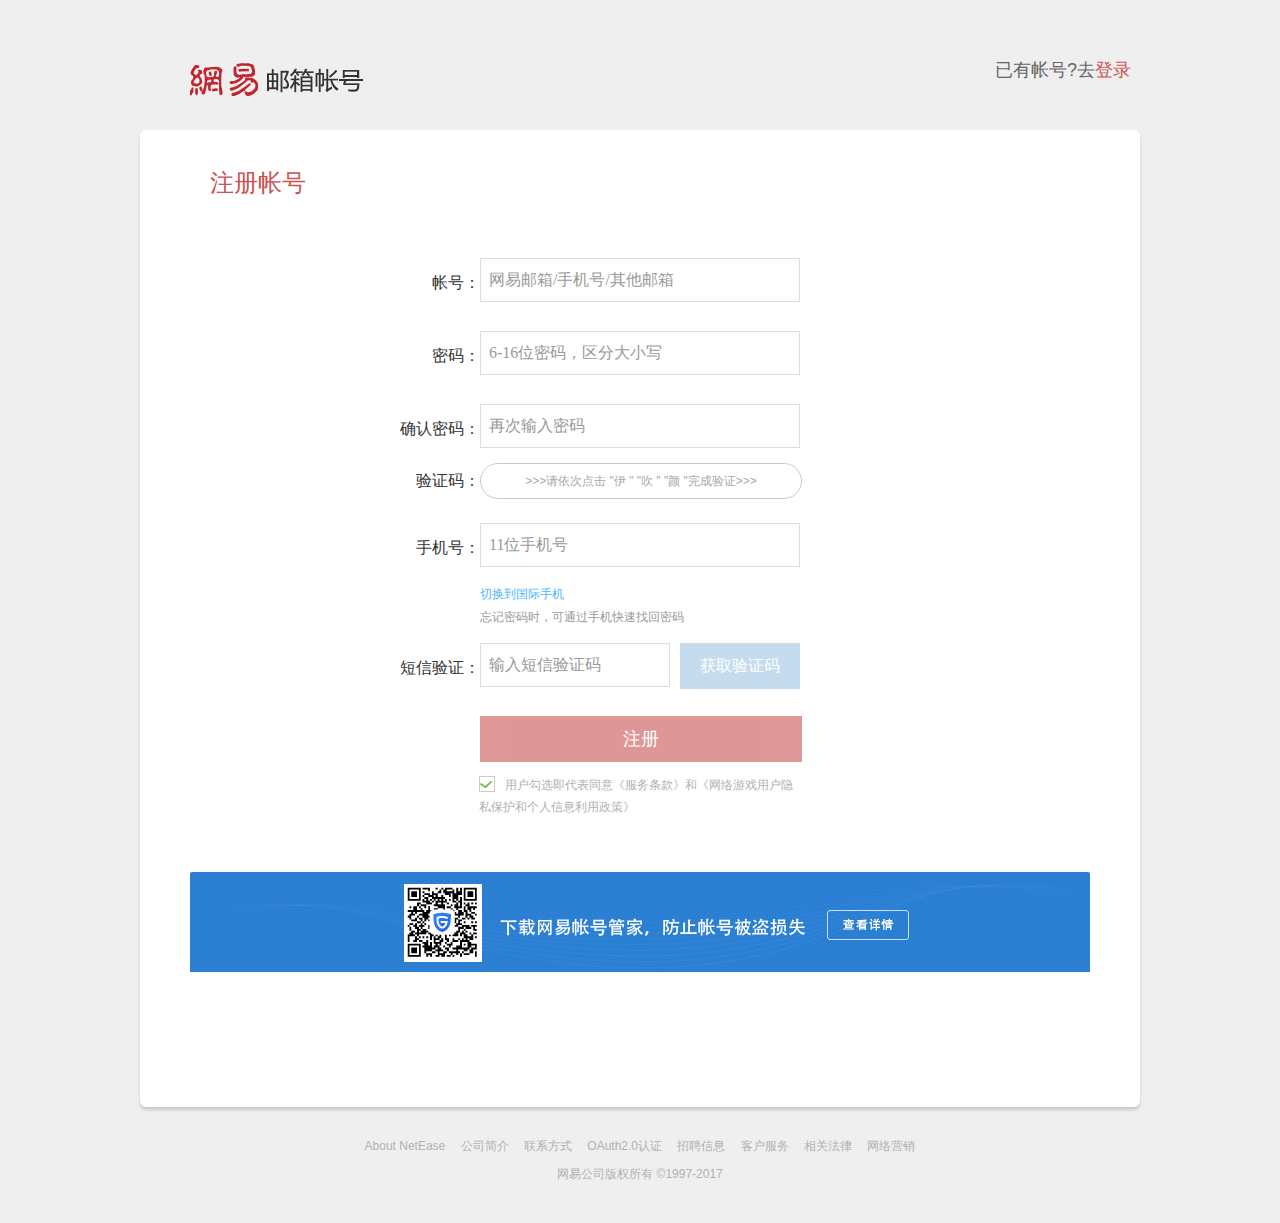
<file: register.html>
<!DOCTYPE html PUBLIC "-//W3C//DTD XHTML 1.0 Transitional//EN" "http://www.w3.org/TR/xhtml1/DTD/xhtml1-transitional.dtd">
<html xmlns="http://www.w3.org/1999/xhtml" xml:lang="en">
<head>
    <meta http-equiv="Content-Type" content="text/html;charset=UTF-8" />
    <title>网易帐号中心</title>
    <link rel="shortcut icon" type="text/css" href="favicon2.ico" />
    <link rel="stylesheet" type="text/css" href="css/register.css" />
</head>
<body>
    <div class="number">
        <div class="w">
            <a href="javascript:;">
                 <div class="count fl"></div>
            </a>
            <div class="register fr">
                已有帐号?去<a href="login.html">登录</a>
            </div>
        </div>
    </div>
    <div class="red-block">
        <div class="top-title">注册帐号</div>
        <div class="m-content">
            <form action="javascript:;">
                <div class="u-input">
                    <label for="input-account">帐号：</label>
                    <input type="text" id="input-account" placeholder="网易邮箱/手机号/其他邮箱" name="email" />  
                </div>
                <div class="u-input">
                    <label for="input-pw">密码：</label>
                    <input type="password" id="input-pw" placeholder="6-16位密码，区分大小写" />  
                </div>
                <div class="u-input">
                    <label for="input-pw2">确认密码：</label>
                    <input type="password" id="input-pw2" placeholder="再次输入密码" />  
                </div>
                 <div class="u-input">
                    <label for="input-pw2" style="margin-top: -5px;">验证码：</label>
                    <div class="input-yanzheng">
                         <em>>>>请依次点击 "伊 " "吹 " "颜 "完成验证>>></em> 
                         <img src="images/1494659650227_747871284.jpg" height="100" width="320" alt="" />
                    </div>
                </div>
                <div class="u-input">
                    <label for="input-phone">手机号：</label>
                    <input type="text" id="input-phone" placeholder="11位手机号"  maxlength="20" name="phone" />
                </div>
                <div class="u-input">
                    <label for="input-phone">手机号：</label>
                    <div class="input-txt">
                        <div class="flag">
                            <em></em> 
                            <u></u>
                        </div>
                        <input type="text" id="input-phone" placeholder="手机号"  maxlength="20" name="phone" />
                    </div>
                    
                </div>
                <div class="u-input">
                    <label for=" "></label>
                    <span class="input-find">
                        <h5>切换到国际手机</h5>
                        <h6>忘记密码时，可通过手机快速找回密码</h6>
                    </span>
                </div>
                <div class="u-input">
                    <label for=" "></label>
                    <span class="input-find">
                        <h5>切换到国内手机</h5>
                        <h6>忘记密码时，可通过手机快速找回密码</h6>
                    </span>
                </div>      
                 <div class="u-input">
                    <label for="input-sms">短信验证：</label>
                    <input type="text" id="input-sms" placeholder="输入短信验证码"  maxlength="6" name="sms" class="whd" />
                    <button>获取验证码</button>
                    <!-- <span>获取验证码</span> -->
                </div>
                <div class="u-input">
                    <label for="u-input"></label>
                    <div class="enroll">注册</div>
                </div>
                 <div class="u-input">
                    <span>
                        <input type="checkbox" checked="checked" id="ipt" />
                        <label for="ipt">用户勾选即代表同意<a href="javascript:;">《服务条款》</a>和<a href="javascript:;">《网络游戏用户隐私保护和个人信息利用政策》</a> </label>
                    </span>
                </div>
            </form>
        </div>
        <a href="javascript:;" class="bottom">
           <span>
               <em>
                <img src="images/reg.jpg" height="100" width="900" alt="" />
               </em>
           </span>
        </a>
    </div>
    <div class="footer">
        <div class="w">
            <div class="about">
                <p>
                    <a href="javascript:;">About NetEase</a>
                    <a href="javascript:;">公司简介</a>
                    <a href="javascript:;">联系方式</a>
                    <a href="javascript:;">OAuth2.0认证</a>
                    <a href="javascript:;">招聘信息</a>
                    <a href="javascript:;">客户服务</a>
                    <a href="javascript:;">相关法律</a>
                    <a href="javascript:;">网络营销</a>
                </p>
                <p>网易公司版权所有 ©1997-2017</p>
            </div>
        </div>
    </div>
</body>
<script src="js/jquery-1.11.1.min.js" type="text/javascript"></script>
<script type="text/javascript">
    $(document).ready(function() {

        $('.red-block .m-content .u-input input').each(function(index, el) {
            $(this).click(function(event) {
                $('.red-block .m-content .u-input input').removeClass('active');
                $(this).addClass('active');
            });
        });

        $('.red-block .m-content .u-input:nth-child(7) .input-find h5').click(function(event) {
            $('.m-content .u-input:nth-child(8)').css('display', 'block');
            $('.m-content .u-input:nth-child(7)').css('display', 'none');
            $('.m-content .u-input:nth-child(6)').css('display', 'block');
            $('.m-content .u-input:nth-child(5)').css('display', 'none');
        });

          $('.red-block .m-content .u-input:nth-child(8) .input-find h5').click(function(event) {
            $('.m-content .u-input:nth-child(7)').css('display', 'block');
            $('.m-content .u-input:nth-child(8)').css('display', 'none');
            $('.m-content .u-input:nth-child(5)').css('display', 'block');
            $('.m-content .u-input:nth-child(6)').css('display', 'none');

        });

            var count = 10;
        $('.red-block .m-content .u-input:nth-child(9) button').click(function(event) {
            $(this).css('background-color', 'gray');
            $(this).attr('disabled', 'disabled');

             var timer = setInterval(auto, 1000);

            function auto(){
                count --;

                if(count >=0){

                    $('.red-block .m-content .u-input:nth-child(9) button').html(count+'s后重发');

                }else {
                    $('.red-block .m-content .u-input:nth-child(9) button').html('获取验证码');

                    $('.red-block .m-content .u-input:nth-child(9) button').removeAttr('disabled');
                    $('.red-block .m-content .u-input:nth-child(9) button').css('background-color', '#9ec5e3');

                    clearInterval(timer);

                    count = 10;
                }
            }

        });
    });
</script>
</html>
</file>
<file: css/base.css>
@charset "utf-8";

html, body, ul, li, ol, dl, dd, dt, p, h1, h2, h3, h4, h5, h6, form, fieldset, legend, img { margin:0; padding:0; }
fieldset, img,input,button { border:none; padding:0;margin:0;outline-style:none; }
ul, ol { list-style:none; }
input { padding-top:0; padding-bottom:0; font-family: "Microsoft Yahei","ËÎÌå";}
select, input { vertical-align:middle;}  /*垂直对齐方式*/
select, input, textarea { font-size:12px; margin:0; }
textarea { resize:none; } 
img {border:0;  vertical-align:middle; }  
table { border-collapse:collapse; }
body {
    min-width: 1400px;
    width: 100%;
    font:12px/150% "Microsoft Yahei",Arial,Verdana;
    color:#333;
    background:#fff;
}
.clearfix:before,.clearfix:after {
    content:"";
    display:table;
}
.clearfix:after{clear:both;}
.clearfix{
    *zoom:1;/*IE/7/6*/
}
a {color:#333; text-decoration:none; }
a:hover{color:#C81623;}
h1,h2,h3,h4,h5,h6 {text-decoration:none;font-weight:normal;font-size:100%;}
s,i,em{font-style:normal;text-decoration:none;}
.col-red{color: #bc2e2e!important;}

/*版心盒子*/
.w {  
    width: 1200px;margin:0 auto;
}
.fl {
    float:left;
}
.fr {
    float:right;
}
.al {
    text-align:left;
}
.ac {
    text-align:center;
}
.ar {
    text-align:right;
}
.hide {
    display:none;
}
</file>
<file: css/index.css>
* @Author: anchen
* @Date:   2017-04-10 14:50:21
* @Last Modified by:   anchen
* @Last Modified time: 2017-05-22 13:22:20
*/


/*顶部区域*/
.topbanner {
    width: 100%;
    height: 55px;
    background: #fbfbfb;
}

.topbanner .wide {
    width: 1000px;
    height: 55px;
    margin: 0 auto;
    position: relative;
}

.topbanner .top-logo {
    width: 133px;
    height: 44px;
    display: block;
    float: left;
    margin: 5px 10px 0 0;
}

.topbanner .top-new {
    width: 420px;
    height: 54px;
    overflow: hidden;
}

.topbanner .top-new span {
    position: absolute;
    left:143px;
    top: 0;
}

.topbanner .top-new .top-bot {
    width: 960px;
    height: 250px;
    display: block;
    position: absolute;
    left: 50%;
    margin-left: -505px;
    top: 55px;
    z-index: 30;
    box-shadow: 0 2px 4px rgba(0,0,0,.2);
    display: none;
}

.topbanner .top-right {
    position: absolute;
    right: 0;
    top: 0;
}

.topbanner ul li {
    float: left;
}

.topbanner ul li a.transform {
    height: 52px;
    line-height: 52px;
    display: inline-block;
    padding: 0 12px;
    margin: 0;
}

.topbanner ul li a.transform:hover {
    color: #bc2e2e;
    border-bottom: 3px solid #bc2e2e;
    background: rgba(238, 238, 238, 0.3);
}

.topbanner ul li.nmr {
    position: relative;
}

.topbanner ul li.nmr span {
    padding:0 3px 0 15px;
    line-height: 52px;
    display: inline-block;
    overflow: hidden;
    color: #bc2e2e;
}

.topbanner ul li.nmr span:hover {
    border-bottom: 3px solid #bc2e2e;
    background: rgba(238, 238, 238, 0.5);
}

.topbanner ul li.nmr .total {
    width: 1000px;
    height: 449px;
    background: #fff;
    opacity: 0.95;
    border-top: 1px solid #edebea;
    position: absolute;
    left: -760px;
    top: 55px;
    z-index: 20;
    color: #6a6a6a;
    display: none;
}

.topbanner ul li.nmr .total ul.one {
     height: 39px;
     line-height: 39px;
     background: #f7f7f8;
}  

.topbanner ul li.nmr .total ul.one li {
    float: left;
    border-right: 1px solid #edebea; 
    padding-left: 20px;
    color: #bf3737;
    font-weight: bold;
    font-size: 15px;
}

.topbanner ul li.nmr .total .one li.item1 {
     width: 227px;
}

.topbanner ul li.nmr .total .one li.item2 {
     width: 583px;
}

.topbanner ul li.nmr .total .one li.item3 {
     width: 127px;
}

.topbanner ul li.nmr .total ul.two {
    width: 100%;
    height: 410px;
    float: left;
    overflow: hidden;
    font-size: 12px;
}

.topbanner ul li.nmr .total ul.two li {
    height: 392px;
    border-right: 1px solid #eee;
    float: left;
    padding: 10px 0 0 14px;
    overflow: hidden; 
}


.topbanner ul li.nmr .total ul.two li p {
    margin-left: 6px;
    line-height: 24px;
    margin-bottom: 4px;
    font-weight: 700;
    color: #626262;
}

.topbanner ul li.nmr .total ul.two li a {
    width: 105px;
    margin-left: 6px;
    line-height: 24px;
    display: inline-block;
    color: #626262;

}

.topbanner ul li.nmr .total ul.two li a:hover {
    color: #bf3737;
}

.topbanner ul li.nmr .total ul.two li em {
    font-weight: 400;
    display: block;
    line-height: 24px;
    background: url(../images/sprite-w_7fc7459.png) no-repeat right -267px;
}

.topbanner ul li.nmr .total ul.two li em.hot {
    background-position: right -144px;
}

.topbanner ul li.nmr .total ul.two li em.last-new {
    background-position: right -206px;
}


.topbanner ul li.nmr .total ul.two li.karry {
    width: 233px;
}

.topbanner ul li.nmr .total ul.two li.center {
    width: 143px;
    position: absolute;
    background: #fdfefe;
    left: 263px;
    top: 39px;
}

.topbanner ul li.nmr .total ul.two li.center a {
    width: 125px;
}
.topbanner ul li.nmr .total ul.two li.center em {
    background-position: right -144px;
}

.topbanner ul li.nmr .total ul.two li.game {
    width: 416px;
    position: absolute;
    background: #fdfefe;
    left: 421px;
    top: 39px;
}

.topbanner ul li.nmr .total ul.two li.game .long-new {
    float: left;
    width: 133px;
}

.topbanner ul li.nmr .total ul.two li.game .long-new a {
    width: 125px;
}

.topbanner ul li.nmr .total ul.two li.game em {
    background-position: right -206px;
    line-height: 24px;
}

.topbanner ul li.nmr .total ul.two li.game .short-new {
    float: left;
    width: 106px;
}

.topbanner ul li.nmr .total ul.two li.game .mini-new {
    width: 90px;
    margin-right: 0;
    float: left;
}

.topbanner ul li.nmr .total ul.two li.game .mini-new a {
    width: 82px;
}

.topbanner ul li.nmr .total ul.two li.tonny {
    width: 134px;
    border-right: 0;
    float: right;
}

.topbanner ul li.nmr .total ul.two li .jc {
    font-weight: 700;
}

.topbanner ul li.nmr .total ul.two li.game .top-bar {
    width: 20px;
    height: 95px;
    display: block;
    position: absolute;
    right: 0;
    top: 124px;
    font-size: 12px;
    color: #fff;
    background: #bc2e2e;
    padding-left: 10px;
    line-height: 14px;
    padding-top: 7px;
    border-top-left-radius: 2px;
    border-bottom-left-radius: 2px;
}

.topbanner ul li.nmr .total ul.two li.tonny .topbar-btn {
    width: 105px;
    height: 18px;
    background: url(../images/sprite-w_7fc7459.png) no-repeat  0 -338px;
    line-height: 18px;
    margin: 5px 0;
    display: inline-block;
    padding-left: 0;
    text-indent: 25px;
    color: #bc3030;
}

.topbanner .percent {
    position: relative;
    width: 110px;
    height: 52px;
    line-height: 52px;
    text-align: center;
    margin-left: 3px;
    line-height: 52px;
    overflow: hidden;
}

.topbanner .percent:hover {
    color: #bc2e2e;
    border-bottom: 3px solid #bc2e2e;
    background: rgba(238, 238, 238, 0.3);
}

.topbanner .percent ul {
    width: 100%;
    height: 165px;
    position: absolute;
    right: 0;
    top: 0;
}

.topbanner .percent ul li {
    width: 100%;
    height: 55px;
}

.topbanner .percent ul li a {
    width: 100%;
    height: 100%;
    display: block;
}
/*顶部区域end*/

/*主要区域*/
.main {
    width: 100%;
    max-width: 1920px;
    margin: 0 auto;
    background: url(../images/main_banner_fc0d30b.jpg) no-repeat top center;
    position: relative;
}

.main .top {
    position: absolute;
    left: 0;
    top: 0;
    margin: 0 auto;
    z-index: 10;
    width: 100%;
    height: 100px;
}

.main .top .wid {
    width: 1400px;
    margin: 0 auto;
}

.main .top .load {
    padding-top: 15px;
    display: none;
}

.main .top .load p {
    width: 14px;
    font-size: 16px;
    line-height: 16px;
    vertical-align: top;
    display: inline-block;
}

.main .top .load img {
    vertical-align: top;
    margin: 0 10px;
}

.main .top .load a {
    border-left: 1px solid #ccc;
    display: inline-block;
}

.main .top .load a:hover {
    color: #333;
}

.main .top .load a span {
    float: left;
    width: 73px;
    height: 73px;
    background: url(../images/index_z_99ae789.png)no-repeat -1280px -1102px;
    margin: 0 15px;
}

.main .top .load h1 {
    margin: 15px 0;
    font-size: 32px;
    font-weight: bold;
}

.main .top .load h2 {
    font-size: 16px;
}

.main .top .load a div {
    float: left;
}

.main .top .index {
    height: 100px;
    margin-top: 35px;
    margin-right: 30px;
}

.main .top .index li {
    float: left;
    /*position: relative;*/
}

.main .index li .ggo {
    width: 15px;
    height: 22px;
    background: url(../images/index_z_99ae789.png) no-repeat -1493px -220px;
    display: inline-block;
    vertical-align: middle;
    margin: 0 6px;
}

.main .index li a {
    display: inline-block;
    width: 80px;
    height: 100%;
    text-align: center;
    line-height: 35px;
    color: #333;
    font-size: 16px;
    vertical-align: middle;
}

.main .index li a:hover {
    color: #cc4336;
}

.main .index li em,.main .index li i {
    width: 0;
    height: 0;
    border-bottom: 10px solid #e1ebeb;
    border-right: 10px solid transparent;
    border-left: 10px solid transparent;
    display: block;
    margin: 20px auto 0;
    display: none;
}

.main .index li em.on,.main .index li i.on {
    display: block;
}

.main .index li .nav-tongren {
    width: 100%;
    height: 0;
    background: #e1ebeb;
    position: absolute;
    top: 100px;
}

.main .index li .nav-tongren .tongren,.main .index li .nav-tongren .tongren-bot {
    width: 100%;
    background: #e1ebeb;
    padding: 33px 0 50px;
    margin: 0 auto;
    display: none;
}

.main .index li:nth-child(5) .nav-tongren {
    left: 0px;
}

.main .index li:nth-child(6) .nav-tongren {
    left: 0;
}

.main .index li .nav-tongren .play {
    float: right;
    width: 215px;
    height: 104px;
    border-left: 1px solid #c8d0d0;
}

.main .index li .nav-tongren .play .toyo {
    width: 100%;
    height: 100%;
    position: relative;
    transition: all 0.5s linear;
    -webkit-transform: translate(0, 0);
       -moz-transform: translate(0, 0);
        -ms-transform: translate(0, 0);
         -o-transform: translate(0, 0);
            transform: translate(0, 0);
}

.main .index li .nav-tongren .play:hover .toyo {
    -webkit-transform: translate(0, -15px);
       -moz-transform: translate(0, -15px);
        -ms-transform: translate(0, -15px);
         -o-transform: translate(0, -15px);
            transform: translate(0, -15px);
}

.main .index li .nav-tongren  .play:last-child {
    border: 0;
}

.main .index li .nav-tongren .play span {
    width: 65px;
    height: 71px;
    background: url(../images/index_z_99ae789.png) no-repeat -1022px -828px;
    display: block;
    margin: 0 auto;
}

.main .index li .nav-tongren .play span.item2 {
    width: 71px;
    height: 70px;
    background-position: -1087px -828px;
}

.main .index li .nav-tongren .play u {
    text-decoration: none;
    color: #666;
    font-size: 16px;
    text-align: center;
    display: block;
    position: absolute;
    width: 100%;
    bottom: 0;
    left: 0;
}

.main .index li .nav-tongren .qq-team {
    float: right;
    width: 320px;
    height: 104px;
    padding-left: 50px;
    border-left: 1px solid #c8d0d0;
} 

.main .top .nav-tongren .qq-team .teams {
    padding-bottom: 10px;
    overflow: hidden;
}

.main .top .nav-tongren .qq-team .lis {
    float: left;
    color: #666;
    font-size: 12px;
    width: 153px;
    line-height: 25px;
}

.main .top .nav-tongren .qq-team p {
    color: #666;
    font-size: 14px;
    text-align: center;
}

.main .top .nav-tongren .code {
    float: right;
    width: 222px;
    height: 104px;
    position: relative;
    border-left: 1px solid #c8d0d0;
}

.main .top .nav-tongren .code img {
    display: block;
    width: 84px;
    height: 84px;
    border: 2px solid #666;
    border-radius: 5px;
    margin: auto;
    margin-top: -10px;
}

.main .top .nav-tongren .code p {
    color: #666;
    font-size: 16px;
    text-align: center;
    display: block;
    position: absolute;
    width: 100%;
    bottom: 0;
    left: 0;
}

.main .top .nav-tongren .list-item {
    float: right;
    width: 215px;
    height: 104px;
    border-left: 1px solid #c8d0d0;
    display: block;
}

.main .top .nav-tongren .list-item:last-child {
    border: 0;
}

.main .top .nav-tongren .list-item .too {
    width: 100%;
    height: 100%;
    position: relative;
    transition: all 0.5s linear;
    -webkit-transform: translate(0, 0);
       -moz-transform: translate(0, 0);
        -ms-transform: translate(0, 0);
         -o-transform: translate(0, 0);
            transform: translate(0, 0);
}

.main .top .nav-tongren .list-item:hover .too {
    -webkit-transform: translate(0, -15px);
       -moz-transform: translate(0, -15px);
        -ms-transform: translate(0, -15px);
         -o-transform: translate(0, -15px);
            transform: translate(0, -15px);
}

.main .top .nav-tongren .list-item span {
    width: 81px;
    height: 68px;
    background: url(../images/index_z_99ae789.png) no-repeat -1238px -828px;
    display: block;
    margin: 0 auto;
}

.main .top .nav-tongren .list-item span.item2 {
    width: 80px;
    height: 70px;
    background-position: -1158px -828px;
}

.main .top .nav-tongren .list-item p {
    color: #666;
    font-size: 16px;
    text-align: center;
    display: block;
    position: absolute;
    width: 100%;
    bottom: 0;
    left: 0;
}

.main-banner {
    width: 100%;
    position: relative;
    height: 585px;
}

.main .logo span {
    position: absolute;
    left: 50px;
    top: 38px;
    transition: all 0.5s linear;
    display: block;
}

.main .logo span.hide {
    transform: scale(0);
    opacity: 0;
}

.main .role {
    width: 1200px;
    height: 100%;
    position: absolute;
    left: 50%;
    margin-left: -600px;
    overflow: hidden;
}

.main .role ul li {
    position: absolute;
     bottom: 0;
}

.main .role ul li.role1 {
    left: 68px;
     animation: active 2s;
}

@keyframes active {
        0% {
            left: 366px;
            bottom: 0;
        }
        100% {
            left: 68px;
            bottom: 0;
        }
    }

.main  .role ul li.role2 {
    left: 366px;
    animation: donghua 2s;
}

@keyframes donghua {
        0% {
            left: 68px;
            bottom: 0;
        }
        100% {
            left: 366px;
            bottom: 0;
        }
    }

.main .role ul li.role3 {
    left: 48px;
    z-index: 2;
    display: none;
    animation: texiao 2s;
}

@keyframes texiao {
        0% {
            left: 288px;
            bottom: 0;
        }
        100% {
            left: 48px;
            bottom: 0;
        }
    }

.main .role ul li.role4 {
    left: 288px;
    display: none;
    animation: good 2s;
}

@keyframes good {
        0% {
            left: 48px;
            bottom: 0;
        }
        100% {
            left: 288px;
            bottom: 0;
        }
    }

.main .role a.bunny {
    position: absolute;
    left: 50%;
    margin-left: -535px;
    bottom: 3px;
    z-index: 4;
}

.main .role a.dir{
    width: 41px;
    height: 66px;
    position: absolute;
    right: 305px;
    top: 290px;
    z-index: 2;
}

.main .role a.dir:hover span {
    transform: scale(1.1);
}

.main .role a.dir span {
    width: 41px;
    height: 66px;
    background: url(../images/index_z_99ae789.png) no-repeat -1312px -724px;
    display: block;
}

.main .bot {
    width: 805px;
    height: 23px;
    background: url(../images/role_botbg_91ebad7.png) no-repeat;
    position: absolute;
    left: 150px;
    bottom: 0px;
    z-index: 3;
}

.main .download{
   width: 390px;
   height: 123px;
   background: #fdd900;
   position: absolute;
   right: 460px;
   bottom: 0; 
   border-radius: 10px 0 0 10px;
   z-index: 5;
}

.main .download span {
    width: 22px;
    height: 23px;
    background: url(../images/index_z_99ae789.png) no-repeat -1480px -316px;
    position: absolute;
    top: 10px;
}

.main .download span.dir {
    left: 10px;
    top: 10px;
}

.main .download span.hot {
    width: 44px;
    height: 100px;
    background-position: -1289px -283px;
    left: 43px;
}

.main .download .code {
    width: 87px;
    height: 87px;
    background: #fff;
    border-radius: 5px;
    padding: 10px;
    position: absolute;
    left: 97px;
    top: 10px;
}

.main .download .code .img1 {
    width: 100%;
    height: 100%;
}

.main .download .code .img2 {
    position: absolute;
    left: 0;
    top: 0;
    animation: auto 3s linear infinite;
}

@keyframes auto {
    0% {
        left: 0;
        top: 0;
    }
    100% {
        left: 0;
        top: 87px;
    }
}

.main .download span.apple {
    width: 171px;
    height: 51px;
    background-position: -1353px 0;
    right: 9px;
}

.main .download span.android {
    width: 171px;
    height: 51px;
    background-position: -1181px -1262px;
    right: 9px;
    top: 66px;
}

.main .download em {
    width: 171px;
    height: 51px;
    position: absolute;
    left: 0;
    top: 0;
    background: #ccc;
    display: none;
}

.main .calendar {
    width: 460px;
    height: 1053px;
    background: url(../images/side_bg_4a64d47.png) no-repeat ;
    position: absolute;
    right: 0;
    top: 419px;
    z-index: 3;
}

.main .calendar .ww {
    width: 347px;
    height: 993px;
    position: relative;
}

.main .calendar span {
    width: 312px;
    height: 170px;
    background: url(../images/index_z_99ae789.png) no-repeat -696px -366px;
    position: absolute;
    left: 26px;
}

.main .calendar span.item1 {
    top: -16px;
}

.main .calendar span.item2 {
    width: 308px;
    height: 92px;
    background-position: -318px -905px;
    top: 136px;
    transition: all 0.5s;
}

.main .calendar span.item2:hover {
    left: 46px;
}

.main .calendar span p {
    font-size: 13px;
    color: #000;
}

.main .calendar span.item2 p {
    margin: 45px 0 0 10px;  
}

.main .calendar span.item3 {
    width: 318px;
    height: 96px;
    background-position: 0 -900px;
    left: 0;
    top: 226px;
    transition: all 0.5s;
}

.main .calendar span.item3:hover {
    left: 20px;
}

.main .calendar span.item3 p {
    margin: 43px 0 0 138px;
}

.main .calendar span.item4 {
    width: 315px;
    height: 85px;
    background-position: -312px -1003px;
    top: 323px;
    transition: all 0.5s;
}

.main .calendar span.item4 p {
    margin: 50px 0 0 20px;
}

.main .calendar span.item4:hover {
    left: 46px;
}

.main .calendar span.item5 {
    width: 306px;
    height: 98px;
    background-position: -1025px -517px;
    left: 16px;
    top: 406px;
    transition: all 0.5s;
}

.main .calendar span.item5:hover {
    left: 30px;
}

.main .calendar span.item5 p {
    margin: 50px 0 5px 130px;
}

.main .calendar span.item6 {
    width: 310px;
    height: 97px;
    background-position: 0 -1002px;
    bottom: 397px;
    transition: all 0.5s;
}

.main .calendar span.item6:hover {
    left: 46px;
}

.main .calendar span.item6 p {
    margin: 62px 0 0 24px;
}

.main .calendar span.item7 {
    width: 305px;
    height: 97px;
    background-position: -955px -901px;
    left: 13px;
    bottom: 305px;
    transition: all 0.5s;
}

.main .calendar span.item7:hover {
    left: 33px;
}

.main .calendar span.item7 p {
    margin: 46px 0 0 103px;
}

.main .calendar span.item8 {
    width: 326px;
    height: 136px;
    background-position: -1022px -8px;
    bottom: 175px;
    z-index: 2;
    transition: all 0.5s;
}

.main .calendar span.item8 p {
    margin: 55px 0 0 10px;
}

.main .calendar span.item8 .random {
    width: 327px;
    height: 289px;
    background: url(../images/index_z_99ae789.png) no-repeat -127px -13px;
    position: absolute;
    left: 0;
    top: 5px;
    display: none;
}

.main .calendar span.item8 .random em {
    display: block;
    color: #000;
    margin: 8px 20px;
    font-size: 13px;
}

.main .calendar span.item8 .random em:nth-child(2) {
    margin-top: 20px;
}

.main .calendar span.item9 {
    width: 316px;
    height: 96px;
    background-position: -634px -901px;
    left: 0;
    bottom: 124px;
    transition: all 0.5s;
}

.main .calendar span.item9:hover {
    left: 20px;
    z-index: 3;
}

.main .calendar span.item9 p {
    margin: 42px 0 0 99px;
}

.main .calendar span.item10 {
    width: 93px;
    height: 104px;
    background-position: -1115px -724px;
    bottom: 22px;
    transition: all 0.5s;
}

.main .calendar span.item10:hover {
    bottom: 15px;
}

.main .calendar span.item11 {
    width: 94px;
    height: 104px;
    background-position: -1022px -724px;
    left: 128px;
    bottom: 22px;
    transition: all 0.5s;
}

.main .calendar span.item11:hover {
     bottom: 15px;
}

.main .calendar span.item12 {
    width: 93px;
    height: 104px;
    background-position: -1022px -620px;
    left: 228px;
    bottom: 22px;
    transition: all 0.5s;
}

.main .calendar span.item12:hover {
    bottom: 15px;
}
/*主要区域end*/

/*消息区域*/
.new {
    margin-top: 30px;
    height: 270px;
}

.new .update {
    width: 880px;
    height: 270px;
}

.new .friend {
    width: 360px;
    height: 270px;
    position: relative;
    overflow: hidden;
}

.new .friend .friend-in ul {
    width: 1800px;
    position: absolute;
    left: 0;
    top: 0;
}

.new .friend .friend-in ul li {
    float: left;
}

.new .friend .friend-in ol {
    width: 96px;
    height: 14px;
    position: absolute;
    left: 50%;
    margin-left: -48px;
    bottom: 8px;
}

.new .friend .friend-in ol li {
    float: left;
    width: 8px;
    height: 8px;
    margin: 0 5px;
    border: 3px solid #e37b63;
    border-radius: 7px;
    cursor: pointer;
}

.new .friend .friend-in ol li.current {
    background: #e37b63;
}

.new .messages {
    width: 500px;
    height: 255px;
    background: #fff;
}

.new .messages .up {
    width: 100%;
    height: 35px;
    border-bottom: 2px solid #000;
    padding-bottom: 10px;
}

.new .messages .up ul {
    margin-left: 15px;
}

.new .messages .up ul li a {
    float: left;
    width: 74px;
    height: 35px;
    display: block;
    margin-right: 15px;
    position: relative;
}

.new .messages .up ul li span {
    width: 44px;
    height: 30px;
    background: url(../images/index_z_99ae789.png) no-repeat -1480px -285px;
    display: block;
    margin: 0 auto;
    position: relative;
    z-index: 2;
}

.new .messages .up ul li em {
    width: 74px;
    height: 33px;
    background: #68d7fc;
    border-radius: 20px;
    position: absolute;
    left: 0;
    top: 4px;
    display: none;
}

.new .messages .up ul li em.current {
    display: block;
}

.new .messages .up ul li span.item2 {
    background-position: -1480px -252px;
}

.new .messages .up ul li span.item3 {
    background-position: -1353px -316px; 
}
.new .messages .up ul li span.item4 {
    background-position: -1398px -316px ;
}

.new .messages .up ul li span.item5 {
    background-position: -1435px -285px ;
}

.new .messages .up ul li i {
    width: 17px;
    height: 28px;
    background: url(../images/index_z_99ae789.png) no-repeat -1504px -101px;
    position: absolute;
    right: -18px;
    top: 6px;
}

.new .messages .bottom {
    width: 500px;
    height: 208px;
    overflow: hidden;
    position: relative;
}

.new .messages .bottom .bottom-in {
    width: 2500px;
    height: 206px;
    position: absolute;
    left: 0;
    top: 0;
}

.new .messages .bottom ul {
    width: 500px;
    border-top: 1px solid #000;
    margin-top: 2px;
    float: left;
}

.new .messages .bottom ul li {
    width: 100%;
    height: 40px;
    border-bottom: 1px dotted #000;
    line-height: 40px;
}

.new .messages .bottom ul li a {
    float: left;
    font-size: 14px;
    width: 80%;
    height: 40px;
    overflow: hidden;
    text-overflow: ellipsis;
    white-space: nowrap;
}

.new .messages .bottom ul li a:hover {
    color: #c1831c;
}

.new .messages .bottom ul li span {
    float: right;
    color: #bccddc;
}
/*消息区域end*/


/*角色区域*/
.person {
    width: 100%;
    height: 600px;
    background: url(../images/strategy_bg_7506a1b.jpg) no-repeat center center;
    margin-top: 55px;
    padding-top: 1px;
    overflow: hidden;
}

.person .tour {
    width: 500px;
    height: 90px;
    background: #fff;
    margin-top: 4px;
}

.person .tour ul li {
    float: left;
}
.person .tour ul li p {
    width: 130px;
    height: 69px;
    background: url(../images/index_z_99ae789.png) no-repeat -720px -1262px;
}

.person .tour ul li{
    width: 100px;
    height: 90px;
    margin: 0 8px;
    position: relative;
    cursor: pointer;
}

.person .tour ul li a {
    position: relative;
    float: left;
    display: block;
    width: 100px;
    height: 91px;
}

.person .tour ul li a span {
    width: 96px;
    height: 89px;
    background: url(../images/index_z_99ae789.png) no-repeat -633px -1003px;
    opacity: 0;
    position: absolute;
    left: 0;
    top: 0;
    -webkit-transform: translate(0, 10px);
       -moz-transform: translate(0, 10px);
        -ms-transform: translate(0, 10px);
         -o-transform: translate(0, 10px);
            transform: translate(0, 10px);
    transition: all 0.3s linear;
}

.person .tour ul li a:hover span,.person .tour ul li a.on span  {
    transform: translate(0,0);
    opacity: 1;
}

.person .tour ul li em {
    width: 70px;
    height: 33px;
    background: url(../images/index_z_99ae789.png) no-repeat -1423px -219px;
    position: absolute;
    left: 15px;
    top: 25px;
}

.person .tour ul li em.item2 {
    width: 64px;
    height: 35px;
    background-position: -1428px -182px;
}

.person .tour ul li.circle {
    width: 44px;
    height: 4px;
    background: url(../images/index_z_99ae789.png)no-repeat -1431px -94px;
    margin: 35px 0 0;
}

.person .tour ul li:nth-child(2) {
    margin-left: 35px;
}

.person .center {
    width: 800px;
    height: 341px;
    display: none;
}

.person .center .top {
    width: 789px;
    height: 17px;
    padding: 59px 0 17px 11px;
    border-bottom: 1px dotted ;
}

.person .center .top ul li {
    float: left;
    margin-right: 32px;
}

.person .center .top ul li {
    font-size: 18px;
    font-weight: bold;
    color: #000;
    cursor: pointer;
}

.person .center .top ul li:hover,.person .center .top ul li.current {
    color: #cea441;
}

.person .center .top div i {
    width: 131px;
    height: 29px;
    background: url(../images/viewAll_btn_18af8fe.png) no-repeat;
    margin-top: -3px;
    display: block;
}

.person .center .bottom {
    height: 207px;
    margin-top: 33px;
    position: relative;
}

.person .center .bottom .long {
    height: 207px;
}

.person .center .bottom .long  div {
    width: 800px;
    height: 207px;
    float: left;
    display: none;
    position: relative;
    overflow: hidden;
}

.person .center .bottom .long div.show {
    display: block;
}

.person .center .bottom div u {
    width: 5600px;
    position: absolute;
    left: 0;
    top: 0;
}

.person .center .bottom div u ul {
    float: left;
    width: 800px;
}

.person .center .bottom div ul li {
    float: left;
    width: 89px;
    height: 98px;
    padding: 5px 24px 0;
    border-right: 1px solid #95a7a4;
}

.person .center .bottom div ul li.nml {
    width: 113px;
    padding-left: 0;
    padding-right: 0;
}

.person .center .bottom div ul li.nbr {
    width: 110px;
    padding-left: 24px;
    padding-right: 0;
    border-right: 0;
    padding-right: 0;
}

.person .center .bottom div ul li a {
    width: 83px;
    height: 87px;
    background: url(../images/index_z_99ae789.png) no-repeat -1260px -899px;
    display: block;
    padding: 3px;
    position: relative;
    vertical-align: middle;
}

.person .center .bottom div ul li a i {
    display: block;
    width: 31px;
    height: 36px;
    background: url(../images/new_icon_253bf40.png) no-repeat;
    position: absolute;
    top: 4px;
    right: -10px;
    z-index: 3;
}

.person .center .bottom ul li a span {
    width: 100%;
    height: 100%;
    text-align: center;
    vertical-align: middle;
    display: table-cell;
    border-radius: 50%;
    position: absolute;
    left: 0;
    top: 0;
}

.person .center .bottom ul li a em {
    display: inline-block;
    font-weight: 400;
    width: 19px;
    color: #fff;
    font-size: 14px;
    line-height: 16px;
    vertical-align: bottom;
    position: absolute;
    left: 50%;
    margin-left: -9px;
    top: 50%;
    margin-top: -25px;
    display: none;
}

.person .center .bottom .youbian #youbian-right {
    width: 42px;
    height: 33px;
    background: url(../images/index_z_99ae789.png) no-repeat -1395px -252px;
    position: absolute;
    right: -10px;
    top: 83px;
}

.person .center .bottom .youbian #youbian-right:hover {
    background-position: -1353px -252px;
}

.person .center .bottom .youbian #youbian-left {
    width: 42px;
    height: 33px;
    background: url(../images/index_z_99ae789.png) no-repeat -1437px -252px;
    position: absolute;
    left: -40px;
    top: 83px;
    display: none;
}

.person .center .bottom .youbian #youbian-left:hover {
    background-position: -1462px -101px;
}

.person .lead {
    width: 800px;
    height: 304px;
    position: relative;
     display: none; 
}

.person .lead .name {
    float: left;
    width: 150px;
    padding-top: 55px;
}

.person .lead .name a {
    width: 136px;
    height: 35px;
    display: block;
     border: 2px solid #fff;
    margin-bottom: 20px;
    position: relative;
}

.person .lead .name a.current {
    border: 2px solid #000;
    background: #fff;
}

.person .lead .name a.current em {
    display: block;
}

.person .lead .name a:hover {
    border: 2px solid #000;
    background: #fff;
}

.person .lead .name a:hover em {
    display: block;
}

.person .lead .name a span {
    display: block;
    width: 100%;
    height: 100%;
    color: #000;
    font-size: 18px;
    text-align: center;
    line-height: 35px;
}

.person .lead .name a em {
    position: absolute;
    top: 11px;
    right: -10px;
    width: 0;
    height: 0;
    border-left: 5px solid #000;
    border-top: 5px solid transparent;
    border-bottom: 5px solid transparent;
    display: none;
}

.person .lead .toright {
    position: absolute;
    right: 0;
    top: 0;
    display: none;
}

.person .lead .toright.on {
    display: block;
}

.person .lead .toright .pic {
    float: left;
    margin-top: 10px;
    margin-right: 35px;
}

.person .lead .toright .qingming {
    float: left;
    width: 227px;
    padding-top: 80px;
}

.person .lead .toright .qingming .num-one {
    background: url(../images/index_z_99ae789.png) no-repeat -1454px -346px;
    display: block;
    margin-bottom: 10px;
    width: 38px;
    height: 23px;
}

.person .lead .toright .qingming .num-one.item2 {
    background-position: -1442px -316px;
}

.person .lead .toright .qingming .num-one.item3 {
    background-position: -1353px -393px;
}

.person .lead .toright .qingming .num-one.item4 {
    background-position: -1469px -370px;
}

.person .lead .toright .qingming h3 {
    line-height: 40px;
    font-size: 30px;
    color: #000;
    border-bottom: 2px solid #000;
    width: 227px;
    margin-bottom: 2px;
    letter-spacing: 2px;
    font-weight: 700;
}

.person .lead .toright .qingming p {
    width: 227px;
    color: #333;
    font-size: 14px;
    line-height: 22px;
    padding-top: 5px;
    border-top: 1px solid #000;
    margin-bottom: 19px;
}

.person .lead .toright a {
    background: url(../images/index_z_99ae789.png) no-repeat -1431px -51px;
    display: block;
    width: 55px;
    height: 43px;
}

.person .lead .toright a:hover {
    opacity: 0.7;
}

.person .current {
    display: block;
}

.person .search {
    width: 376px;
    height: 58px;
    margin-top: 105px;
}

.person .search input {
    width: 300px;
    height: 40px;
    border: 2px solid #000;
    border-right: none;
    margin-top: 14px;
    padding-left: 16px;
    font-size: 16px;
}

.person .search a {
    width: 58px;
    height: 58px;
    background: url(../images/index_z_99ae789.png) no-repeat -127px -302px;
    float: right;
}
/*角色区域end*/

/*攻略区域*/
.list {
    height: 434px;
    margin-top: 12px;
}

.list .care {
    width: 368px;
    height: 430px;
    border: 2px solid #000;
}

.list .care .top {
    width: 368px;
    height: 260px;
    position: relative;
    overflow: hidden;
}

.list .care .top ul {
    width: 1104px;
    position: absolute;
    left: 0;
    top: 0;
}

.list .care .top ul li {
    float: left;
}

.list .care .top ol {
    width: 48px;
    height: 14px;
    position: absolute;
    left: 50%;
    margin-left: -24px;
    bottom: 0;
}

.list .care .top ol li {
    float: left;
    width: 8px;
    height: 8px;
    margin: 0 5px;
    border: 3px solid #000;
    border-radius: 7px;
    cursor: pointer;
}

.list .care .top ol li.current {
    background: #000;
}

.list .care .bottom  ul {
    margin-top: 13px;
}

.list .care .bottom  ul li {
    float: left;
    width: 82px;
    height: 150px;
    text-align: center;
    position: relative;
}

.list .care .bottom  ul li a {
    width: 100%;
    height: 100%;
    position: absolute;
    left:0;
    top: 0;
    transition: all 0.5s;
}

.list .care .bottom  ul li a:hover {
    top: -10px;
}

.list .care .bottom  ul li a span {
    width: 22px;
    height: 133px;
    background: url(../images/index_z_99ae789.png) no-repeat -1048px -146px;
    display: inline-block;
}

.list .care .bottom  ul li a span.item2 {
    background-position: -1072px -146px;
}

.list .care .bottom  ul li a span.item3 {
    background-position: -1024px -146px;
}

.list .care .bottom  ul li a span.item4 {
    background-position: -1096px -146px;
}

.list .care .bottom  ul li.line{
    width: 9px;
    height: 148px;
    background: url(../images/index_z_99ae789.png) no-repeat -968px -190px;
    display: inline-block;
}

.list .more {
    width: 790px;
    height: 100%;
}

.list .more .top {
    height: 108px;
    border-bottom: 1px solid #cbcdcc;
}

.list .more .top a {
    width: 100px;
    height: 90px;
    float: left;
    margin: 5px 8px 0;
    position: relative;
}

.list .more .top a:first-child {
    width: 134px;
    margin-left: -15px;
    margin-right: 12px;
}

.list .more .top a span {
    width: 96px;
    height: 89px;
    background: url(../images/index_z_99ae789.png) no-repeat -633px -1003px;
    position: absolute;
    left: 0;
    top: 0;
    opacity: 0;
    -webkit-transform: translate(0, 10px);
       -moz-transform: translate(0, 10px);
        -ms-transform: translate(0, 10px);
         -o-transform: translate(0, 10px);
            transform: translate(0, 10px);
    transition: all 0.3s linear;
}

.list .more .top a:hover span,.list .more .top a.on span {
    opacity: 1;
    transform: translate(0, 0);
}

.list .more .top a s {
    width: 134px;
    height: 85px;
    background: url(../images/index_z_99ae789.png) no-repeat -808px -1002px;
    display: block;
    position: relative;
    z-index: 2;
    margin: 0 auto;
}

.list .more .top s.item2 {
    width: 67px;
    height: 38px;
    background-position: -1395px -101px;
    margin-top: 20px;
}

.list .more .top s.item3 {
    width: 69px;
    height: 30px;
    background-position: -1354px -221px;
    margin-top: 29px;
}

.list .more .top s.item4 {
    width: 74px;
    height: 35px;
    background-position: -1353px -182px;
    margin-top: 25px;
}

.list .more .top s.item5 {
    width: 80px;
    height: 30px;
    background-position: -1353px -286px;
    margin-top: 29px;
}

.list .more .top em {
    width: 45px;
    height: 4px;
    background: url(../images/index_z_99ae789.png) no-repeat -1431px -94px;
    margin-top: 50px;
    display: block;
    float: left;
}

.more .bottom {
    width: 770px;
    height: 295px;
    margin-top: 28px;
    position: relative;
    overflow: hidden;
}

.more .bottom .totle {
    width: 3850px;
    position: absolute;
    left: 0;
    top: 0;
}

.more .bottom .totle div {
    width: 357px;
    float: left;
}

.more .bottom .totle .dou {
    margin-right: 56px;
}

.more .bottom ul li{
    width: 100%;
    height: 46px;
    padding-top: 12px;
    border-bottom: 1px dotted #000;
}

.more .bottom ul li h1{
    height: 21px;
    font-size: 15px;
    color: #333;
    overflow: hidden;
    text-overflow: ellipsis;
    white-space: nowrap;
}

.more .bottom ul li h1:hover {
    color: #c1831c;
}

.more .bottom ul li p {
    font-size: 14px;
    color: #b2afaf;
}
/*攻略区域end*/

/*同人专区*/
.same {
    height: 545px;
    margin-top: 59px;
}

.same .top {
    width: 100%;
    height: 106px;
}

.same .top .same-in a {
    width: 111px;
    height: 106px;
    background: url(../images/index_z_99ae789.png) -1133px -403px;
    display: block;
}

.same .top .select {
    margin-top: 19px;
    margin-left: 18px;
    position: relative;
}

.same .top .select ul {
    padding-bottom: 17px;
    overflow: hidden;
}

.same .top .select ul li {
    float: left;
    width: 154px;
    height:75px;
    
    border-bottom: 2px solid #000;
 } 

 .same .top .select ul li.nbr {
    border-right: none;
    width: 143px;
 } 

.same .top .select ul li a {
    width: 155px;
    height: 40px;
    display: block;
    border-right: 1px dotted #000;
    padding-top: 18px;
    position: relative;
 } 

.same .top .select ul li span {
    width: 71px;
    height: 18px;
    background: url(../images/index_z_99ae789.png) no-repeat -1442px -434px;
    display: block;
    margin: 0 auto;
}

.same .top .select ul li span.item2 {
    background-position: -1353px -452px;

}

.same .top .select ul li span.item3 {
    background-position: -1392px -395px;
}

.same .top .select ul li span.item4 {
    background-position: -1353px -417px;
}

.same .top .select ul li span.item5 {
    background-position: -1424px -417px;
}

.same .top .select ul li span.item6 {
    width: 88px;
    height: 17px;
    background-position: -1353px -435px;
}

.same .top .select ul li span.current {
    margin-top: -18px;
}

.same .top .select a.item7 {
    width: 101px;
    height: 24px;
    background: url(../images/index_z_99ae789.png) no-repeat -1353px -346px;
    position: absolute;
    right: -2px;
    top: 29px;
    transition: all 0.2s;
}

.same .top .select a.item7:hover {
    right: -10px;
}

.same .top .select ul li em {
    width: 100%;
    height: 54px;
    background: url(../images/icons_8a667d7.png) no-repeat ;
    position: absolute;
    left: 0;
    bottom: -75px;
    display: none;
}

.same .top .select ul li em.item6 {
    background-position: -920px 0;
}

.same .top .select ul li em.current {
    display: block;
    bottom: -20px;
}

.same .bottom {
    width: 1200px;
    height: 394px;
    margin-top: 45px;
    overflow: hidden;
    position: relative;
}

.same .bottom .auto {
    width: 7200px;
    height: 394px;
    position: absolute;
    left: 0;
    top: 0;
}

.same .bottom ul {
    width: 1200px;
    height: 394px;
    float: left;
}

.same .bottom ul li {
    float: left;
    width: 285px;
    height: 197px;
    color: #666;
    margin-right: 20px;
    position: relative;
}

.same .bottom ul li.nmr {
    margin-right: 0;
}

.same .bottom ul li p {
    margin-top: 6px;
    font-size: 14px;
}

.same .bottom ul li span {
    width: 285px;
    height: 163px;
    position: absolute;
    left: 0;
    top: 0;
}

.same .bottom ul li i {
    width: 79px;
    height: 93px;
    background: url(../images/index_z_99ae789.png) no-repeat -562px -223px;
    position: absolute;
    left: 50%;
    margin-left: -40px;
    top: 50%;
    margin-top: -47px;
    display: none;
}
/*同人专区end*/

/*阴阳师视频专区*/
.video {
    width: 100%;
    height: 456px;
    padding-top: 58px;
    background: url(../images/video_bg_e5f0d15.jpg) no-repeat;
    margin-top: 60px;
    font-size: 14px;
}

.video .w div {
    width: 560px;
    height: 414px;
}

.video ul li {
    float: left;
    margin-right: 20px;
    margin-bottom: 16px;
}

.video ul li.nmr {
    margin-right: 0;
}

.video ul li.nbr {
    margin-bottom: 0;
}

.video ul li a {
    width: 270px;
    height: 199px;
    display: block;
    overflow: hidden;
    position: relative;
}

.video .video-in ul li i {
    width: 227px;
    height: 148px;
    background: url(../images/index_z_99ae789.png) no-repeat -777px -746px;
    display: block;
}

.video ul li img {
    position: absolute;
    left: 0;
    top: 0;
    z-index: 1;
}

.video ul li p {
    width: 100%;
    height: 45px;
    line-height: 45px;
    position: absolute;
    left: 0;
    bottom: 0;
}

.video .video-in ul li p {
    padding-left: 18px;
    background: #fff;
    color: #000;
}

.video .paper ul li i {
    width: 220px;
    height: 148px;
    background: url(../images/index_z_99ae789.png) no-repeat -556px -746px;
    display: block;
    margin-right: 50px;
}

.video .paper ul li p {
    padding-left: 12px;
    color: #666;
}
/*阴阳师视频专区end*/

/*活动专区*/
.active {
    height: 370px;
    margin-top: 65px;
}

.active .active-in {
    margin-left: -40px;
}

.active ul {
    width: 965px;
}

.active ul li {
    float: left;
    margin: 0 25px 37px;
    position: relative;
}

.active ul li a {
    width: 270px;
    height: 153px;
    display: block;
    overflow: hidden;
}

.active ul li.nmb {
    margin-bottom: 0;
}

.active ul li span {
    height: 20px;
    text-align: center;
    font-size: 14px;
    border: 1px solid #fff;
    color: #fff;
    padding: 6px;
    position: absolute;
    left: 10px;
    bottom: 10px;
}
/*活动专区end*/

/*官方二维码区域*/
.official {
    height: 232px;
    margin-top: 60px;
    position: relative;
}

.official ul li {
    float: left;
    margin-right: 117px;
}

.official ul li.yin {
    margin-top: 33px;
     margin-right: 105px;
}

.official ul li.weobo,.official ul li.weixin {
    width: 270px;
    height: 200px;
    background: #f6f6f6;
    margin-top: 32px;
    position: relative;
}

.official ul li.weobo .follow,.official ul li.weixin .follow {
    margin-left: 30px;
    margin-top: 22px;
}

.official ul li.weobo p,.official ul li.weixin p {
    width: 27px;
    float: left;
    font-size: 16px;
    color: #000;
}

.official ul li.weobo .code,.official ul li.weixin .code {
    width: 162px;
    height: 162px;
    background: #fff;
    border: 1px solid #ccc;
    position: absolute;
    right: -32px;
    top: -32px;
    text-align: center;
}

.official ul li.weobo img,.official ul li.weixin img {
    margin-top: 19px;
}

.official ul li.weobo i,.official ul li.weixin i {
    width: 23px;
    height: 96px;
    background: url(../images/index_z_99ae789.png) no-repeat -1324px -619px;
    display: inline-block;
}

.official ul li.weixin i {
    width: 23px;
    height: 119px;
    background-position: -1306px -145px;
}

.official ul li.weobo u,.official ul li.weixin u {
    width: 52px;
    height: 2px;
    background: #d1d1d1;
    position: absolute;
    left: 33px;
    bottom: 40px;
}

.official ul li.weobo a,.official ul li.weixin h1 {
    position: absolute;
    left: 33px;
    bottom: 18px;
    font-size: 14px;
    color: #000;
}

.official ul li.weobo span,.official ul li.weixin span {
    color: #d2c199;
}

.official ul li.client i {
    width: 110px;
    height: 109px;
    background: url(../images/index_z_99ae789.png) no-repeat -1023px -403px;
    display: block;
}

.official ul li.client h1 {
    margin-top: 15px;
    font-size: 14px;
    color: #000;
}

.official ul li.client h2 {
    margin-top: 5px;
    font-size: 20px;
    font-family: Georgia,"Microsoft Yahei";
    color: #000;
}

.official ul li.client span {
    margin-top: 25px;
    width: 52px;
    height: 2px;
    background: #d1d1d1;
    display: block;
}

.official ul li.client p {
    margin-top: 8px;
}

.official ul li.client p a {
    font-size: 14px;
    color: #dbbe7c;
}

.official ul li.client p a:hover {
    text-decoration: underline;
}

.official .back a {
    width: 25px;
    height: 111px;
    background: url(../images/index_z_99ae789.png) no-repeat -1115px -283px;
    position: absolute;
    right: -25px;
    top: 45px;
}
/*官方二维码区域end*/

/*远远不止区域*/
.notOnly {
    margin-top: 73px;
    height: 524px;
    background: url(../images/foot_b26a2e6.jpg) no-repeat center center;
    max-width: 1920px;
    position: relative;
    overflow: hidden;
}

.notOnly a {
    width: 330px;
    height: 380px;
    display: block;
    margin: 0 auto;
}

.notOnly span {
    width: 215px;
    height:180px;
    background: url(../images/index_z_99ae789.png) no-repeat -480px 0;
    position: absolute;
    left: 50%;
    margin-left: -108px;
    bottom: 0;
    cursor: pointer;
}

.notOnly span.item2 {
    width: 116px;
    height: 22px;
   background-position: -1353px -371px;
   margin-left: -58px;
   top: 195px;
}

.notOnly span.item3 {
    width: 23px;
    height: 66px;
    background-position: -1331px -512px;
    margin-left: -12px;
    top: 250px;
}

.notOnly div {
    width: 152px;
    height: 152px;
    position: absolute;
    left: 50%;
    margin-left: -76px;
    top: 240px;
    display: none;
}

.notOnly div img {
    box-shadow: 0 0 30px #a7b9c2;
}

.notOnly div s {
    width: 100%;
    height: 100%;
    background: url(../images/qr.png) no-repeat;
}

.notOnly div p {
    width: 16px;
    height: 150px;
    background: url(../images/index_z_99ae789.png) no-repeat -951px -189px;
    position: absolute;
    right: -40px;
    top: 0;
}

.notOnly h3{
    width: 520px;
    height: 28px;
    background: url(../images/index_z_99ae789.png) no-repeat 0 -1343px;
    display: block;
    margin: 0 auto;
    margin-top: 115px;
}
/*远远不止区域end*/

/*底部区域*/
.footer {
    height: 196px;
    font-family: '宋体';
}

.footer .center {
    width: 800px;
    margin: 0 auto;
}

.footer .share p {
    color: #de7f7f;
    font-size: 14px;
    height: 55px;
    line-height: 55px;
    font-family: '宋体';
    text-align: center;
}

.footer .share a {
    color: #de7f7f;
    margin-right: 16px;
    font-size: 16px;
    font-family: '宋体';
}

.footer .share img {
    margin-right: 3px;
} 

.footer .netease {
    display: inline-block;
    min-width: 280px;
}

.footer .about {
   display: inline-block;
   vertical-align: top;
   position: relative;
}

.footer .about ul{
    height: 24px;
    
}

.footer .about ul li {
    float: left;
}

.footer .about ul li span {
    margin: 0 6px;
}

.footer .about ul li a:hover {
    border-bottom: 1px solid #000;
    color: #333;
}

.footer .about p {
    color: #000;
}

.footer .about .ward {
    width: 142px;
    height: 26px;
    background: #610000;
    text-align: center;
    line-height: 26px;
    position: absolute;
    right: 0;
    bottom: -2px;
}

.footer .about .ward a {
    color: #fff;
}

.footer .about .ward a:hover {
    text-decoration: underline;
}

.footer .health {
    margin-top: 15px;
    color: #000;
}

.footer .health p {
    height: 24px;
}

/*底部区域end*/

/*展示区域*/
.open a {
    width: 351px;
    height: 74px;
    background: url(../images/show_foreshow_5a94242.png) no-repeat;
    position: fixed;
    left: 163px;
    bottom: 0;
    z-index: 10;
}

.open a:hover i {
     top: -35px;
}

.open i {
    width: 42px;
    height: 70px;
    background: url(../images/index_z_99ae789.png) no-repeat -642px -224px;
    position: absolute;
    right: 22px;
    top: -25px;
    transition: all 0.5s;
}
/*展示区域end*/
</file>
<file: css/GameFeatures.css>
* @Author: anchen
* @Date:   2017-05-07 12:21:17
* @Last Modified by:   anchen
* @Last Modified time: 2017-05-22 00:18:51
*/
body {
    min-width: 1400px;
    width: 100%;
    font:12px/150% "Microsoft Yahei",Arial,Verdana;
    color:#333;
    background:#fff;
}

body {
    min-width: 1580px;
    width: 100%;
    font:12px/150% "Microsoft Yahei",Arial,Verdana;
    padding: 0;
    margin: 0;
    background: #000;
}

/*顶部区域*/
.topbanner {
    width: 100%;
    height: 55px;
    background: #fbfbfb;
}

.topbanner .wide {
    width: 1000px;
    height: 55px;
    margin: 0 auto;
    position: relative;
}

.topbanner .top-logo {
    width: 133px;
    height: 44px;
    display: block;
    float: left;
    margin: 5px 10px 0 0;
}

.topbanner .top-new {
    width: 420px;
    height: 54px;
    overflow: hidden;
}

.topbanner .top-new span {
    position: absolute;
    left:143px;
    top: 0;
}

.topbanner .top-new .top-bot {
    width: 960px;
    height: 250px;
    display: block;
    position: absolute;
    left: 50%;
    margin-left: -505px;
    top: 55px;
    z-index: 30;
    box-shadow: 0 2px 4px rgba(0,0,0,.2);
    display: none;
}

.topbanner .top-right {
    position: absolute;
    right: 0;
    top: 0;
}

.topbanner ul li {
    float: left;
}

.topbanner ul li a.transform {
    height: 52px;
    line-height: 52px;
    display: inline-block;
    padding: 0 12px;
    margin: 0;
}

.topbanner ul li a.transform:hover {
    color: #bc2e2e;
    border-bottom: 3px solid #bc2e2e;
    background: rgba(238, 238, 238, 0.3);
}

.topbanner ul li.nmr {
    position: relative;
}

.topbanner ul li.nmr span {
    padding:0 3px 0 15px;
    line-height: 52px;
    display: inline-block;
    overflow: hidden;
    color: #bc2e2e;
}

.topbanner ul li.nmr span:hover {
    border-bottom: 3px solid #bc2e2e;
    background: rgba(238, 238, 238, 0.5);
}

.topbanner ul li.nmr .total {
    width: 1000px;
    height: 449px;
    background: #fff;
    opacity: 0.95;
    border-top: 1px solid #edebea;
    position: absolute;
    left: -760px;
    top: 55px;
    z-index: 20;
    color: #6a6a6a;
    display: none;
}

.topbanner ul li.nmr .total ul.one {
     height: 39px;
     line-height: 39px;
     background: #f7f7f8;
}  

.topbanner ul li.nmr .total ul.one li {
    float: left;
    border-right: 1px solid #edebea; 
    padding-left: 20px;
    color: #bf3737;
    font-weight: bold;
    font-size: 15px;
}

.topbanner ul li.nmr .total .one li.item1 {
     width: 227px;
}

.topbanner ul li.nmr .total .one li.item2 {
     width: 583px;
}

.topbanner ul li.nmr .total .one li.item3 {
     width: 127px;
}

.topbanner ul li.nmr .total ul.two {
    width: 100%;
    height: 410px;
    float: left;
    overflow: hidden;
    font-size: 12px;
}

.topbanner ul li.nmr .total ul.two li {
    height: 392px;
    border-right: 1px solid #eee;
    float: left;
    padding: 10px 0 0 14px;
    overflow: hidden; 
}


.topbanner ul li.nmr .total ul.two li p {
    margin-left: 6px;
    line-height: 24px;
    margin-bottom: 4px;
    font-weight: 700;
    color: #626262;
}

.topbanner ul li.nmr .total ul.two li a {
    width: 105px;
    margin-left: 6px;
    line-height: 24px;
    display: inline-block;
    color: #626262;

}

.topbanner ul li.nmr .total ul.two li a:hover {
    color: #bf3737;
}

.topbanner ul li.nmr .total ul.two li em {
    font-weight: 400;
    display: block;
    line-height: 24px;
    background: url(../images/sprite-w_7fc7459.png) no-repeat right -267px;
}

.topbanner ul li.nmr .total ul.two li em.hot {
    background-position: right -144px;
}

.topbanner ul li.nmr .total ul.two li em.last-new {
    background-position: right -206px;
}


.topbanner ul li.nmr .total ul.two li.karry {
    width: 233px;
}

.topbanner ul li.nmr .total ul.two li.center {
    width: 143px;
    position: absolute;
    background: #fdfefe;
    left: 263px;
    top: 39px;
}

.topbanner ul li.nmr .total ul.two li.center a {
    width: 125px;
}
.topbanner ul li.nmr .total ul.two li.center em {
    background-position: right -144px;
}

.topbanner ul li.nmr .total ul.two li.game {
    width: 416px;
    position: absolute;
    background: #fdfefe;
    left: 421px;
    top: 39px;
}

.topbanner ul li.nmr .total ul.two li.game .long-new {
    float: left;
    width: 133px;
}

.topbanner ul li.nmr .total ul.two li.game .long-new a {
    width: 125px;
}

.topbanner ul li.nmr .total ul.two li.game em {
    background-position: right -206px;
    line-height: 24px;
}

.topbanner ul li.nmr .total ul.two li.game .short-new {
    float: left;
    width: 106px;
}

.topbanner ul li.nmr .total ul.two li.game .mini-new {
    width: 90px;
    margin-right: 0;
    float: left;
}

.topbanner ul li.nmr .total ul.two li.game .mini-new a {
    width: 82px;
}

.topbanner ul li.nmr .total ul.two li.tonny {
    width: 134px;
    border-right: 0;
    float: right;
}

.topbanner ul li.nmr .total ul.two li .jc {
    font-weight: 700;
}

.topbanner ul li.nmr .total ul.two li.game .top-bar {
    width: 20px;
    height: 95px;
    display: block;
    position: absolute;
    right: 0;
    top: 124px;
    font-size: 12px;
    color: #fff;
    background: #bc2e2e;
    padding-left: 10px;
    line-height: 14px;
    padding-top: 7px;
    border-top-left-radius: 2px;
    border-bottom-left-radius: 2px;
}

.topbanner ul li.nmr .total ul.two li.tonny .topbar-btn {
    width: 105px;
    height: 18px;
    background: url(../images/sprite-w_7fc7459.png) no-repeat  0 -338px;
    line-height: 18px;
    margin: 5px 0;
    display: inline-block;
    padding-left: 0;
    text-indent: 25px;
    color: #bc3030;
}

.topbanner .percent {
    position: relative;
    width: 110px;
    height: 52px;
    line-height: 52px;
    text-align: center;
    margin-left: 3px;
    line-height: 52px;
    overflow: hidden;
}

.topbanner .percent:hover {
    color: #bc2e2e;
    border-bottom: 3px solid #bc2e2e;
    background: rgba(238, 238, 238, 0.3);
}

.topbanner .percent ul {
    width: 100%;
    height: 165px;
    position: absolute;
    right: 0;
    top: 0;
}

.topbanner .percent ul li {
    width: 100%;
    height: 55px;
}

.topbanner .percent ul li a {
    width: 100%;
    height: 100%;
    display: block;
}

/*/顶部区域*/


/*main区域*/

.main {
    width: 100%;
    min-width: 1400px;
    max-width: 1920px;
    margin: 0 auto;
    position: relative;
    overflow: hidden;
}

.main .header {
    z-index: 10;
    position: absolute;
    top: 0;
    left: 0;
    width: 100%;
    height: 65px;
    background: #080915;
}

.main .header .top-bar {
    width: 1230px;
    height: 65px;
    margin: 0 auto;
}

.main .header .top-bar ul {
    padding-top: 16px;
    float: left;
    width: 990px;
}

.main .header .top-bar ul li {
    float: left;
    width: 164px;
    height: 33px;
}

.main .header .top-bar ul li a {
    display: block;
    padding-top: 7px;
    width: 100%;
    height: 26px;
    border-right: 1px dotted #8282bd;
    position: relative;
}

.main .header .top-bar ul li:last-child a {
    border-right: none;
}

.top-bar ul li a em {
    width: 33px;
    height: 33px;
    background: url(../images/index_z_d844bc8.png) no-repeat -816px -51px;
    position: absolute;
    top: 5px;
    left: 28px;
    display: none;
}

.main .header .top-bar ul li a:hover em,.main .header .top-bar ul li a.on em {
    display: block;
}

.top-bar ul li a u {
    width: 37px;
    height: 21px;
    background: url(../images/tab1_h_c0e8088.png) no-repeat;
    display: block;
    margin: 0 auto;
}

.top-bar ul li a span {
    height: 21px;
    width: 80px;
    background: url(../images/tab2_3945481.png) no-repeat;
    display: block;
    margin: 0 auto;
    transition: all 0.3s linear;
}

.main .header .top-bar ul li a:hover span {
    -webkit-transform: translate(20px, 0);
       -moz-transform: translate(20px, 0);
        -ms-transform: translate(20px, 0);
         -o-transform: translate(20px, 0);
            transform: translate(20px, 0);
}

.main .header .top-bar ul li a:hover span.title2 {
    background: url(../images/tab2_h_3b84417.png) no-repeat;
}

.top-bar ul li a span.title3 {
    background: url(../images/tab3_ce6b0f0.png) no-repeat;
}

.main .header .top-bar ul li a:hover span.title3 {
    background: url(../images/tab3_h_ce262de.png) no-repeat;
}

.top-bar ul li a span.title4 {
    background: url(../images/tab4_a950d57.png) no-repeat;
}

.main .header .top-bar ul li a:hover span.title4 {
    background: url(../images/tab4_h_2f6c668.png) no-repeat;
}

.top-bar ul li a span.title5 {
    background: url(../images/tab5_1fc5784.png) no-repeat;
}

.main .header .top-bar ul li a:hover span.title5 {
    background: url(../images/tab5_h_0777031.png) no-repeat;
}

.top-bar ul li a span.title6 {
    background: url(../images/tab6_41c907d.png) no-repeat;
}

.main .header .top-bar ul li a:hover span.title6 {
    background: url(../images/tab6_h_e72b271.png) no-repeat;
}

.main .header .container {
    margin-top: 18px;
    float: left;
    width: 231px;
    height: 34px;
    background: url(../images/gzh_bg_7a090c1.png) no-repeat;
}


.main .header .container span {
    margin-left: 10px;
    margin-right: 3px;
    color: #fff;
    font-size: 14px;
    float: left;
    line-height: 33px;
}

.main .header .container a {
    margin-top: 4px;
    margin-left: 3px;
    float: left;
    width: 24px;
    height: 24px;
    background: url(../images/index_z_d844bc8.png) no-repeat -784px -150px;
    position: relative;
}

.main .header .container a.gzh_btn2 {
    background-position: -881px -51px;
}

.main .header .container a.gzh_btn3 {
    background-position: -759px -150px;
}

.main .header .container a.gzh_btn4 {
    background-position: -862px -124px;
}

.main #first-page {
    width: 100%;
    height: 912px;
    background: url(../images/bg1_651c270.jpg) no-repeat;
    position: relative;

}

.main #first-page .door {
    width: 960px;
    height: 912px;
    background: url(../images/door1_2b58326.jpg) no-repeat;
    position: absolute;
    right: 50%;
    top: 0px;
    animation: fadeIn 0.7s ease-in;
}

@keyframes fadeIn {
    0% {
        right: 100%;
        top: 0px;
    }

    100% {
        right: 50%;
        top: 0px; 
    }
}

.main #first-page .door2 {
    background: url(../images/door2_ae041a0.jpg) no-repeat;
    left: 50%;
    top: 0;
    animation: fedeOut 0.7s ease-in;
}

@keyframes fedeOut {
    0% {
        left: 100%;
        top: 0px;
    }

    100% {
        left: 50%;
        top: 0px; 
    }
}

.main #first-page .person {
    width: 1424px;
    height: 927px;
    background: url(../images/person_b924fab.png) no-repeat;
    position: absolute;
    top: -15px;
    left: 50%;
    margin-left: -774px;
    transition: opacity 0.3s 0.7s linear;
    opacity: 0;
}

.main #first-page .person.show {
    opacity: 1;
}

.main #first-page .cloud1 {
    width: 397px;
    height: 116px;
    background: url(../images/cloud1_6dc33a8.png) no-repeat;
    position: absolute;
    left: -47.3684px;
    bottom: 265.421px;
}

.main #first-page .cloud2 {
    width: 397px;
    height: 116px;
    background: url(../images/cloud2_55ce870.png) no-repeat;
    position: absolute;
    top: 200px;
    left: 1580px;
}

.main #first-page .flowers {
    width: 1900px;
    height: 863px;
    background: url(../images/flower_8fc3d9f.png) no-repeat;
    position: absolute;
    top: 43px;
    left: 50%;
    margin-left: -935px;
}

.main #first-page .flowers-float {
    width: 1908px;
    height: 718px;
    background: url(../images/flower_move_6b91c7a.png) no-repeat;
    position: absolute;
    bottom: 10px;
    left: 40px;
}

.main #first-page .logo {
    width: 79px;
    height: 260px;
    background: url(../images/logo_1df3473.png) no-repeat;
    position: absolute;
    top: 74px;
    left: 50%;
    margin-left: -787px;
}

.main #first-page .slogon {
    width: 786px;
    height: 132px;
    background: url(../images/slogon_8064a10.png) no-repeat;
    position: absolute;
    top: 506px;
    left: 50%;
    margin-left: -393px;
    transition: opacity 1.5s 1.5s linear;
    opacity: 0;
}

.main #first-page .slogon.show {
    opacity: 1;
}

.main #first-page .slogon .video-btn {
    width: 74px;
    height: 76px;
    position: absolute;
    left: 50%;
    margin-left: -32px;
    top: 18px;
}

.main #first-page .slogon .video-btn em {
    display: block;
    width: 63px;
    height: 65px;
    background: url(../images/index_z_d844bc8.png) no-repeat  -560px -606px;
    animation: breath 1s alternate linear infinite;
}

@keyframes breath {
    0% {
        -webkit-transform: scale(1);
           -moz-transform: scale(1);
            -ms-transform: scale(1);
             -o-transform: scale(1);
                transform: scale(1);
    }

    25% {
        -webkit-transform: scale(1.05);
           -moz-transform: scale(1.05);
            -ms-transform: scale(1.05);
             -o-transform: scale(1.05);
                transform: scale(1.05);
    }

    50% {
        -webkit-transform: scale(1.1);
           -moz-transform: scale(1.1);
            -ms-transform: scale(1.1);
             -o-transform: scale(1.1);
                transform: scale(1.1);
    }

    75% {
        -webkit-transform: scale(1.05);
           -moz-transform: scale(1.05);
            -ms-transform: scale(1.05);
             -o-transform: scale(1.05);
                transform: scale(1.05);
    }

    100%{
        -webkit-transform: scale(1);
           -moz-transform: scale(1);
            -ms-transform: scale(1);
             -o-transform: scale(1);
                transform: scale(1);
    }
}

.main #first-page .slogon .video-btn i {
    width: 13px;
    height: 21px;
    background: url(../images/index_z_d844bc8.png) no-repeat -871px -150px;
    position: absolute;
    top: 22px;
    left: 28px;
}

.main #first-page .download-part {
    width: 490px;
    position: absolute;
    top: 680px;
    left: 50%;
    margin-left: -200px;
}

.main #first-page .download-part .nie-download {
    width: 301px;
    height: 135px;
    background: url(../images/download_bg_38d204a.png) no-repeat;
    float: left;
    transition: opacity 1.5s 1.5s linear;
    opacity: 0;
}

.main #first-page .download-part .nie-download.show {
    opacity: 1;
}

.main #first-page .download-part .nie-download .nie-qrcode {
    float: left;
    width: 109px;
    height: 109px;
    margin-top: 13px;
    margin-left: 8px;
    position: relative;
}

.main #first-page .download-part .nie-download .nie-qrcode img {
    width: 100%;
}

.main #first-page .download-part .nie-download .nie-qrcode .line {
    position: absolute;
    left: 0;
    top: 0;
    animation: auto 3s linear infinite;
}

@keyframes auto {
    0% {
        left: 0;
        top: 0;
    }
    100% {
        left: 0;
        top: 100px;
    }
}

.main #first-page .download-part .nie-download .bottons {
    float: left;
    width: 175px;
    height: 120px;
    margin-left: 6px;
    margin-top: 13px;
}

.main #first-page .download-part .nie-download .bottons .line-apple {
    display: block;
    margin-bottom: 5px;
    width: 171px;
    height: 51px;
    background: url(../images/index_z_d844bc8.png) no-repeat -142px -676px;
    position: relative;
}

.main #first-page .download-part .nie-download .bottons .line-android {
    display: block;
    margin-bottom: 5px;
    width: 171px;
    height: 51px;
    background: url(../images/index_z_d844bc8.png) no-repeat -484px -676px;
    position: relative;
}

.main #first-page .download-part .nie-download .bottons em {
    width: 100%;
    height: 100%;
    position: absolute;
    left: 0;
    top: 0;
    background: #ccc;
    display: none;
}

.main #third-page {
    position: relative;
    width: 100%;
    height: 841px;
    background: url(../images/juqing_bg_02c1c18.jpg) no-repeat;
    padding-top: 50px;
}

.main #third-page .com-title {
    width: 531px;
    height: 98px;
    margin: 0 auto;
    margin-bottom: 58px;
    background: url(../images/title1_2b782f6.png) no-repeat;
    -webkit-transform: translate(0, 200px);
       -moz-transform: translate(0, 200px);
        -ms-transform: translate(0, 200px);
         -o-transform: translate(0, 200px);
            transform: translate(0, 200px);
            transition: all 0.8s linear;
}

.main #third-page .com-title.show {
    -webkit-transform: translate(0, 0);
       -moz-transform: translate(0, 0);
        -ms-transform: translate(0, 0);
         -o-transform: translate(0, 0);
            transform: translate(0, 0);
}

.main #third-page .com-circle {
    width: 116px;
    height: 253px;
    background: url(../images/side_juqing_0b1b064.png) no-repeat;
    position: absolute;
    left: -2px;
    top: 50%;
    margin-top: -115px;
}

.main #third-page .com-circle a {
    width: 90px;
    height: 80px;
    position: absolute;
}

.main #third-page .com-circle a.circle1 {
    left: 0;
    top: 0;
}


.main #third-page .com-circle a.circle2 {
    left: 28px;
    top: 81px;
}

.main #third-page .com-circle a.circle3 {
   left: 0;
   bottom: 0;
}


.main #third-page .com-circle .circle1 span {
    width: 101px;
    height: 102px;
    background: url(../images/index_z_d844bc8.png) no-repeat -321px 0px;
    position: absolute;
    top: 11px;
    left: 0;
}

.main #third-page .com-circle .circle2 span {
    width: 92px;
    height: 116px;
    background: url(../images/index_z_d844bc8.png) no-repeat -184px -137px;
    position: absolute;
    left: -5px;
    top: -13px;
    display: none;
}

.main #third-page .com-circle .circle3 span {
    width: 102px;
    height: 101px;
    background: url(../images/index_z_d844bc8.png) no-repeat -304px -253px;
    position: absolute;
    left: -2px;
    top: -34px;
    display: none;
}

.main #third-page .shijieguan {
    width: 1240px;
    margin: auto;
    position: relative;
     -webkit-transform: translate(0, 300px);
       -moz-transform: translate(0, 300px);
        -ms-transform: translate(0, 300px);
         -o-transform: translate(0, 300px);
            transform: translate(0, 300px);
    transition: all 1s linear;
}


.main #third-page .shijieguan.show {
    -webkit-transform: translate(0, 0);
       -moz-transform: translate(0, 0);
        -ms-transform: translate(0, 0);
         -o-transform: translate(0, 0);
            transform: translate(0, 0);
}

.main #third-page .shijieguan .shijieguan-left-side {
    margin-left: 60px;
}


.main #third-page .shijieguan .shijieguan-left-side .video-part {
    display: block;
    width: 700px;
    height: 396px;
    background: url(../images/shijieguan_video_bg_d2deb38.jpg) no-repeat;
    position: relative;
    margin-left: 5px;
    margin-bottom: 15px;
}

/*#third-page .shijieguan .shijieguan-left-side .video-part .video-mask {
    display: block;
    width: 100%;
    height: 100%;
    background: url(../images/mask_6b7d844.png) no-repeat;
    position: relative;
    margin-left: 5px;
    margin-bottom: 15px;
}*/

#third-page .shijieguan .shijieguan-left-side .video-part .video-btn {
    width: 74px;
    height: 76px;
    position: absolute;
    left: 50%;
    top: 50%;
    margin-left: -32px;
    margin-top: -38px;
}

#third-page .shijieguan .shijieguan-left-side .video-part .video-btn em {
    display: block;
    width: 63px;
    height: 65px;
    background: url(../images/index_z_d844bc8.png) no-repeat -560px -606px;
     animation: leave 1s alternate linear infinite;
}

@keyframes leave {
    0% {
        -webkit-transform: scale(1);
           -moz-transform: scale(1);
            -ms-transform: scale(1);
             -o-transform: scale(1);
                transform: scale(1);
    }

    25% {
        -webkit-transform: scale(1.05);
           -moz-transform: scale(1.05);
            -ms-transform: scale(1.05);
             -o-transform: scale(1.05);
                transform: scale(1.05);
    }

    50% {
        -webkit-transform: scale(1.1);
           -moz-transform: scale(1.1);
            -ms-transform: scale(1.1);
             -o-transform: scale(1.1);
                transform: scale(1.1);
    }

    75% {
        -webkit-transform: scale(1.05);
           -moz-transform: scale(1.05);
            -ms-transform: scale(1.05);
             -o-transform: scale(1.05);
                transform: scale(1.05);
    }

    100%{
        -webkit-transform: scale(1);
           -moz-transform: scale(1);
            -ms-transform: scale(1);
             -o-transform: scale(1);
                transform: scale(1);
    }
}

#third-page .shijieguan .shijieguan-left-side .video-part .video-btn i {
    width: 13px;
    height: 21px;
    background: url(../images/index_z_d844bc8.png) no-repeat -871px -150px;
    position: absolute;
    top: 22px;
    left: 28px;
}

#third-page .shijieguan .shijieguan-left-side .txt {
    width: 710px;
    height: 149px;
    background: url(../images/shijiehuan_txt_e88a42e.png) no-repeat;
}

#third-page .shijieguan .shijieguan-left-side .txt p {
    color: #34241c;
    line-height: 24px;
    font-size: 14px;
    padding: 30px;
}

#third-page .shijieguan img {
    position: absolute;
    top: -84px;
    right: 45px;
}

#forth-page {
    position: relative;
    width: 100%;
    height: 841px;
    padding-top: 50px;
    background: url(../images/meishu_bg_cdf30f6.jpg) no-repeat;
}

#forth-page .com-title2 {
    width: 542px;
    height: 99px;
    margin: 0 auto;
    margin-bottom: 58px;
    background: url(../images/title2_ef2ebb1.png) no-repeat;
    -webkit-transform: translate(0, 300px);
       -moz-transform: translate(0, 300px);
        -ms-transform: translate(0, 300px);
         -o-transform: translate(0, 300px);
            transform: translate(0, 300px);
    transition: all 1s linear;
}

#forth-page .com-title2.show {
    -webkit-transform: translate(0, 0);
       -moz-transform: translate(0, 0);
        -ms-transform: translate(0, 0);
         -o-transform: translate(0, 0);
            transform: translate(0, 0);
}

#forth-page .com-circle {
    width: 116px;
    height: 253px;
    position: absolute;
    left: -2px;
    top: 50%;
    margin-top: -115px;
    background: url(../images/side_meishu_df8387a.png) no-repeat;
}

#forth-page .com-circle a {
    position: absolute;
    width: 90px;
    height: 80px;
}

#forth-page .com-circle a.circle-tab1 {
    left: 0;
    top: 0;
}

#forth-page .com-circle a.circle-tab2 {
    left: 28px;
    top: 81px;
}

#forth-page .com-circle a.circle-tab3 {
    left: 0;
    bottom: 0;
}

#forth-page .com-circle a.circle-tab1 span {
    width: 101px;
    height: 102px;
    background: url(../images/index_z_d844bc8.png) no-repeat -101px -253px;
    position: absolute;
    top: 11px;
    left: 0;
}

#forth-page .com-circle a.circle-tab2 span {
    width: 92px;
    height: 116px;
    background: url(../images/index_z_d844bc8.png) no-repeat -92px -137px;
    position: absolute;
    left: -5px;
    top: -13px;
    display: none;
}

#forth-page .com-circle a.circle-tab3 span {
    width: 102px;
    height: 101px;
    background: url(../images/index_z_d844bc8.png) no-repeat -202px -253px;
    position: absolute;
    left: -2px;
    top: -34px;
    display: none;
}

#forth-page .jietu-show {
    top: 215px;
    width: 660px;
    position: absolute;
    left: 50%;
    margin-left: -555px;
    -webkit-transform: translate(0, 300px);
       -moz-transform: translate(0, 300px);
        -ms-transform: translate(0, 300px);
         -o-transform: translate(0, 300px);
            transform: translate(0, 300px);
    transition: all 1s linear;
}

#forth-page .jietu-show.show {
    -webkit-transform: translate(0, 0);
       -moz-transform: translate(0, 0);
        -ms-transform: translate(0, 0);
         -o-transform: translate(0, 0);
            transform: translate(0, 0);
}

#forth-page .jietu-show .pic-wrap {
    margin-bottom: 10px;
    width: 659px;
    height: 471px;
    background: url(../images/pic_wrap_6c7a056.png) no-repeat;
    position: relative;
}

#forth-page .jietu-show .pic-wrap .real-pic {
    line-height: 33px;
    color: #ba9f75;
    font-size: 16px;
    text-align: center;
    font-weight: 400;
    margin-bottom: 18px;
}

#forth-page .jietu-show .pic-wrap .pic-list {
    position: relative;
    width: 599px;
    padding: 3px;
    margin: 0 auto;
    background: #fff;
    border: 1px solid #c5baae;
    box-shadow: 0 2px 3px #635240;
}

#forth-page .jietu-show .pic-wrap .pic-list .lightbox {
    width: 599px;
    height: 387px;
    overflow: hidden;
    display: block;
    position: relative;
}

#forth-page .jietu-show .pic-wrap .pic-list .lightbox img {
    position: absolute;
    left: 0;
    top: 0;
}

#forth-page .jietu-show .pic-wrap .big-btn {
    width: 41px;
    height: 42px;
    background: url(../images/index_z_d844bc8.png) no-repeat -734px -51px;
    position: absolute;
    bottom: 36px;
    right: 36px;
    pointer-events: none;
}

#forth-page .jietu-show .pic-scroll {
    width: 448px;
    margin: 0 auto;
    position: relative;
}

#forth-page .jietu-show .pic-scroll .prev {
    width: 21px;
    height: 21px;
    background: url(../images/index_z_d844bc8.png) no-repeat -850px -150px;
    position: absolute;
    left: 0;
    top: 17px;
}

#forth-page .jietu-show .pic-scroll .next {
    width: 21px;
    height: 21px;
    background: url(../images/index_z_d844bc8.png) no-repeat -829px -150px;
    position: absolute;
    right: 0;
    top: 17px;
}

#forth-page .jietu-show .pic-scroll .tempWrap {
    margin: 0 auto;
    overflow: hidden;
    position: relative;
    width: 370px;
    height: 68px;
}

#forth-page .jietu-show .pic-scroll .tempWrap .pic-btn-contain {
    width: 740px;
    height: 68px;
    left: 0px;
    padding: 0px;
    margin: 0px;
    position: absolute;
    left: 0;
    top: 0;
}

#forth-page .jietu-show .pic-scroll .tempWrap .pic-btn-contain .pic-btn {
    float: left;
    width: 60px;
    margin: 0 7px;
}

.tempWrap .pic-btn-contain .pic-btn img {
    width: 60px;
    height: 60px;
    box-sizing: border-box;
    border-radius: 100%;
    border: 2px solid #fff;
    
}

.tempWrap .pic-btn-contain .pic-btn img.on {
    border: 4px solid #ffda68;
}

#forth-page .jietu-show .side-pic {
    position: absolute;
    top: -50px;
    right: -487px;
}

#fifth-page {
    position: relative;
    width: 100%;
    height: 841px;
    background: url(../images/shengyou_bg_61ae7f9.jpg) no-repeat;
    padding-top: 50px;
}

#fifth-page .com-title {
   width: 597px;
    height: 99px;
    background: url(../images/title4_f471cce.png) no-repeat;
    margin: 0 auto;
    margin-bottom: 58px;
    -webkit-transform: translate(0, 300px);
       -moz-transform: translate(0, 300px);
        -ms-transform: translate(0, 300px);
         -o-transform: translate(0, 300px);
            transform: translate(0, 300px);
    transition: all 1s linear;
}

#fifth-page .com-title.show {
    -webkit-transform: translate(0, 0);
       -moz-transform: translate(0, 0);
        -ms-transform: translate(0, 0);
         -o-transform: translate(0, 0);
            transform: translate(0, 0);
    transition: all 1s linear;
}

#fifth-page .com-circle {
    width: 116px;
    height: 253px;
    background: url(../images/side_cv_209e020.png) no-repeat;
    position: absolute;
    left: -2px;
    top: 50%;
    margin-top: -115px;
}

#fifth-page .com-circle a {
    position: absolute;
    width: 90px;
    height: 80px;
}

#fifth-page .com-circle a.tab1 {
    left: 0;
    top: 0;
}

#fifth-page .com-circle a.tab2 {
    left: 28px;
    top: 81px;
}

#fifth-page .com-circle a.tab3 {
    left: 0;
    bottom: 0;
}

#fifth-page .com-circle a.tab1 span {
    width: 101px;
    height: 102px;
    background: url(../images/index_z_d844bc8.png) no-repeat -321px -102px;
    pointer-events: none;
    position: absolute;
    top: 11px;
    left: 0;
}

#fifth-page .com-circle a.tab2 span {
    width: 92px;
    height: 116px;
    background: url(../images/index_z_d844bc8.png) no-repeat 0px -137px;
    position: absolute;
    left: -5px;
    top: -13px;
    display: none;
}

#fifth-page .com-circle a.tab3 span {
    width: 102px;
    height: 101px;
    background: url(../images/index_z_d844bc8.png) no-repeat -422px -101px;
    position: absolute;
    left: -2px;
    top: -34px;
    display: none;
}

#fifth-page .zhujie {
    width: 1240px;
    display: block;
    margin: 0 auto;
    position: relative;
}

#fifth-page .zhujie .com-tab {
    width: 320px;
    height: 56px;
    margin: 0 auto;
    margin-bottom: 50px;
     -webkit-transform: translate(0, 300px);
       -moz-transform: translate(0, 300px);
        -ms-transform: translate(0, 300px);
         -o-transform: translate(0, 300px);
            transform: translate(0, 300px);
    transition: all 1s linear;
}

#fifth-page .zhujie .com-tab.show {
    -webkit-transform: translate(0, 0);
       -moz-transform: translate(0, 0);
        -ms-transform: translate(0, 0);
         -o-transform: translate(0, 0);
            transform: translate(0, 0);
}

#fifth-page .zhujie .com-tab a {
    float: left;
    width: 152px;
    height: 53px;
    background: url(../images/zj_icon_b690ee2.png) no-repeat; 
    font-size: 24px;
    color: #feeecf;
    text-align: center;
    line-height: 53px;
}

#fifth-page .zhujie .com-tab a.tab2 {
    margin-left: 15px;
}

#fifth-page .zhujie .com-tab a:hover,#fifth-page .zhujie .com-tab a.on {
    height: 56px;
    color: #a8813c;
    background: url(../images/zj_icon_ac_72c4a97.png) no-repeat;
}

#fifth-page .zhujie .com-slide {
    width: 1240px;
    height: 434px;
    margin: 0 auto;
    display: none;
    overflow: hidden;
    position: relative;
    -webkit-transform: translate(0, 300px);
       -moz-transform: translate(0, 300px);
        -ms-transform: translate(0, 300px);
         -o-transform: translate(0, 300px);
            transform: translate(0, 300px);
    transition: all 1s linear;
}

#fifth-page .zhujie .com-slide.show {
    -webkit-transform: translate(0, 0);
       -moz-transform: translate(0, 0);
        -ms-transform: translate(0, 0);
         -o-transform: translate(0, 0);
            transform: translate(0, 0);
}

#fifth-page .zhujie .com-slide.on {
    display: block;
}

#fifth-page .zhujie .com-slide .com-pic {
    width: 2604px;
    height: auto;
    position: absolute;
    left: 0;
    top: 0;
}

#fifth-page .nav-wrap {
    width: 235px;
    height: auto;
    margin-top: 20px;
    position: absolute;
    left: 50%;
    margin-left: -118px;
    bottom: 80px;
    display: none;
}

#fifth-page .nav-wrap a {
    float: left;
    width: 21px;
    height: 21px;
    top: 17px;
    margin-right: 14px;
    background: url(../images/index_z_d844bc8.png) no-repeat -850px -150px;
    display: inline-block;
}

#fifth-page .nav-wrap a.next {
    margin-left: 14px;
    background-position: -829px -150px;
}

#fifth-page .nav-wrap ul {
    margin-top: 5px;
    float: left;
}

#fifth-page .nav-wrap ul li {
    float: left;
    width: 6px;
    height: 6px;
    border-radius: 100%;
    margin: 2px 6px 0;
    cursor: pointer;
    background-color: #6e6c6a;
}

#fifth-page .nav-wrap ul li.on {
    float: left;
    width: 8px;
    height: 8px;
    background: transparent;
    border: 1px solid #fff;
    border-radius: 100%;
    margin: 2px 6px 0;
    cursor: pointer;
    margin-top: 0;
}

#fifth-page .zhujie .com-slide .zj-item {
    position: relative;
    float: left;
    width: 283px;
    height: 434px;
    background: url(../images/card_bg_cv_1506b47.png) no-repeat;
    margin: 0 13px;
    overflow: hidden;
}

#fifth-page .zhujie .com-slide .zj-item .pic-wrap {
    height: 342px;
    overflow: hidden;
    margin-bottom: 5px;
}

#fifth-page .zhujie .com-slide .zj-item img {
    display: block;
    margin: 14px auto;
    width: 254px;
    height: 406px;
}

#fifth-page .zhujie .com-slide .zj-item .txt {
    padding-left: 13px;
}

#fifth-page .zhujie .com-slide .zj-item .txt .cv-play {
    position: relative;
    color: #34241c;
    font-size: 16px;
    width: 160px;
    line-height: 26px;
    font-weight: 700;
}

#fifth-page .zhujie .com-slide .zj-item .txt .cv-play .play-audio {
    width: 26px;
    height: 26px;
    background: url(../images/index_z_d844bc8.png) no-repeat -734px -124px;
    position: absolute;
    right: 0;
}

#fifth-page .zhujie .com-slide .zj-item .txt p {
    width: 254px;
    line-height: 20px;
    color: #aba7a5;
    font-size: 14px;
}

#sixth-page {
   position: relative;
    width: 100%;
    height: 946px;
    background: url(../images/wanfa_bg_8d29f35.jpg) no-repeat;
    padding-top: 50px; 
}

#sixth-page .com-title {
   width: 640px;
    height: 99px;
    margin: 0 auto;
    margin-bottom: 58px;
    background: url(../images/title3_528a9ed.png) no-repeat;
    -webkit-transform: translate(0, 300px);
       -moz-transform: translate(0, 300px);
        -ms-transform: translate(0, 300px);
         -o-transform: translate(0, 300px);
            transform: translate(0, 300px);
    transition: all 1s linear;
}

#sixth-page .com-title.show {
    -webkit-transform: translate(0, 0);
       -moz-transform: translate(0, 0);
        -ms-transform: translate(0, 0);
         -o-transform: translate(0, 0);
            transform: translate(0, 0);
}

#sixth-page .circle-tabs {
    width: 116px;
    height: 253px;
    background: url(../images/side_wanfa_fb6d05a.png) no-repeat;
    position: absolute;
    left: -2px;
    top: 50%;
    margin-top: -115px;
}

#sixth-page .circle-tabs a {
    width: 90px;
    height: 80px;
    position: absolute;

}

#sixth-page .circle-tabs a.tab1 {
    left: 0;
    top: 0;
}

#sixth-page .circle-tabs a.tab2 {
    left: 28px;
    top: 81px;  
}

#sixth-page .circle-tabs a.tab3 {
    left: 0;
    bottom: 0;
}

#sixth-page .circle-tabs a.tab1 span {
    width: 101px;
    height: 102px;
    background: url(../images/index_z_d844bc8.png) no-repeat 0px -253px;
    position: absolute;
    top: 11px;
    left: 0;
}

#sixth-page .circle-tabs a.tab2 span {
    width: 92px;
    height: 116px;
    background: url(../images/index_z_d844bc8.png) no-repeat  -229px 0px;
    position: absolute;
    left: -5px;
    top: -13px;
    display: none;
}

#sixth-page .circle-tabs a.tab3 span {
    width: 102px;
    height: 101px;
    background: url(../images/index_z_d844bc8.png) no-repeat -422px 0px;
    position: absolute;
    left: -2px;
    top: -34px;
    display: none;
}

#sixth-page .tese {
    width: 1200px;
    height: 627px;
    margin: 0 auto;
    display: block;
}

#sixth-page .tese .special {
    width: 215px;
    height: auto;
    margin-top: 60px;
    float: left;
    -webkit-transform: translate(0, 300px);
       -moz-transform: translate(0, 300px);
        -ms-transform: translate(0, 300px);
         -o-transform: translate(0, 300px);
            transform: translate(0, 300px);
    transition: all 1s linear;
}

#sixth-page .tese .special.show {
    -webkit-transform: translate(0, 0);
       -moz-transform: translate(0, 0);
        -ms-transform: translate(0, 0);
         -o-transform: translate(0, 0);
            transform: translate(0, 0);
}

#sixth-page .tese .special .special_btn {
    position: relative;
    margin-left: 6px;
    margin-bottom: -68px;
    width: 139px;
    height: 139px;
    background: url(../images/left_btn1_facceb5.png) no-repeat;
}

#sixth-page .tese .special .btn2 {
    background: url(../images/left_btn2_fc1784f.png) no-repeat;
}

#sixth-page .tese .special .btn3 {
    background: url(../images/left_btn3_48cc73e.png) no-repeat;
}

#sixth-page .tese .special .btn4 {
    background: url(../images/right_btn1_2498714.png) no-repeat;
}

#sixth-page .tese .special .btn5 {
    background: url(../images/right_btn2_a9701a7.png) no-repeat;
}

#sixth-page .tese .special .btn6 {
    background: url(../images/right_btn3_1de0182.png) no-repeat;
}

#sixth-page .tese .special .special_btn a {
    position: absolute;
    width: 74px;
    height: 70px;
    top: 50%;
    margin-left: -37px;
    left: 50%;
    margin-top: -35px;
    color: #fff;
    font-size: 18px;
    text-align: center;
    line-height: 70px;
}

#sixth-page .tese .special .special_btn em {
    position: absolute;
    left: -11px;
    top: -14px;
    width: 88px;
    height: 88px;
    border: 4px solid #ffda68;
    opacity: 0;
    transform: rotate(45deg);
    transition: all .1s linear;
}

#sixth-page .tese .special .special_btn:hover em,#sixth-page .tese .special .special_btn em.on {
    opacity: 1;
}

#sixth-page .tese .right-btns {
    float: right;
}

#sixth-page .tese .pic-contain {
    width: 659px;
    height: 471px;
    margin: 0 auto;
    background: url(../images/pic_wrap_6c7a056.png) no-repeat;
    position: relative;
    -webkit-transform: translate(0, 300px);
       -moz-transform: translate(0, 300px);
        -ms-transform: translate(0, 300px);
         -o-transform: translate(0, 300px);
            transform: translate(0, 300px);
    transition: all 1s linear;
}

#sixth-page .tese .pic-contain.show {
    -webkit-transform: translate(0, 0);
       -moz-transform: translate(0, 0);
        -ms-transform: translate(0, 0);
         -o-transform: translate(0, 0);
            transform: translate(0, 0);
}

#sixth-page .tese .pic-contain .pic-wrap {
    width: 535px;
    height: 367px;
    border: 1px solid #aa9987;
    box-shadow: -1px 0 8px 0 #aa9987;
    padding: 3px;
    position: absolute;
    top: 50%;
    left: 50%;
    margin-left: -267px;
    margin-top: -183px;
    overflow: hidden;
}

#sixth-page .tese .pic-contain .pic-wrap span {
    width: 535px;
    height: 367px;
    background: url(../images/dm.jpg) no-repeat;
    position: absolute;
    left: 0;
    top: 0;
    display: none;
}

#sixth-page .tese .pic-contain .pic-wrap span.on {
    display: block;
}

#sixth-page .tese .pic-contain .pic-wrap span:nth-child(2){
    background: url(../images/bgyx.jpg) no-repeat;
}

#sixth-page .tese .pic-contain .pic-wrap span:nth-child(3){
    background: url(../images/LBS.jpg) no-repeat;
}

#sixth-page .tese .pic-contain .pic-wrap span:nth-child(4){
    background: url(../images/dj.jpg) no-repeat;
}

#sixth-page .tese .pic-contain .pic-wrap span:nth-child(5){
    background: url(../images/sssj.jpg) no-repeat;
}

#sixth-page .tese .pic-contain .pic-wrap span:nth-child(6){
    background: url(../images/ssfb.jpg) no-repeat;
}

#sixth-page .tese .pic-contain p {
    position: absolute;
    bottom: 17px;
    left: 60px;
    color: #644f26;
    font-size: 14px;
}

#nav-wrap {
    width: 96px;
    height: 200px;
    position: fixed;
    right: 0;
    top: 50%;
    margin-top: -150px;
    z-index: 10;
}

#nav-wrap a.nav-item {
    display: block;
    width: 70px;
    height: 25px;
    position: relative;
    margin-bottom: 9px;
}

#nav-wrap a.active {
    opacity: 1;
}


#nav-wrap a.nav-item span {
    float: left;
    color: #fff;
    font-size: 14px;
    line-height: 25px;
    opacity: 0;
}

#nav-wrap a.active span {
    opacity: 1;
}

#nav-wrap a.nav-item em {
    float: right;
    width: 25px;
    height: 25px;
    background: url(../images/index_z_d844bc8.png) no-repeat -811px -124px;
}

#nav-wrap a.active em {
    opacity: 1;
    background-position: -786px -124px;
}

#nav-wrap .code-wrap {
    width: 107px;
    height: 130px;
    background: url(../images/index_z_d844bc8.png) no-repeat;
    padding-top: 7px;
    position: absolute;
    bottom: -150px;
    right: 0;
    display: none;
}

#nav-wrap .code-wrap img {
    display: block;
    width: 91px;
    margin: auto;
    margin-bottom: 2px;
}

#nav-wrap .code-wrap p {
    font-size: 12px;
    color: #e9f6ff;
    text-align: center;
    line-height: 16px;
}

.footer-page {
    height: 200px;
    position: relative;
    width: 100%;
}

.footer-page .nie-share {
    text-align: center;
    margin-bottom: 10px;
    width: 450px;
    position: absolute;
    left: 50%;
    bottom: 140px;
    margin-left: -225px;
    display: block;
}

.footer-page .nie-share .share6 {
    line-height: 0 !important;
    position: relative;
    font-size: 0;
    display: inline-block;
    text-decoration: none;
    font-weight: 400;
    text-align: left;
    font-family: simSun,Arial;
}

.footer-page .nie-share .share6 .share-txt {
    text-decoration: none;
    font-weight: 400;
    float: left;
    height: 20px;
    line-height: 20px;
    font-size: 12px;
    color: #84807e;
    margin-right: 10px;
}

.footer-page .nie-share .share6 .icon-btn {
    list-style: none;
    float: left;
    padding: 0;
    margin: 0;
    box-sizing: content-box;
    line-height: 0 !important;
    font-size: 0;
}

.footer-page .nie-share .share6 .icon-btn li {
    float: left;
}

.footer-page .nie-share .share6 .icon-btn li a {
    width: 63px;
    height: auto;
    line-height: 14px;
    color: #84807e;
    display: inline-block;
    float: left;
    font-size: 20px;
    margin-right: 3px;
}

.footer-page .nie-share .share6 .icon-btn li:nth-child(3) a {
    width: 90px;
}

.footer-page .nie-share .share6 .icon-btn li:nth-child(4) a {
    height: auto;
    line-height: 14px;
    width: 80px;
    cursor: pointer;
}

.footer-page .nie-share .share6 .icon-btn li a span {
    display: inline-block;
    float: left;
    height: 20px;
    line-height: 20px;
    font-size: 20px;
    cursor: pointer;
}

.footer-page .nie-share .share6 .icon-btn li a em {
    display: inline-block;
    font-style: normal;
    float: left;
    height: 20px;
    line-height: 20px;
    font-size: 14px;
    cursor: pointer;
    margin-left: 3px;
}

.footer-page .copyright {
    position: absolute;
    width: 100%;
    bottom: 20px;
    color: #fff;
}

.footer-page .copyright .copy-new {
    width: 840px;
    text-align: left;
    margin: 0 auto;
    padding: 15px 0 10px;
    font-size: 12px;
    font-family: SimSun;
    line-height: 20px;
    display: block;
}

.footer-page .copyright .copy-new .new-part {
    text-align: left;
    font-size: 12px;
    font-family: SimSun;
    line-height: 20px;
}

.footer-page .copyright .copy-new .new-part .nie-logo {
    display: inline-block;
    vertical-align: middle;
    height: 48px;
    min-width: 280px;
}

.footer-page .copyright .copy-new .new-part .nie-logo a {
    display: inline-block;
    vertical-align: top;
    margin-top: 2px;
}

.footer-page .copyright .copy-new .new-part .nie-nav {
    display: inline-block;
    vertical-align: top;
    padding-left: 6px;
    position: relative;
    z-index: 1;
    font-family: SimSun;
}

.footer-page .copyright .copy-new .new-part .nie-nav .nie-n1 {
    display: block;
}

.footer-page .copyright .copy-new .new-part .nie-nav .nie-n1 a {
    color: #fff;
}

.footer-page .copyright .copy-new .new-part .nie-nav .nie-n1 a:hover {
    text-decoration: underline;
}

.footer-page .copyright .copy-new .new-part .nie-nav .nie-n2 {
    height: 28px;
    line-height: 28px;
    display: block;
    font-style: normal;
}

.footer-page .copyright .copy-new .new-part .nie-nav .nie-n2 a {
    display: inline-block;
    background-color: #610000;
    position: absolute;
    z-index: 2;
    right: 20px;
    height: 26px;
    line-height: 26px;
    padding: 0 5px;
    top: 21px;
    color: #fff;
}

.footer-page .copyright .copy-new .new-part .nie-nav .nie-n2 a:hover {
    text-decoration: underline;
}





/*main区域
</file>
<file: css/register.css>
@charset "utf-8";

html, body, ul, li, ol, dl, dd, dt, p, h1, h2, h3, h4, h5, h6, form, fieldset, legend, img { margin:0; padding:0; }
fieldset, img,input,button { border:none; padding:0;margin:0;outline-style:none; }
ul, ol { list-style:none; }
input { -webkit-appearance:none; appearance:none; padding-top:0; padding-bottom:0; font-family: "Microsoft Yahei","ËÎÌå";}
select, input { vertical-align:middle;}  /*垂直对齐方式*/
select, input, textarea { font-size:12px; margin:0; }
textarea { resize:none; } 
img {border:0;  vertical-align:middle; }  
table { border-collapse:collapse; }
body {
    font:12px/150% "Microsoft Yahei",Arial,Verdana;
    color:#666;
    background: #efefef;
    cursor: default;
}
.clearfix:before,.clearfix:after {
    content:"";
    display:table;
}
.clearfix:after{clear:both;}
.clearfix{
    *zoom:1;/*IE/7/6*/
}
a {color:#666; text-decoration:none; }
/*a:hover{color:#C81623;}*/
h1,h2,h3,h4,h5,h6 {text-decoration:none;font-weight:normal;font-size:100%;}
s,i,em{font-style:normal;text-decoration:none;}
.col-red{color: #bc2e2e!important;}

::-webkit-input-placeholder{ color:#999;}
input:disabled{ background:#FFF;}

/*版心盒子*/
.w {  
    width: 1000px;margin:0 auto;
}
.fl {
    float:left;
}
.fr {
    float:right;
}
.al {
    text-align:left;
}
.ac {
    text-align:center;
}
.ar {
    text-align:right;
}
.hide {
    display:none;
}


/*注册页面*/

.number {
    height: 130px;
}

.number .count {
    width: 300px;
    height: 80px;
    background: url(../images/sprite.png) no-repeat ;
    margin-top: 35px;
}

.number .register {
    width: 145px;
    height: 40px;
    line-height: 40px;
    font-size: 18px;
    margin-top: 50px;
}

.number .register a {
    color: #ca5252;
}

.red-block {
    width: 1000px;
    padding-bottom: 55px;
    margin: 0 auto;
    background-color: #fff;
    border-radius: 6px;
    box-shadow: 0 3px 3px #cbc9c9;
    position: relative;
}

.red-block .top-title {
    padding: 44px 0 0 70px;
    color: #ca5252;
    font-size: 24px;
}

.red-block .m-content {
    height: 620px;
    margin-top: 40px;
}

.red-block .m-content .u-input {
    margin-top: 26px;
    width: 100%;
    float: left;
}

.red-block .m-content .u-input label {
    float: left;
    width: 340px;
    margin-top: 2px;
    text-align: right;
    font-size: 16px;
    line-height: 45px;
    color: #333;
}

.red-block .m-content .u-input input {
    float: left;
    width: 320px;
    height: 44px;
    border: 1px solid #ddd;
    font-size: 16px;
    color: #ccc;
    padding-left: 8px;
    box-sizing: border-box;
}

.red-block .m-content .u-input input.active {
    border-color: #4aafe9;
}

.red-block .m-content .u-input:nth-child(4) {
    margin-top: 0;
}

.red-block .m-content .u-input:nth-child(4) .input-yanzheng,.red-block .m-content .u-input:nth-child(4) label {
    padding-top: 12px;
    box-sizing: border-box;
}

.red-block .m-content .u-input:nth-child(4) .input-yanzheng {
    position: relative;
    float: left;
}

.red-block .m-content .u-input:nth-child(4) .input-yanzheng em {
    width: 320px;
    height: 34px;
    line-height: 34px;
    text-align: center;
    color: #a8a8a8;;
    border: 1px solid #cbcbcb;
    border-radius: 90px;
    display: inline-block;
}

.red-block .m-content .u-input:nth-child(4) .input-yanzheng img {
    position: absolute;
    left: 0;
    top: -95px;
    border-radius: 10px;
    display: none;
}

.red-block .m-content .u-input:nth-child(4) .input-yanzheng:hover img {
    display: block;
}

.red-block .m-content .u-input:nth-child(5),.red-block .m-content .u-input:nth-child(6) {
    margin-top: 20px;
}

.red-block .m-content .u-input:nth-child(6) {
    display: none;
}

.red-block .m-content .u-input:nth-child(6) .input-txt {
    float: left;
    width: 320px;
    border: 1px solid #ddd;
}

.red-block .m-content .u-input:nth-child(6) .input-txt .flag {
    float: left;
    width: 50px;
    height: 100%;
}

.red-block .m-content .u-input:nth-child(6) .input-txt .flag em {
    width: 16px;
    height: 11px;
    background: url(../images/flags.gif) no-repeat 0 -44px;
    display: inline-block;
    margin: 12px 5px 0 10px;
    vertical-align: middle;

}

.red-block .m-content .u-input:nth-child(6) .input-txt .flag u {
    width: 0;
    height: 0;
    border-width: 6px;
    border-style: solid;
    border-color: #999 transparent transparent transparent;
    display: inline-block;
    vertical-align: middle;
    margin-top: 20px;
}

.red-block .m-content .u-input:nth-child(6) .input-txt input {
    float: left;
    width: 200px;
    border: none;
    padding-left: 4px;
}

.red-block .m-content .u-input:nth-child(7),.red-block .m-content .u-input:nth-child(8) {
    margin-top: 0;
    padding: 15px 0 17px;
    box-sizing: border-box;
    overflow: hidden;
} 

.m-content .u-input:nth-child(8) {
    display: none;
}

.red-block .m-content .u-input:nth-child(7) .input-find,.red-block .m-content .u-input:nth-child(8) .input-find {
    float: left;
    width: 300px;
    color: #999;
}

.red-block .m-content .u-input:nth-child(7) .input-find h5,.red-block .m-content .u-input:nth-child(8) .input-find h5 {
     color: #4cb5ff;
     margin-bottom: 5px;
     cursor: pointer; 
}

.red-block .m-content .u-input:nth-child(9) {
    margin-top: 0;
}

.red-block .m-content .u-input:nth-child(9) input {
     width: 190px;
}

.red-block .m-content .u-input:nth-child(9) button {
    float: left;
    width: 120px;
    height: 46px;
    line-height: 46px;
    font-size: 16px;
    margin: 0 10px;
    color: #fff;
    background: #9ec5e3;
    text-align: center;
    opacity: 0.6;
    cursor: pointer;
    text-align: center;
}

.red-block .m-content .u-input:nth-child(10) .enroll {
    float: left;
    width: 322px;
    height: 46px;
    line-height: 46px;
    text-align: center;
    color: #fff;
    font-size: 18px;
    background: #ca5252;
     opacity: 0.6;
     
}

.red-block .m-content .u-input:nth-child(11) {
    margin-top: 0;
}

.red-block .m-content .u-input:nth-child(11) span {
    width: 322px;
    height: 100%;
    color: #b1b1b1;
    font-size: 12px;
    display: block;
    margin: 12px auto 0;
}

.red-block .m-content .u-input:nth-child(11) span input {
    width: 16px;
    height: 16px;
    border: 1px solid #ccc;
    padding: 0;
    cursor: pointer;
    margin-top: 2px;
}

.red-block .m-content .u-input:nth-child(11) span input:checked {
    width: 16px;
    height: 16px;
    background: url(../images/sprite.png) no-repeat 0 -278px;
}

.red-block .m-content .u-input:nth-child(11) span label {
    float: none;
    width: 0;
    margin-left: 10px;
    font-size: 12px;
    line-height: 22px;
    color: #b1b1b1;
}

.red-block .m-content .u-input:nth-child(11) span label a {
     color: #b1b1b1;
}

.red-block .m-content .u-input:nth-child(11) span label a:hover {
    color: #666;
}

.bottom {
    display: block;
    width: 900px;
    height: 180px;
    margin: 20px auto 0;
    border-radius: 2px;
    overflow: hidden;
    position: initial;
    text-align: center;
}

.bottom span {
    width: 100%;
    height: 100px;
    background: #2a7fd3;
    display: block;
}

.bottom span em {
    display: block;
}


.footer .about {
    padding: 30px 0;
}

.footer .about p {
    padding-bottom: 10px;
    text-align: center;
    color: #b1b1b1;
}

.footer .about a {
    padding: 0 6px;
    color: #b1b1b1;
}

.footer .about a:hover {
    color: #ee8c18;
}



/*登录页面*/

.login-in {
    width: 100%;
    background: #fff;
}

.login-in .login-top {
    height: 50px;
    line-height: 50px;
}

.login-in .login-top i {

    width: 1px;
    height: 26px;
    background: #dfdfdf;
    display: inline-block;
    vertical-align: middle;
    margin:0 20px;
}

.login-in .login-top h2 {
    font-size: 23px;
    color: #323232;
   display: inline-block;
   vertical-align: middle;
}

.content {
    width: 100%;
    height: 512px;
    background: #39a6ec;
}

.content .login-txt {
    position: relative;
}

.content .login-txt .ad {
    width: 31px;
    height: 16px;
    background: url(../images/ad.bid.material_4e21914bec304f7ba6ccca14fd8ba79b.png) no-repeat;
    position: absolute;
    left: 0;
    bottom: 0;
}

.content .messages {
    width: 450px;
    padding-bottom: 20px;
    box-sizing: border-box;
    background: #e1f2fc;
    position: absolute;
    right: 0;
    top: 45px;
}

.content .messages ul {
    display: flex;
    box-sizing: border-box;

}

.content .messages ul li {
    flex: 1;
    text-align: center;
    background: #88caf3;
    border: 1px solid #39a6eb;
    padding: 16px 0 10px;
    box-sizing: border-box;
   
}

.content .messages ul li a {
    width: 100%;
    height: 100%;
    color: #323232;
    font-size: 22px;
    display: block;
    font-family: '微软雅黑';

}

.content .messages ul li:last-child {
    position: relative;
}

.content .messages ul li:last-child a i {
    width: 26px;
    height: 7px;
    background: url(../images/icon.png) no-repeat -270px 0;
    position: absolute;
    right: 14px;
    top: 18px;
}

.content .messages ul li.active {
     background: #e1f2fc;
     border-color: transparent;
}

.content .messages ol {
    margin-top: 35px;
    background: #000;
}

.content .messages ol li {
    float: left;

}

.content .messages ol li.auto .auto-tab {
    padding: 0 50px;
    box-sizing: border-box;
}

.content .messages ol li.auto .auto-tab .tab {
    width: 348px;
    height: 44px;
    background: #fff;
    border: 1px solid #c5cddb;
}

.content .messages ol li.auto .auto-tab .tab:nth-child(2) {
    margin-top: 16px;
}

.content .messages ol li.auto .auto-tab .tab:nth-child(3) {
    padding-top: 14px;
    background: #e1f2fc;
    border: none;
    position: relative;
}

.content .messages ol li.auto .auto-tab .tab:nth-child(3):hover .tab-big img {
    display: block;
}

.content .messages ol li.auto .auto-tab .tab:nth-child(3) .tab-big {
    height: 37px;
    background: #e1f2fc;
    border-radius: 90px;
    line-height: 37px;
    text-align: center;
    border: 1px solid #c5cddb;
    color: #a8a8a8;
}

.content .messages ol li.auto .auto-tab .tab:nth-child(3) .tab-big img {
    border-radius: 10px;
    position: absolute;
    left: 0;
    top: -105px;
    display: none;
}

.content .messages ol li.auto .auto-tab .tab:nth-child(4) {
    margin-top: 18px;
    height: auto;
    background: transparent;
    border: none;
    color: #000;
}

.content .messages ol li.auto .auto-tab .tab:nth-child(4) i {
    width: 20px;
    height: 16px;
    background: url(../images/web.png) no-repeat -249px -405px;
    display: inline-block;
   vertical-align: middle;
}

.content .messages ol li.auto .auto-tab .tab:nth-child(4) a {
    color: #4aafe9;
}

.content .messages ol li.auto .auto-tab .tab:nth-child(5) {
    margin-top: 14px;
    line-height: 44px;
    background: #79b1d5;
    text-align: center;
    border: none;
    color: #c8dfe8;
    font-size: 20px;
}

.content .messages ol li.auto .auto-tab .tab span {
    width: 22px;
    height: 24px;
    background: url(../images/web.png) no-repeat -251px -86px;
    display: inline-block;
    margin: 10px;
}

.content .messages ol li.auto .auto-tab .tab:nth-child(2) span {
    background-position: -291px -86px;
}

.content .messages ol li.auto .auto-tab .tab input {
    width: 240px;
    height: 100%;
    vertical-align: top;
    color: #666;
    font-size: 14px;
}

.content .messages ol li.auto .auto-tab .about {
    margin-top: 30px;
    text-align: center;
}

.content .messages ol li.auto .auto-tab .about span {
    width: 1px;
    height: 11px;
    background: #d4cedc;
    display: inline-block;
    margin: 0 5px;
   vertical-align: middle;
}

.content .messages ol li.auto .auto-tab .about a {
    color: #406eba;
    font-family: '宋体';
}

.content .messages ol li.auto .auto-tab .about a:hover {
    color: #ee8c18;
}

.content .messages ol li.play {
    width: 100%;
    display: none;
}

.content .messages ol li.play .erweima-center {
    width: 100%;
    padding: 0 50px 20px;
    box-sizing: border-box;
    text-align: center;
    line-height: 0;
}

.content .messages ol li.play .erweima-center p {
    font-size: 14px;
    color: #000;
    font-family: '宋体';
}

.content .messages ol li.play .erweima-center p a {
    color: #406eba;
    font-weight: bold;
}

.content .messages ol li.play .erweima-center span {
    margin-top: 30px;
    display: block;
}

.content .messages ol li.play .erweima-center h6 {
    margin-top: 100px;
    font-family: '宋体';
}

.content .messages ol li.play .erweima-center h6 a {
    color: #406eba;
}

.content .messages ol li.play .erweima-center h6 a:hover {
    color: #ee8c18;
}

.content .messages ol li.play .erweima-center h6 em {
    width: 1px;
    height: 11px;
    background: #d4cedc;
    margin: 0 3px;
    display: inline-block;
}

.login-footer {
    padding-bottom: 40px;
    box-sizing: border-box;
    background: #fff;
    overflow: hidden;
}

.login-footer ul {
    padding: 52px 0 80px;
     box-sizing: border-box;
     overflow: hidden;
}

.login-footer ul li {
    float: left;
    margin-right: 3px;
}

.login-footer ul li:first-child {
    margin-right: 15px;
    position: relative;
}

.login-footer ul li:first-child u {
    width: 26px;
    height: 7px;
    background: url(../images/icon.png) no-repeat -270px 0;
    position: absolute;
    right: 0;
    top: 4px;
}

.login-footer ul li a {
    width: 100%;
    height: 100%;
}

.login-footer ul li a:hover span p {
    color: #ee8c18;
}

.login-footer ul li em {
    width: 51px;
    height: 50px;
    background: url(../images/icon.png) no-repeat 0 -150px;
    display: inline-block;
    float: left;
}

.login-footer ul li:first-child em {
    width: 49px;
    height: 49px;
    background: url(../images/gjApp.png) no-repeat;
    display: inline-block;
    float: left;
}

.login-footer ul li:nth-child(3) em {
    background-position: -120px -150px;
}

.login-footer ul li:nth-child(4) em {
    background-position: -60px -150px;
}

.login-footer ul li:nth-child(5) em {
    background-position: -240px -150px;
}

.login-footer ul li span {
    float: right;
    padding: 5px;
    box-sizing: border-box;
}

.login-footer ul li span p {
    font-size: 20px;
    color: #333;
    margin-bottom: 10px;
}

.login-footer ul li span i {
    font-size: 11px;
    color: #b9b9b9;
}

.login-footer .service {
    text-align: center;
    color: #949494;
}

.login-footer .service a {
    color: #949494;
    font-family: '宋体';
    vertical-align: middle;
}

.login-footer .service a:hover {
    color: #ee8c18;
}

.login-footer .service span {
    width: 4px;
    height: 1px;
    background: #949494;
    display: inline-block;
    vertical-align: middle;
    margin: 0 5px;
}

.login-footer .copyright {
    text-align: center;
    margin-top: 5px;
    color: #949494;
    font-family: '宋体';
}

.login-footer .copyright u {
    text-decoration: none;
    font-size: 18px;
   vertical-align: middle;
}
</file>
<file: css/news.css>
@charset "utf-8";

html, body, ul, li, ol, dl, dd, dt, p, h1, h2, h3, h4, h5, h6, form, fieldset, legend, img { margin:0; padding:0; }
fieldset, img,input,button { border:none; padding:0;margin:0;outline-style:none; }
ul, ol { list-style:none; }
input { padding-top:0; padding-bottom:0; font-family: "Microsoft Yahei","ËÎÌå";}
select, input { vertical-align:middle;}  /*垂直对齐方式*/
select, input, textarea { font-size:12px; margin:0; }
textarea { resize:none; } 
img {border:0;  vertical-align:middle; }  
table { border-collapse:collapse; }
body {
    min-width: 1400px;
    width: 100%;
    font:12px/150% "Microsoft Yahei",Arial,Verdana;
    color:#333;
    background:#fff;
}
.clearfix:before,.clearfix:after {
    content:"";
    display:table;
}
.clearfix:after{clear:both;}
.clearfix{
    *zoom:1;/*IE/7/6*/
}
a {color:#333; text-decoration:none; }
a:hover{color:#C81623;}
h1,h2,h3,h4,h5,h6 {text-decoration:none;font-weight:normal;font-size:100%;}
s,i,em{font-style:normal;text-decoration:none;}
.col-red{color: #bc2e2e!important;}

/*版心盒子*/
.w {  
    width: 1200px;margin:0 auto;
}
.fl {
    float:left;
}
.fr {
    float:right;
}
.al {
    text-align:left;
}
.ac {
    text-align:center;
}
.ar {
    text-align:right;
}
.hide {
    display:none;
}


/*顶部区域*/
.topbanner {
    width: 100%;
    height: 55px;
    background: #fbfbfb;
}

.topbanner .wide {
    width: 1000px;
    height: 55px;
    margin: 0 auto;
    position: relative;
}

.topbanner .top-logo {
    width: 133px;
    height: 44px;
    display: block;
    float: left;
    margin: 5px 10px 0 0;
}

.topbanner .top-new {
    width: 420px;
    height: 54px;
    overflow: hidden;
}

.topbanner .top-new span {
    position: absolute;
    left:143px;
    top: 0;
}

.topbanner .top-new .top-bot {
    width: 960px;
    height: 250px;
    display: block;
    position: absolute;
    left: 50%;
    margin-left: -505px;
    top: 55px;
    z-index: 30;
    box-shadow: 0 2px 4px rgba(0,0,0,.2);
    display: none;
}

.topbanner .top-right {
    position: absolute;
    right: 0;
    top: 0;
}

.topbanner ul li {
    float: left;
}

.topbanner ul li a.transform {
    height: 52px;
    line-height: 52px;
    display: inline-block;
    padding: 0 12px;
    margin: 0;
}

.topbanner ul li a.transform:hover {
    color: #bc2e2e;
    border-bottom: 3px solid #bc2e2e;
    background: rgba(238, 238, 238, 0.3);
}

.topbanner ul li.nmr {
    position: relative;
}

.topbanner ul li.nmr span {
    padding:0 3px 0 15px;
    line-height: 52px;
    display: inline-block;
    overflow: hidden;
    color: #bc2e2e;
}

.topbanner ul li.nmr span:hover {
    border-bottom: 3px solid #bc2e2e;
    background: rgba(238, 238, 238, 0.5);
}

.topbanner ul li.nmr .total {
    width: 1000px;
    height: 449px;
    background: #fff;
    opacity: 0.95;
    border-top: 1px solid #edebea;
    position: absolute;
    left: -760px;
    top: 55px;
    z-index: 20;
    color: #6a6a6a;
    display: none;
}

.topbanner ul li.nmr .total ul.one {
     height: 39px;
     line-height: 39px;
     background: #f7f7f8;
}  

.topbanner ul li.nmr .total ul.one li {
    float: left;
    border-right: 1px solid #edebea; 
    padding-left: 20px;
    color: #bf3737;
    font-weight: bold;
    font-size: 15px;
}

.topbanner ul li.nmr .total .one li.item1 {
     width: 227px;
}

.topbanner ul li.nmr .total .one li.item2 {
     width: 583px;
}

.topbanner ul li.nmr .total .one li.item3 {
     width: 127px;
}

.topbanner ul li.nmr .total ul.two {
    width: 100%;
    height: 410px;
    float: left;
    overflow: hidden;
    font-size: 12px;
}

.topbanner ul li.nmr .total ul.two li {
    height: 392px;
    border-right: 1px solid #eee;
    float: left;
    padding: 10px 0 0 14px;
    overflow: hidden; 
}


.topbanner ul li.nmr .total ul.two li p {
    margin-left: 6px;
    line-height: 24px;
    margin-bottom: 4px;
    font-weight: 700;
    color: #626262;
}

.topbanner ul li.nmr .total ul.two li a {
    width: 105px;
    margin-left: 6px;
    line-height: 24px;
    display: inline-block;
    color: #626262;

}

.topbanner ul li.nmr .total ul.two li a:hover {
    color: #bf3737;
}

.topbanner ul li.nmr .total ul.two li em {
    font-weight: 400;
    display: block;
    line-height: 24px;
    background: url(../images/sprite-w_7fc7459.png) no-repeat right -267px;
}

.topbanner ul li.nmr .total ul.two li em.hot {
    background-position: right -144px;
}

.topbanner ul li.nmr .total ul.two li em.last-new {
    background-position: right -206px;
}


.topbanner ul li.nmr .total ul.two li.karry {
    width: 233px;
}

.topbanner ul li.nmr .total ul.two li.center {
    width: 143px;
    position: absolute;
    background: #fdfefe;
    left: 263px;
    top: 39px;
}

.topbanner ul li.nmr .total ul.two li.center a {
    width: 125px;
}
.topbanner ul li.nmr .total ul.two li.center em {
    background-position: right -144px;
}

.topbanner ul li.nmr .total ul.two li.game {
    width: 416px;
    position: absolute;
    background: #fdfefe;
    left: 421px;
    top: 39px;
}

.topbanner ul li.nmr .total ul.two li.game .long-new {
    float: left;
    width: 133px;
}

.topbanner ul li.nmr .total ul.two li.game .long-new a {
    width: 125px;
}

.topbanner ul li.nmr .total ul.two li.game em {
    background-position: right -206px;
    line-height: 24px;
}

.topbanner ul li.nmr .total ul.two li.game .short-new {
    float: left;
    width: 106px;
}

.topbanner ul li.nmr .total ul.two li.game .mini-new {
    width: 90px;
    margin-right: 0;
    float: left;
}

.topbanner ul li.nmr .total ul.two li.game .mini-new a {
    width: 82px;
}

.topbanner ul li.nmr .total ul.two li.tonny {
    width: 134px;
    border-right: 0;
    float: right;
}

.topbanner ul li.nmr .total ul.two li .jc {
    font-weight: 700;
}

.topbanner ul li.nmr .total ul.two li.game .top-bar {
    width: 20px;
    height: 95px;
    display: block;
    position: absolute;
    right: 0;
    top: 124px;
    font-size: 12px;
    color: #fff;
    background: #bc2e2e;
    padding-left: 10px;
    line-height: 14px;
    padding-top: 7px;
    border-top-left-radius: 2px;
    border-bottom-left-radius: 2px;
}

.topbanner ul li.nmr .total ul.two li.tonny .topbar-btn {
    width: 105px;
    height: 18px;
    background: url(../images/sprite-w_7fc7459.png) no-repeat  0 -338px;
    line-height: 18px;
    margin: 5px 0;
    display: inline-block;
    padding-left: 0;
    text-indent: 25px;
    color: #bc3030;
}

.topbanner .percent {
    position: relative;
    width: 110px;
    height: 52px;
    line-height: 52px;
    text-align: center;
    margin-left: 3px;
    line-height: 52px;
    overflow: hidden;
}

.topbanner .percent:hover {
    color: #bc2e2e;
    border-bottom: 3px solid #bc2e2e;
    background: rgba(238, 238, 238, 0.3);
}

.topbanner .percent ul {
    width: 100%;
    height: 165px;
    position: absolute;
    right: 0;
    top: 0;
}

.topbanner .percent ul li {
    width: 100%;
    height: 55px;
}

.topbanner .percent ul li a {
    width: 100%;
    height: 100%;
    display: block;
}

/*/顶部区域*/
/*主要区域*/
.main {
    width: 100%;
    max-width: 1920px;
    margin: 0 auto;
    background: url(../images/main_banner_fc0d30b.jpg) no-repeat top center;
    position: relative;
}

.main .top {
    position: absolute;
    left: 0;
    top: 0;
    margin: 0 auto;
    z-index:20;
    width: 100%;
    height: 100px;
}

.main .top .wid {
    width: 1400px;
    margin: 0 auto;
}

.main .top .load {
    padding-top: 15px;
    display: none;
}

.main .top .load p {
    width: 14px;
    font-size: 16px;
    line-height: 16px;
    vertical-align: top;
    display: inline-block;
}

.main .top .load img {
    vertical-align: top;
    margin: 0 10px;
}

.main .top .load a {
    border-left: 1px solid #ccc;
    display: inline-block;
}

.main .top .load a:hover {
    color: #333;
}

.main .top .load a span {
    float: left;
    width: 73px;
    height: 73px;
    background: url(../images/index_z_99ae789.png)no-repeat -1280px -1102px;
    margin: 0 15px;
}

.main .top .load h1 {
    margin: 15px 0;
    font-size: 32px;
    font-weight: bold;
}

.main .top .load h2 {
    font-size: 16px;
}

.main .top .load a div {
    float: left;
}

.main .top ul {
    width: 615px;
    height: 100px;
    margin-top: 35px;
    margin-right: 30px;
}

.main .top ul li {
    float: left;
}

.main ul li.line {
    width: 15px;
    height: 22px;
    background: url(../images/index_z_99ae789.png) no-repeat -1493px -220px;
    margin:0 13px 0 18px;
}

.main ul li a {
    font-size: 16px;
}

.main-banner {
    width: 100%;
    max-width: 1920px;
    height: 400px;
    background: url(../images/banner_07dac34.jpg) no-repeat center center;
    position: relative;
}

.main .logo span {
    position: absolute;
    left: 50px;
    top: 38px;
    transition: all 0.5s linear;
    display: block;
}

.main .logo span.hide {
    transform: scale(0);
    opacity: 0;
}


/*/主要区域*/

/*内容区域*/

.content {
    min-height: 1625px;
    background: #fff;
    position: relative;
    padding-top: 60px;
}

.content .content-main {
    padding-bottom: 100px;
}

.content .content-main .list-tit {
    width: 100%;
    height: 36px;
    max-width: 1920px;
    background: url(../images/title_b1a64c1.png) no-repeat center top;
    font-size: 0;
    text-indent: -9999px;
    margin-bottom: 28px;
}

.content .content-main .list-nav {
    border-bottom: 1px solid #e2e2e2;
    text-align: center;
    position: relative;
}

.content .content-main .list-nav a {
    color: #6b6b6b;
    display: inline-block;
    padding: 0 10px;
    margin: 0 10px;
    height: 60px;
    line-height: 60px;
    border-bottom: 2px solid transparent;
    position: relative;
    z-index: 1;
    font-size: 16px;
}

.content .content-main .list-nav a:hover,.content .content-main .list-nav a.current {
    color: #d2598a;
    border-bottom-color: #f4a1c2;
}

.content .content-main .list-nav a em {
    width: 16px;
    height: 8px;
    background: url(../images/inpage_z_de337a5.png) no-repeat -491px -93px;
    position: absolute;
    left: 50%;
    margin-left: -8px;
    bottom: -2px;
    z-index: 2;
    color: #d2598a;
    font-weight: 700;
    display: none;
}

.content .content-main .list-nav a:hover em,.content .content-main .list-nav a.current em{
    display: block;
}

.content .content-main .new-list {
    padding-bottom: 130px;
    display: none;
}

.content .content-main .new-list.on {
    display: block;
}

.content .content-main .new-list .item {
    border-bottom: 1px solid #f2f2f2;
    height: 165px;
    background: transparent;
    transition: background ease-in-out .3s;
}

.content .content-main .new-list .item:hover {
    background: url(../images/item-cur_e02445f.jpg) no-repeat center center;
}

.new-list .item .item-inner {
    width: 1200px;
    margin: 0 auto;
    padding-top: 40px;
    margin-right: 22%;
}

.new-list .item .item-inner a {
    position: relative;
    z-index: 1;
    display: block;
    padding-left: 100px;
    padding-right: 120px;
    margin-left: 175px;
    width: 805px;
}

.new-list .item .item-inner a .p-tit {
    color: #444;
    font-size: 20px;
    height: 30px;
    line-height: 30px;
    width: 100%;
    overflow: hidden;
    text-overflow: ellipsis;
    white-space: nowrap;
    margin-bottom: 8px;
}

.new-list .item .item-inner a .p-mess {
    font-size: 14px;
    color: #7d7d7d;
    line-height: 22px;
    height: 44px;
    overflow: hidden;
    text-overflow: ellipsis;
    word-break: break-all;
}

.new-list .item .item-inner a .category {
    width: 72px;
    height: 32px;
    background: url(../images/inpage_z_de337a5.png) no-repeat -198px -209px;
    font-size: 16px;
    text-align: center;
    line-height: 32px;
    position: absolute;
    z-index: 2;
    left: 0;
    top: 5px;
    color: #333;
}

.new-list .pager {
    text-align: right;
    padding-top: 65px;
}

.new-list .pager .pager-inner {
    position: relative;
    z-index: 1;
    width: 200px;
    margin: 0 auto;
}

.new-list .pager .pager-inner .pager-list {
    width: 98px;
    height: 34px;
    overflow: hidden;
    display: inline-block;
    vertical-align: top;
    position: absolute;
    z-index: 2;
    left: 0;
    top: 0;
    text-align: center;
}

.pager .pager-inner .pager-list .pager-list-first {
    padding-right: 25px;
    line-height: 34px;
    height: 34px;
    border-top: 1px solid transparent;
    border-bottom: 1px solid transparent;
    vertical-align: top;
    position: relative;
    z-index: 2;
    color: #666;
    display: block;
    font-size: 14px;
}

.pager .pager-list a:hover {
    background-color: #f3f3f3;
}

.pager .pager-inner .pager-list .pager-list-first i {
    width: 33px;
    height: 33px;
    background: url(../images/inpage_z_de337a5.png) no-repeat -99px -209px;
    position: absolute;
    right: 15px;
    top: 0;
    z-index: 3;
}

.pager .pager-inner .pager-list  em {
    height: 30px;
    line-height: 30px;
    color: #666;
    display: block;
    font-style: normal;
    background-color: #f3f3f3;
    font-size: 14px;
    font-weight: 700;
    text-align: center;
}

.pager .pager-inner .next {
    width: 33px;
    height: 33px;
    background: url(../images/inpage_z_de337a5.png) no-repeat -161px -106px;
    border: 1px solid #adadad;
    display: inline-block;
    vertical-align: top;
}

.pager .pager-inner .next:hover {
    background-color: #d2598a;
    border-color: #d2598a;
    background-repeat: no-repeat;
}

.content .sider {
    width: 325px;
    position: absolute;
    right: 0;
    z-index:10;
    top: 186px;
    padding-left: 50px;
}

.content .sider .btn-close {
    position: absolute;
    z-index: 2;
    left: 0;
    top: 0;
    width: 50px;
    height: 50px;
    background-color: #fff;
    border: 1px solid #e2e2e2;
    border-right: 1px solid #fff;
}

.content .sider .btn-close i {
    display: block;
    width: 100%;
    height: 100%;
    background: url(../images/inpage_z_de337a5.png) no-repeat -183px -143px;
    transition: all 0.3s linear;
}


.content .sider .btn-close:hover i {
    -webkit-transform: rotate(360deg);
       -moz-transform: rotate(360deg);
        -ms-transform: rotate(360deg);
         -o-transform: rotate(360deg);
            transform: rotate(360deg);
}

.content .sider .slide-main {
    background: #fff;
    padding: 0 28px;
    box-sizing: border-box;
    height: 100%;
    border-left: 1px solid #e2e2e2;
    border-top: 1px solid #e2e2e2;
}

.content .sider .slide-main .nie-download {
    display: block;
}

.content .sider .slide-main .nie-download h3 {
    width: 146px;
    height: 28px;
    background: url(../images/inpage_z_de337a5.png) no-repeat -286px -124px;
    font-size: 0;
    text-indent: -9999999999px;
    margin: 26px 0;
    display: block;
    font-weight: 700;
}

.content .sider .slide-main .nie-download .nie-qrcode {
    width: 166px;
    height: 169px;
    border: 1px solid #e2e2e2;
    position: relative;
    z-index: 1;
    margin: 0 auto;
}

.sider .slide-main .nie-download .nie-qrcode .light {
    width: 170px;
    height: 9px;
    background: url(../images/inpage_z_de337a5.png) no-repeat -286px -254px;
    position: absolute;
    z-index: 2;
    left: 0;
    top: 0;
    animation: donghua 2s infinite alternate linear;
}

    @keyframes donghua {
        0% {
            left: 0;
            top: 0;
        }
        100% {
            left: 0;
            top: 165px;
        }
/*
        100% {
            left: 0;
            top: 0;
        }*/

    }








.sider .slide-main .nie-download .nie-qrcode img {
    width: 100%;
    height: 100%;
}

.sider .slide-main .nie-download p {
    text-align: center;
    height: 26px;
    line-height: 26px;
    font-size: 12px;
    color: #1f1b17;
}

.sider .slide-main h3 {
    width: 146px;
    height: 25px;
    background: url(../images/inpage_z_de337a5.png) no-repeat -286px -229px;
    font-size: 0;
    text-indent: -9999999999px;
    margin: 28px 0;
    display: block;
    font-weight: 700;
}

.sider .slide-main .hot-banner {
    width: 270px;
    min-height: 192px;
    margin: 0 auto;
    position: relative;
    overflow: hidden;
}

.sider .slide-main .hot-banner ul {
    width: 1620px;
    position: absolute;
    left: 0;
    top: 0;
}

.sider .slide-main .hot-banner ul li {
    float: left;
    width: 270px;
}

.sider .slide-main .hot-banner ul li img {
    width: 270px;
    vertical-align: top;
}

.sider .slide-main .hd {
    text-align: center;
    padding-top: 15px;
}

.sider .slide-main .hd ul {
    width: 120px;
    height: 14px;
    margin: 0 auto;
}

.sider .slide-main .hd ul li {
    float: left;
    width: 8px;
    height: 8px;
    margin: 0 5px;
    border: 3px solid #fba9ca;
    border-radius: 7px;
    cursor: pointer;
}

.sider .slide-main .hd ul li.current {
    background: #fba9ca;
}

.sider .slide-main .bside {
    background-position: 0 -274px;
}

.sider .slide-main .gonglue-box {
    width: 100%;
    height: 120px;
    margin-top: -10px;
    position: relative;
}

.sider .slide-main a.right-more {
    width: 41px;
    height: 13px;
    position: absolute;
    right: 0;
    top: -30px;
    background: url(../images/inpage_z_de337a5.png) no-repeat -432px -137px;
}

.sider .slide-main .gonglue-box ul {
    width: 100%;
    height: 120px;
}

.sider .slide-main .gonglue-box ul li {
    width: 100%;
}

.gonglue-box ul li a {
    font-size: 12px;
    height: 30px;
    line-height: 30px;
    color: #666;
    vertical-align: middle;
    overflow: hidden;
    text-overflow: ellipsis;
    white-space: nowrap;
    width: 100%;
    display: block;
    position: relative;
    z-index: 1;
    padding-left: 14px;
}

.gonglue-box ul li a:hover {
    color: #fb6641;
}

.gonglue-box ul li a em {
    width: 6px;
    height: 6px;
    background: url(../images/inpage_z_de337a5.png) no-repeat -503px -37px;
    position: absolute;
    left: 0;
    top: 12px;
    z-index: 2;
    font-weight: 700;
}

.sider .slide-main .cside {
    background-position: -286px -179px;
}

.sider .slide-main .tong-banner {
    width: 270px;
    min-height: 192px;
    margin: 0 auto;
    position: relative;
}

.sider .slide-main .tong-banner .temp {
    overflow: hidden;
    position: relative;
    width: 270px;
    height: 154px;

}

.sider .slide-main .tong-banner .temp ul {
    width: 1350px;
    height: 154px;
    position: absolute;
    left: 0;
    top: 0;
}

.sider .slide-main .tong-banner .temp ul li {
    float: left;
    width: 270px;
}

.sider .slide-main .tong-banner .temp ul li a {
    width: 270px;
    height: 154px;
    display: block;
}

.sider .slide-main .tong-banner .temp ul li a img {
    width: 100%;
    height: 100%;
}

.sider .slide-main .tong-banner .hr {
    text-align: center;
    padding-top: 15px;
}

.sider .slide-main .tong-banner .hr ul {
    width: 120px;
    height: 14px;
    margin: 0 auto;
}

.sider .slide-main .tong-banner .hr ul li {
    float: left;
    width: 8px;
    height: 8px;
    margin: 0 5px;
    border: 3px solid #fba9ca;
    border-radius: 7px;
    cursor: pointer;
}

.sider .slide-main .tong-banner .hr ul li.current {
    background: #fba9ca;
}

.sider .slide-main .dside {
    background-position: -286px -204px;
}

.sider .slide-main .media-box {
    width: 100%;
    height: auto;
}

.sider .slide-main .media-box .media-tit {
    width: 100%;
    margin-bottom: 20px;
    height: 31px;
}

.sider .slide-main .media-box .media-tit .weixin-tit {
    float: left;
    width: 127px;
    height: 31px;
    background: url(../images/inpage_z_de337a5.png) no-repeat -286px -93px;
    font-size: 0;
    cursor: pointer;
}

.sider .slide-main .media-box .media-tit .weixin-tit:hover,.sider .slide-main .media-box .media-tit .weixin-tit.on {
    background-position: -286px -62px;
}

.sider .slide-main .media-box .media-tit .weibo-tit {
    float: right;
    width: 127px;
    height: 31px;
    background: url(../images/inpage_z_de337a5.png) no-repeat -73px -242px;
    font-size: 0;
    cursor: pointer;
}

.sider .slide-main .media-box .media-tit .weibo-tit:hover,.sider .slide-main .media-box .media-tit .weibo-tit.on {
    background-position: -376px -31px;
}

.sider .slide-main .media-box .media-wrap .cur {
    width: 166px;
    height: 169px;
    border: 1px solid #e2e2e2;
    position: relative;
    z-index: 1;
    margin: 0 auto;
    display: none;
}

.sider .slide-main .media-box .media-wrap .cur.on {
    display: block;
}

.sider .slide-main .media-box .media-wrap .cur img {
    width: 100%;
}

.sider .slide-main .media-box .media-wrap .cur p {
    text-align: center;
    height: 26px;
    line-height: 26px;
    font-size: 12px;
    color: #1f1b17;
}



/*/内容区域*/
</file>
